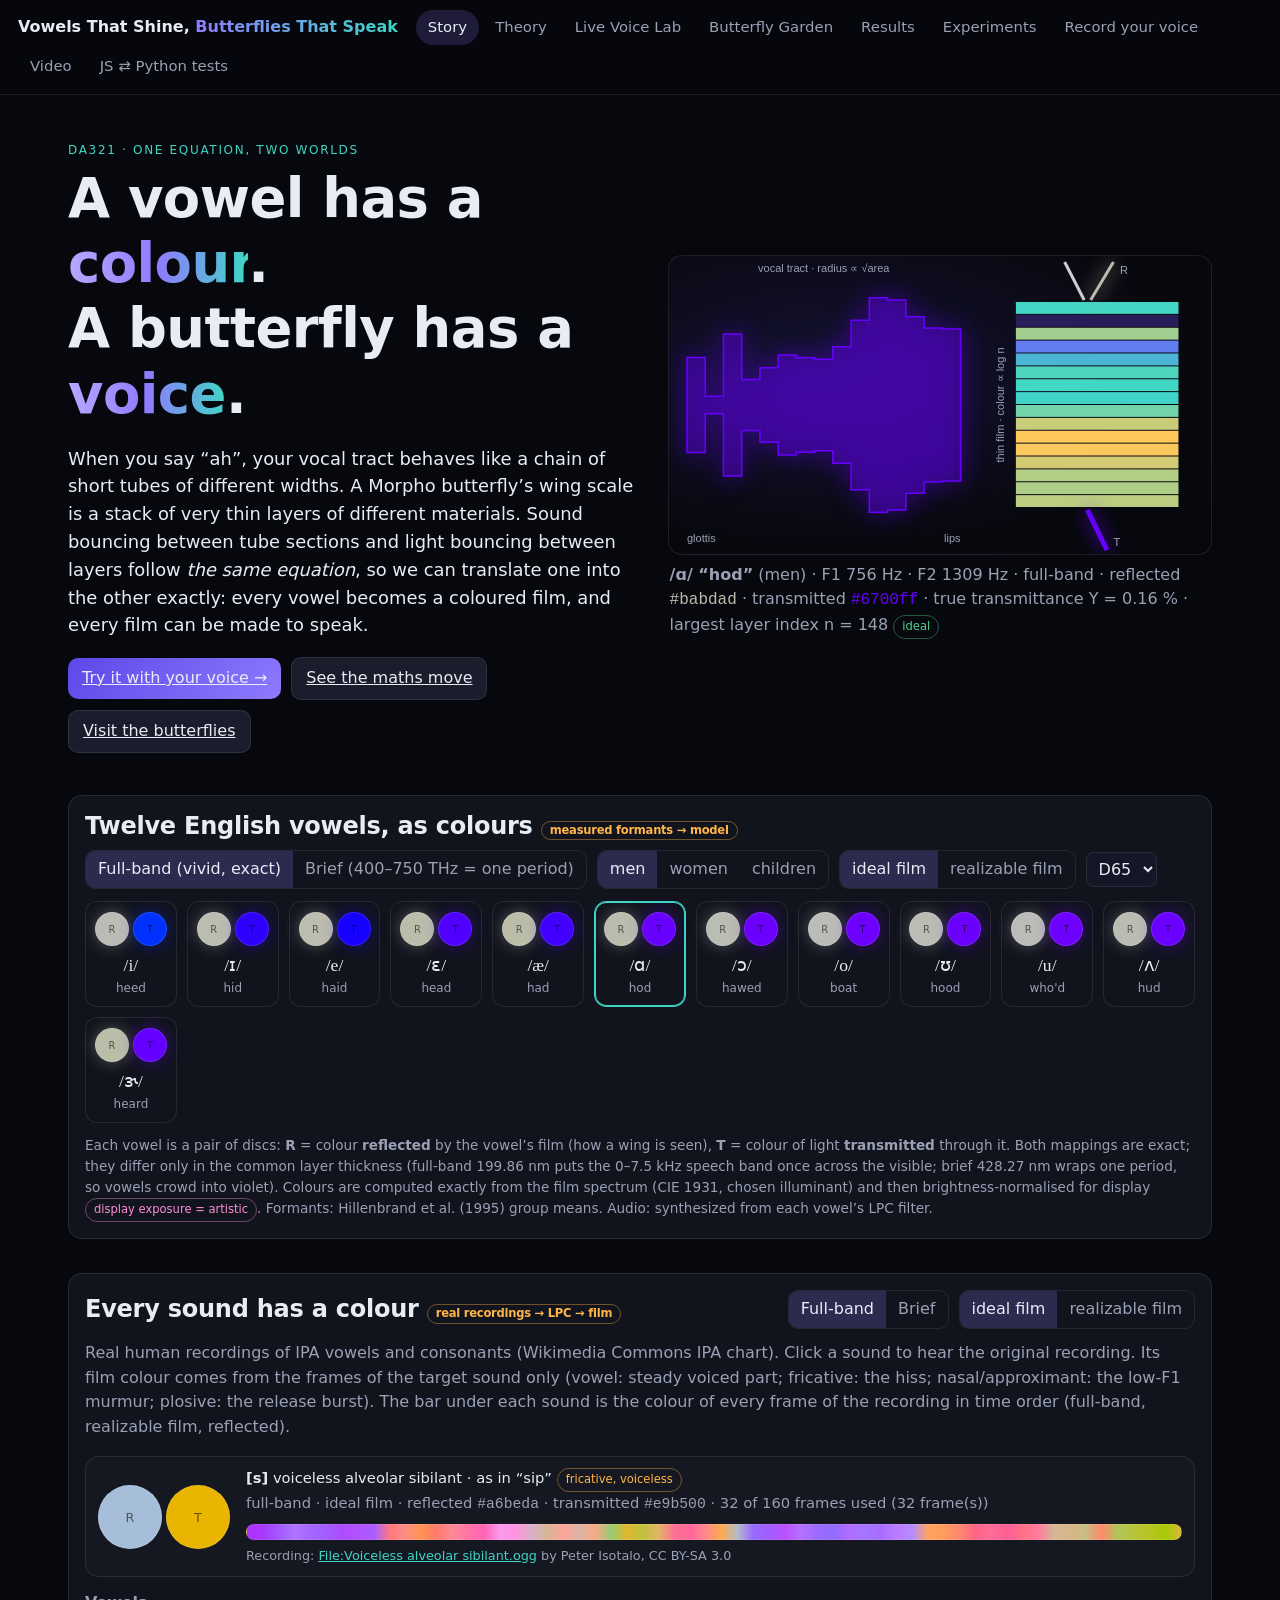
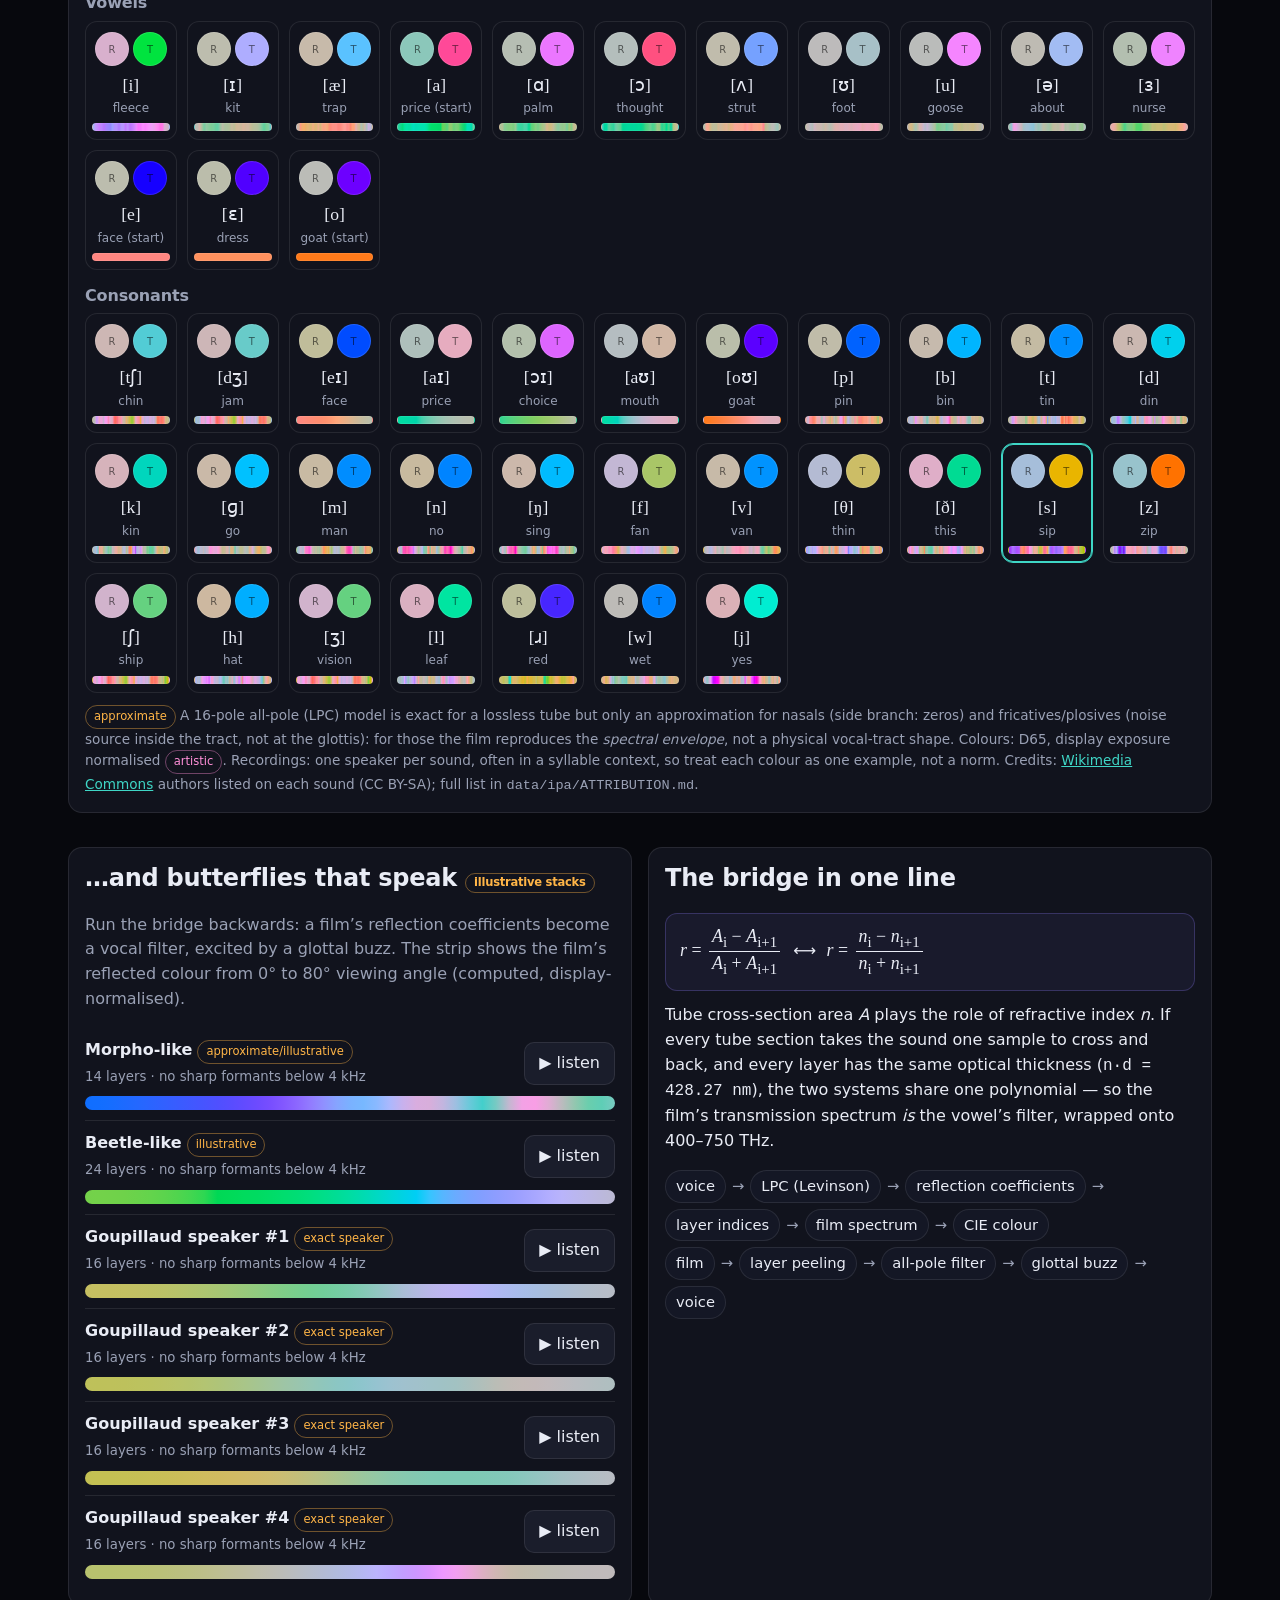
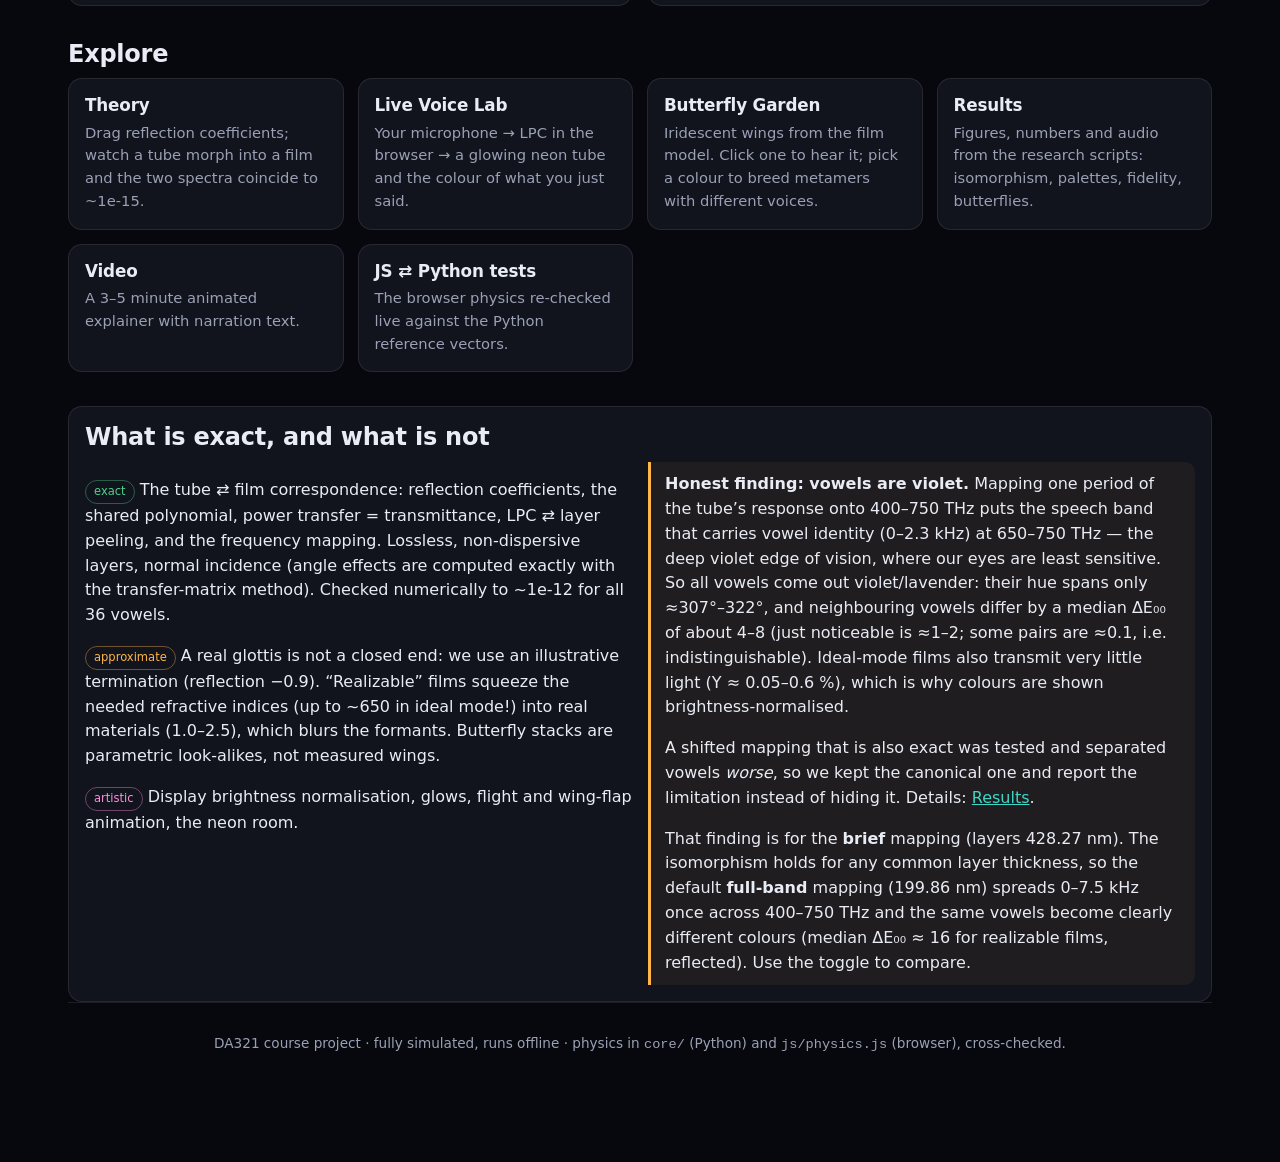
<file: web/index.html>
<!doctype html>
<html lang="en">
<head>
<meta charset="utf-8">
<meta name="viewport" content="width=device-width, initial-scale=1">
<title>Vowels That Shine</title>
<meta name="description" content="A vocal tract and a butterfly-wing thin film obey the same mathematics: every vowel has a colour, every film has a voice.">
<link rel="stylesheet" href="css/site.css">
<style>
  #hero-canvas { width: 100%; height: 300px; border-radius: var(--radius); border: 1px solid var(--line);
    background: radial-gradient(ellipse at 30% 40%, #151233 0%, #07080d 70%); display: block; }
  .swatches { display: grid; grid-template-columns: repeat(auto-fill, minmax(86px, 1fr)); gap: 10px; }
  .sw { appearance: none; border: 1px solid var(--line); background: #11131d; color: var(--text); border-radius: 12px;
    padding: 10px 6px 8px; cursor: pointer; font: inherit; text-align: center; transition: border-color .15s, transform .15s; }
  .sw:hover, .sw:focus-visible { border-color: var(--accent); transform: translateY(-2px); outline: none; }
  .sw.on { border-color: var(--accent-2); box-shadow: 0 0 0 1px var(--accent-2) inset; }
  .sw .dot { width: 46px; height: 46px; border-radius: 50%; margin: 0 auto 6px; position: relative; }
  .sw .dot b { position: absolute; right: -3px; bottom: -3px; width: 16px; height: 16px; border-radius: 50%; border: 2px solid #11131d; }
  .sw .pair { display: flex; justify-content: center; gap: 4px; margin: 0 auto 6px; }
  .sw .pair i { display: block; width: 34px; height: 34px; border-radius: 50%; font-style: normal; font-size: .62rem; line-height: 34px;
    color: rgba(0,0,0,.55); border: 1px solid rgba(255,255,255,.12); }
  .sw .ipa { font-family: "Cambria Math", "Segoe UI", serif; font-size: 1.1rem; }
  .sw .ex { font-size: 0.75rem; color: var(--muted); }
  .seg { display: inline-flex; border: 1px solid var(--line); border-radius: 10px; overflow: hidden; }
  .seg button { appearance: none; border: 0; background: transparent; color: var(--muted); padding: 6px 12px; cursor: pointer; font: inherit; }
  .seg button.on { background: rgba(143,123,255,0.22); color: var(--text); }
  .bfly { display: grid; grid-template-columns: 1fr auto; gap: 8px 12px; align-items: center; padding: 10px 0; border-bottom: 1px solid var(--line); }
  .bfly:last-child { border-bottom: 0; }
  .bfly .strip { height: 14px; border-radius: 7px; grid-column: 1 / -1; }
  .chain { display: flex; flex-wrap: wrap; gap: 6px; align-items: center; font-size: 0.92rem; }
  .chain span { background: #141725; border: 1px solid var(--line); border-radius: 999px; padding: 4px 10px; }
  .chain em { color: var(--muted); font-style: normal; }
  #now { min-height: 3.2em; }
</style>
</head>
<body>
<nav id="site-nav"></nav>
<main class="page">

  <section class="hero">
    <div>
      <p class="kicker">DA321 · one equation, two worlds</p>
      <h1>A vowel has a <span class="glow">colour</span>.<br>A butterfly has a <span class="glow">voice</span>.</h1>
      <p class="lead">When you say “ah”, your vocal tract behaves like a chain of short tubes of different widths.
        A Morpho butterfly’s wing scale is a stack of very thin layers of different materials.
        Sound bouncing between tube sections and light bouncing between layers follow <em>the same equation</em>,
        so we can translate one into the other exactly: every vowel becomes a coloured film, and every film can be made to speak.</p>
      <div class="row" style="margin-top:14px">
        <a class="btn primary" href="lab.html">Try it with your voice →</a>
        <a class="btn" href="theory.html">See the maths move</a>
        <a class="btn" href="garden.html">Visit the butterflies</a>
      </div>
    </div>
    <div>
      <canvas id="hero-canvas" aria-label="Selected vowel as a tube and as a thin-film stack"></canvas>
      <p id="now" class="muted" style="margin:8px 2px 0">Click a vowel below to hear it and see its tube and its film.</p>
    </div>
  </section>

  <section class="section panel">
    <div class="row" style="justify-content:space-between; margin-bottom:12px">
      <h2 style="margin:0">Twelve English vowels, as colours <span class="badge approx">measured formants → model</span></h2>
      <div class="row">
        <div class="seg" data-key="map" role="group" aria-label="Frequency mapping">
          <button data-v="full" class="on" title="layers 199.86 nm: 0–7.5 kHz spread once over 400–750 THz (CONTRACT §4b)">Full-band (vivid, exact)</button><button data-v="brief" title="layers 428.27 nm: one period on 400–750 THz (the brief's mapping)">Brief (400–750 THz = one period)</button>
        </div>
        <div class="seg" id="grp" role="group" aria-label="Speaker group">
          <button data-g="men" class="on">men</button><button data-g="women">women</button><button data-g="children">children</button>
        </div>
        <div class="seg" id="mode" data-key="mode" role="group" aria-label="Film mode">
          <button data-m="ideal" class="on" title="n ∝ area, any index (exact isomorphism)">ideal film</button>
          <button data-m="real" title="indices compressed into 1.0–2.5 (real materials)">realizable film</button>
        </div>
        <select id="ill" aria-label="Illuminant"><option>D65</option><option>A</option><option>F11</option><option>LED</option></select>
      </div>
    </div>
    <div class="swatches" id="swatches"></div>
    <p class="muted" style="font-size:.85rem; margin:12px 0 0">
      Each vowel is a pair of discs: <b>R</b> = colour <b>reflected</b> by the vowel’s film (how a wing is seen), <b>T</b> = colour
      of light <b>transmitted</b> through it. Both mappings are exact; they differ only in the common layer thickness
      (full-band 199.86 nm puts the 0–7.5 kHz speech band once across the visible; brief 428.27 nm wraps one period, so vowels crowd into violet).
      Colours are computed exactly from the film spectrum (CIE 1931, chosen illuminant) and then brightness-normalised for display
      <span class="badge art">display exposure = artistic</span>. Formants: Hillenbrand et al. (1995) group means. Audio: synthesized from each vowel’s LPC filter.
    </p>
  </section>


  <section class="section panel" id="sounds-sec">
    <div class="row" style="justify-content:space-between; margin-bottom:12px">
      <h2 style="margin:0">Every sound has a colour <span class="badge approx">real recordings → LPC → film</span></h2>
      <div class="row">
        <div class="seg" data-key="map" role="group" aria-label="Frequency mapping">
          <button data-v="full" class="on">Full-band</button><button data-v="brief">Brief</button>
        </div>
        <div class="seg" data-key="mode" role="group" aria-label="Film mode">
          <button data-v="ideal" class="on">ideal film</button><button data-v="real">realizable film</button>
        </div>
      </div>
    </div>
    <p class="muted" style="margin-top:0">Real human recordings of IPA vowels and consonants (Wikimedia Commons IPA chart).
      Click a sound to hear the original recording. Its film colour comes from the frames of the target sound only
      (vowel: steady voiced part; fricative: the hiss; nasal/approximant: the low-F1 murmur; plosive: the release burst).
      The bar under each sound is the colour of every frame of the recording in time order (full-band, realizable film, reflected).</p>
    <div id="snd-detail" class="snd-detail"></div>
    <h3 class="snd-h">Vowels</h3>
    <div class="swatches snd-grid" id="snd-vowels"></div>
    <h3 class="snd-h">Consonants</h3>
    <div class="swatches snd-grid" id="snd-cons"></div>
    <p class="muted" style="font-size:.85rem; margin:12px 0 0">
      <span class="badge approx">approximate</span> A 16-pole all-pole (LPC) model is exact for a lossless tube but only an
      approximation for nasals (side branch: zeros) and fricatives/plosives (noise source inside the tract, not at the glottis):
      for those the film reproduces the <em>spectral envelope</em>, not a physical vocal-tract shape. Colours: D65, display exposure
      normalised <span class="badge art">artistic</span>. Recordings: one speaker per sound, often in a syllable context, so treat each
      colour as one example, not a norm. Credits: <a href="https://commons.wikimedia.org/" rel="noopener">Wikimedia Commons</a> authors
      listed on each sound (CC BY-SA); full list in <span class="mono">data/ipa/ATTRIBUTION.md</span>.</p>
  </section>

  <section class="section split">
    <div class="panel">
      <h2 style="margin-top:0">…and butterflies that speak <span class="badge approx">illustrative stacks</span></h2>
      <p class="muted" style="margin-top:0">Run the bridge backwards: a film’s reflection coefficients become a vocal filter, excited by a glottal buzz.
        The strip shows the film’s reflected colour from 0° to 80° viewing angle (computed, display-normalised).</p>
      <div id="bflies"></div>
    </div>
    <div class="panel">
      <h2 style="margin-top:0">The bridge in one line</h2>
      <div class="eq" style="margin-bottom:12px">
        <span class="math"><i>r</i> = <span class="frac"><span><i>A</i><sub>i</sub> − <i>A</i><sub>i+1</sub></span><span><i>A</i><sub>i</sub> + <i>A</i><sub>i+1</sub></span></span></span>
        &nbsp;⟷&nbsp;
        <span class="math"><i>r</i> = <span class="frac"><span><i>n</i><sub>i</sub> − <i>n</i><sub>i+1</sub></span><span><i>n</i><sub>i</sub> + <i>n</i><sub>i+1</sub></span></span></span>
      </div>
      <p style="margin-top:0">Tube cross-section area <i>A</i> plays the role of refractive index <i>n</i>. If every tube section takes the sound
        one sample to cross and back, and every layer has the same optical thickness (<span class="mono">n·d = 428.27 nm</span>), the two
        systems share one polynomial — so the film’s transmission spectrum <em>is</em> the vowel’s filter, wrapped onto 400–750 THz.</p>
      <div class="chain"><span>voice</span><em>→</em><span>LPC (Levinson)</span><em>→</em><span>reflection coefficients</span><em>→</em><span>layer indices</span><em>→</em><span>film spectrum</span><em>→</em><span>CIE colour</span></div>
      <div class="chain" style="margin-top:6px"><span>film</span><em>→</em><span>layer peeling</span><em>→</em><span>all-pole filter</span><em>→</em><span>glottal buzz</span><em>→</em><span>voice</span></div>
    </div>
  </section>

  <section class="section">
    <h2>Explore</h2>
    <div class="cards">
      <a class="card" href="theory.html"><h3>Theory</h3><p>Drag reflection coefficients; watch a tube morph into a film and the two spectra coincide to ~1e‑15.</p></a>
      <a class="card" href="lab.html"><h3>Live Voice Lab</h3><p>Your microphone → LPC in the browser → a glowing neon tube and the colour of what you just said.</p></a>
      <a class="card" href="garden.html"><h3>Butterfly Garden</h3><p>Iridescent wings from the film model. Click one to hear it; pick a colour to breed metamers with different voices.</p></a>
      <a class="card" href="results.html"><h3>Results</h3><p>Figures, numbers and audio from the research scripts: isomorphism, palettes, fidelity, butterflies.</p></a>
      <a class="card" href="video.html"><h3>Video</h3><p>A 3–5 minute animated explainer with narration text.</p></a>
      <a class="card" href="tests.html"><h3>JS ⇄ Python tests</h3><p>The browser physics re-checked live against the Python reference vectors.</p></a>
    </div>
  </section>

  <section class="section panel">
    <h2 style="margin-top:0">What is exact, and what is not</h2>
    <div class="split">
      <div>
        <p><span class="badge exact">exact</span> The tube ⇄ film correspondence: reflection coefficients, the shared polynomial, power transfer = transmittance,
          LPC ⇄ layer peeling, and the frequency mapping. Lossless, non-dispersive layers, normal incidence (angle effects are computed exactly with
          the transfer-matrix method). Checked numerically to ~1e‑12 for all 36 vowels.</p>
        <p><span class="badge approx">approximate</span> A real glottis is not a closed end: we use an illustrative termination (reflection −0.9).
          “Realizable” films squeeze the needed refractive indices (up to ~650 in ideal mode!) into real materials (1.0–2.5), which blurs the formants.
          Butterfly stacks are parametric look-alikes, not measured wings.</p>
        <p><span class="badge art">artistic</span> Display brightness normalisation, glows, flight and wing-flap animation, the neon room.</p>
      </div>
      <div class="note">
        <p style="margin-top:0"><b>Honest finding: vowels are violet.</b> Mapping one period of the tube’s response onto 400–750 THz puts the speech band
          that carries vowel identity (0–2.3 kHz) at 650–750 THz — the deep violet edge of vision, where our eyes are least sensitive.
          So all vowels come out violet/lavender: their hue spans only ≈307°–322°, and neighbouring vowels differ by a median ΔE₀₀ of about 4–8
          (just noticeable is ≈1–2; some pairs are ≈0.1, i.e. indistinguishable). Ideal-mode films also transmit very little light (Y ≈ 0.05–0.6 %), which is
          why colours are shown brightness-normalised.</p>
        <p style="margin-bottom:0">A shifted mapping that is also exact was tested and separated vowels <em>worse</em>, so we kept the canonical one
          and report the limitation instead of hiding it. Details: <a href="results.html">Results</a>.</p>
        <p style="margin-bottom:0">That finding is for the <b>brief</b> mapping (layers 428.27 nm). The isomorphism holds for any common layer
          thickness, so the default <b>full-band</b> mapping (199.86 nm) spreads 0–7.5 kHz once across 400–750 THz and the same vowels
          become clearly different colours (median ΔE₀₀ ≈ 16 for realizable films, reflected). Use the toggle to compare.</p>
      </div>
    </div>
  </section>

  <footer class="site">DA321 course project · fully simulated, runs offline · physics in <span class="mono">core/</span> (Python) and <span class="mono">js/physics.js</span> (browser), cross-checked.</footer>
</main>
<script type="module" src="js/nav.js"></script>
<script type="module" src="js/index.js"></script>
</body>
</html>
</file>
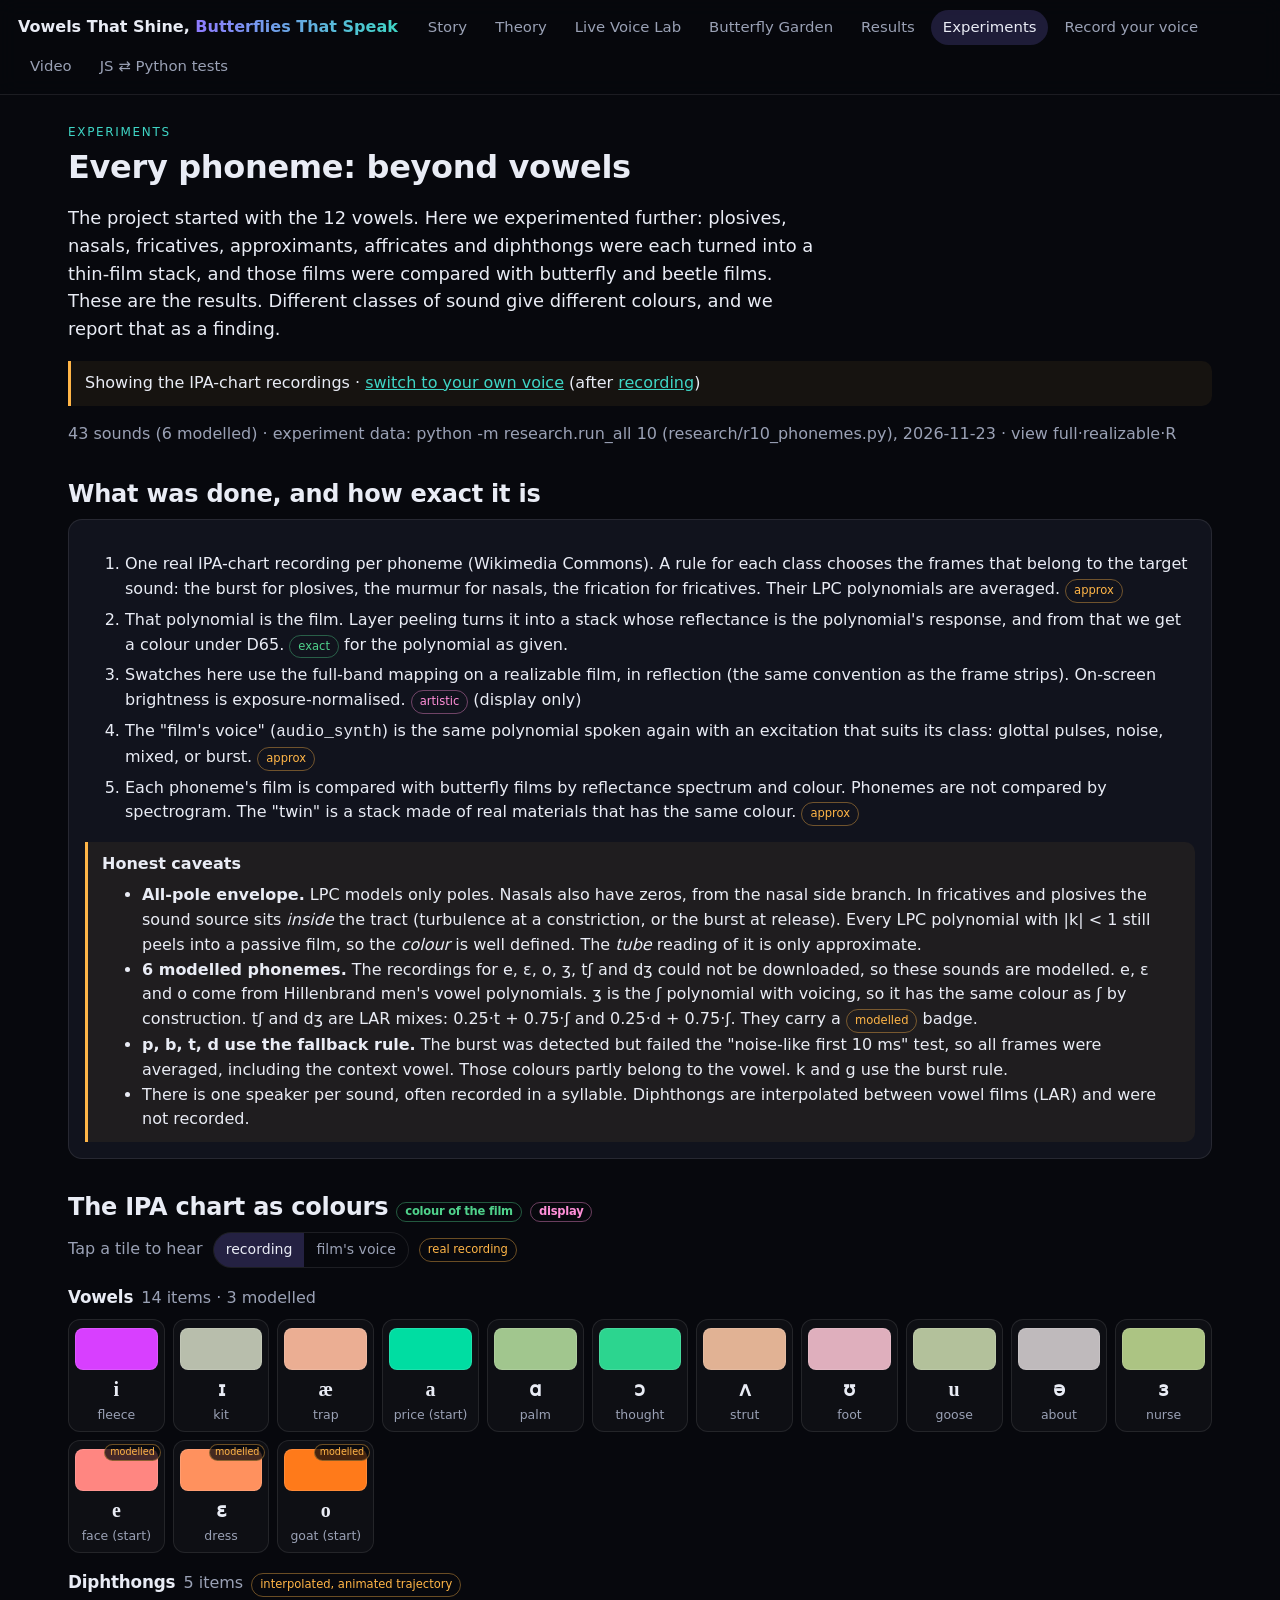
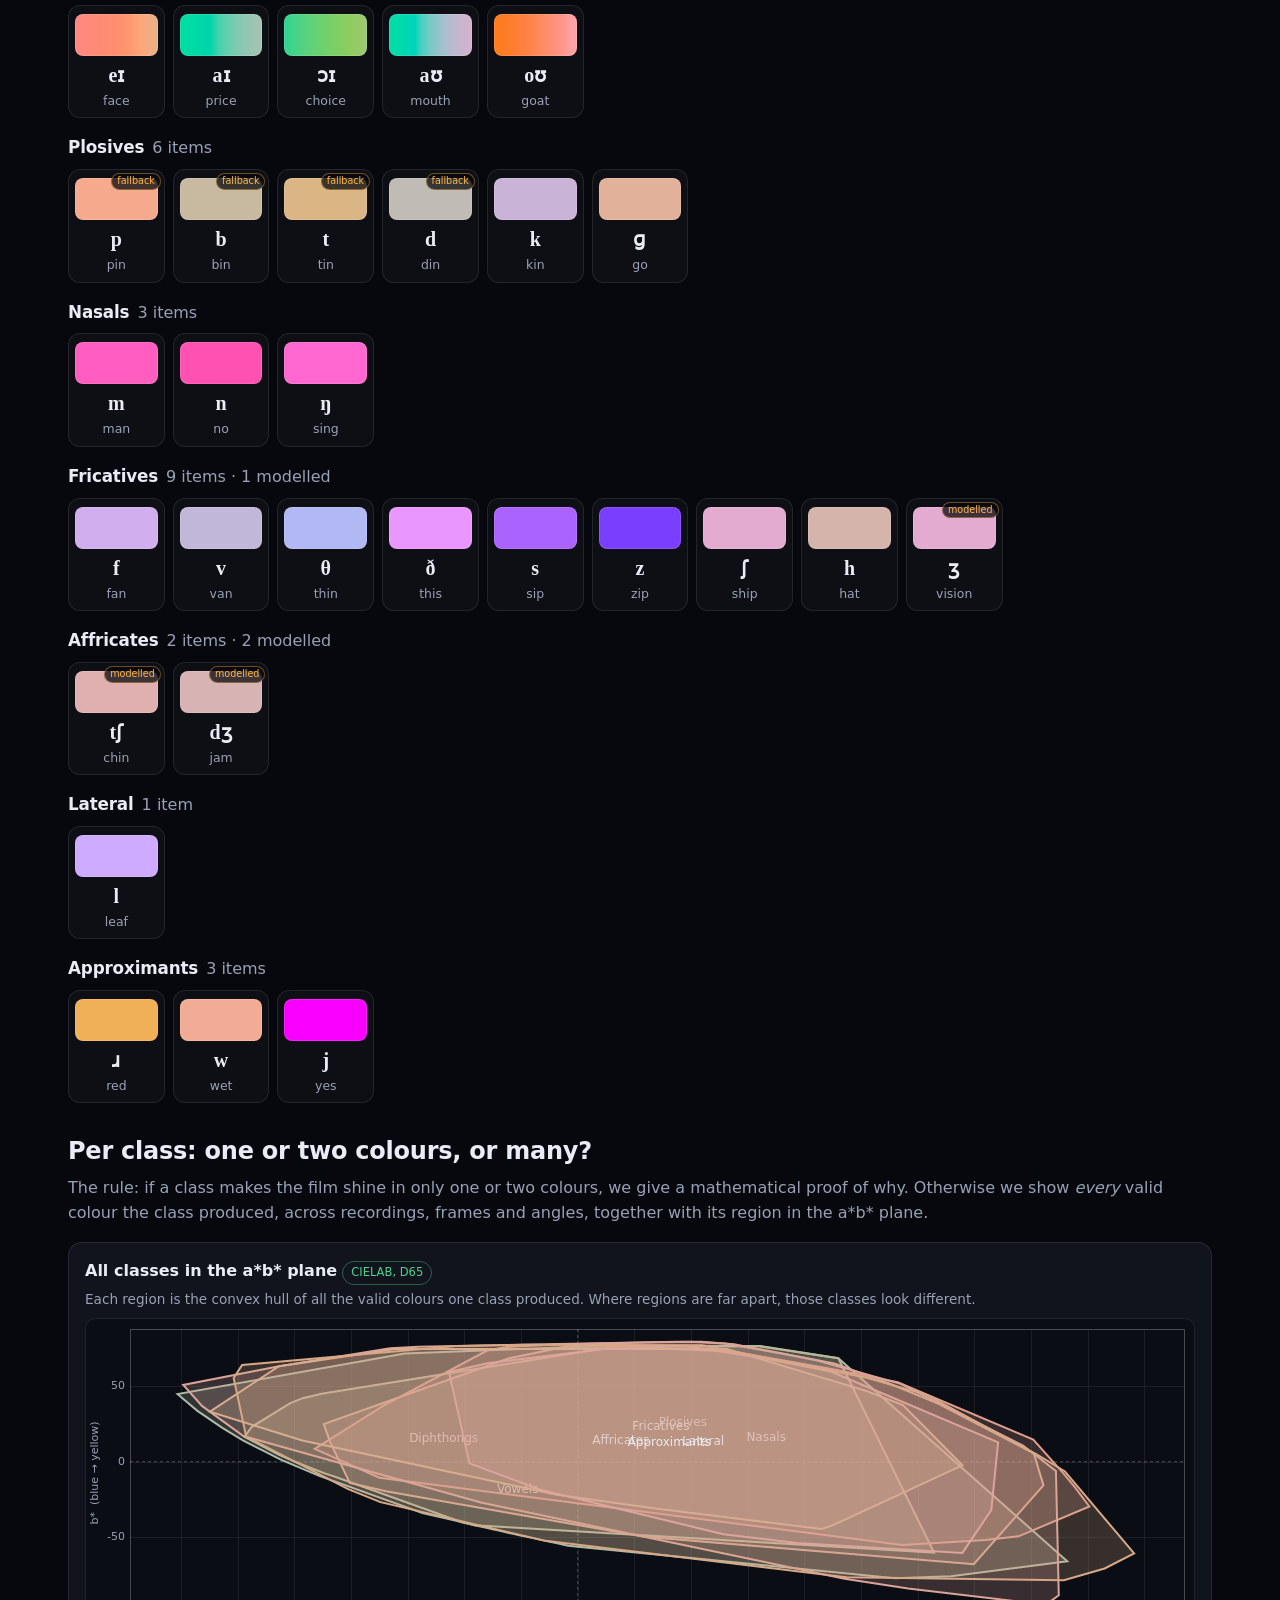
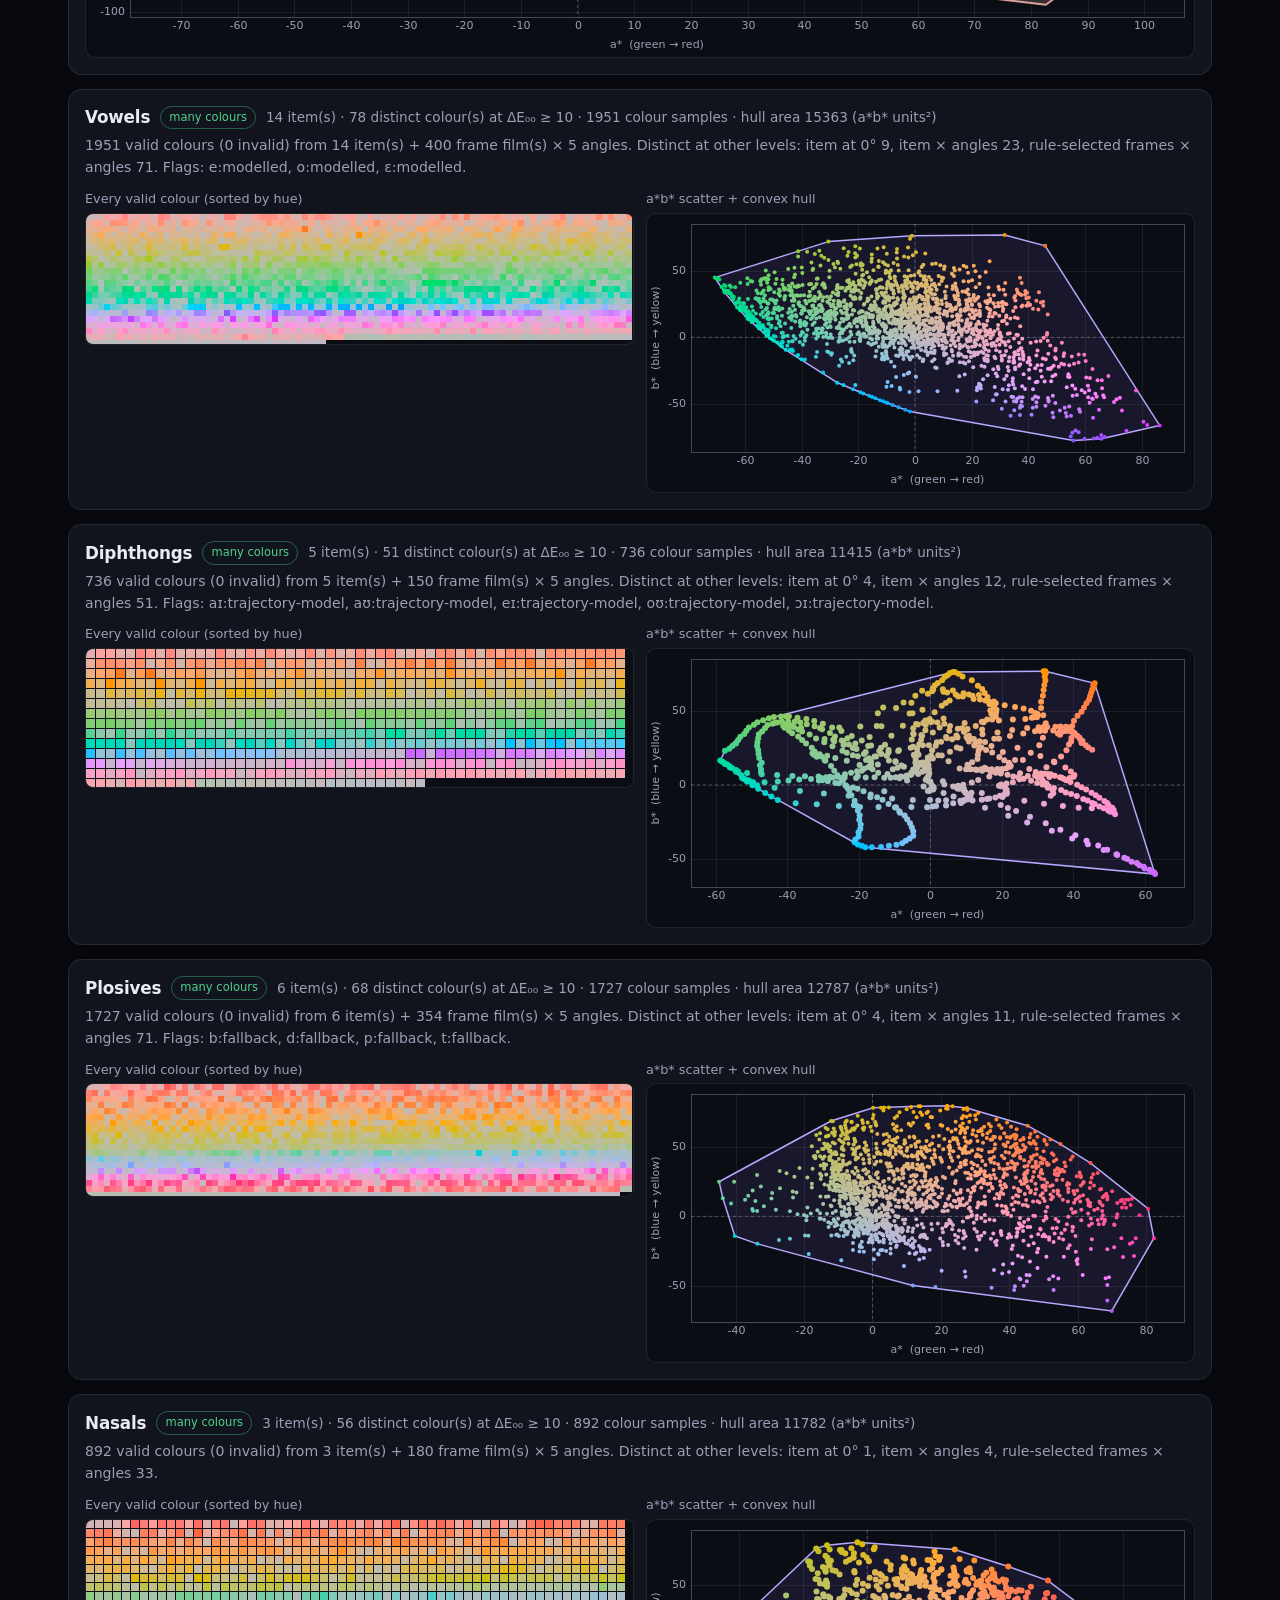
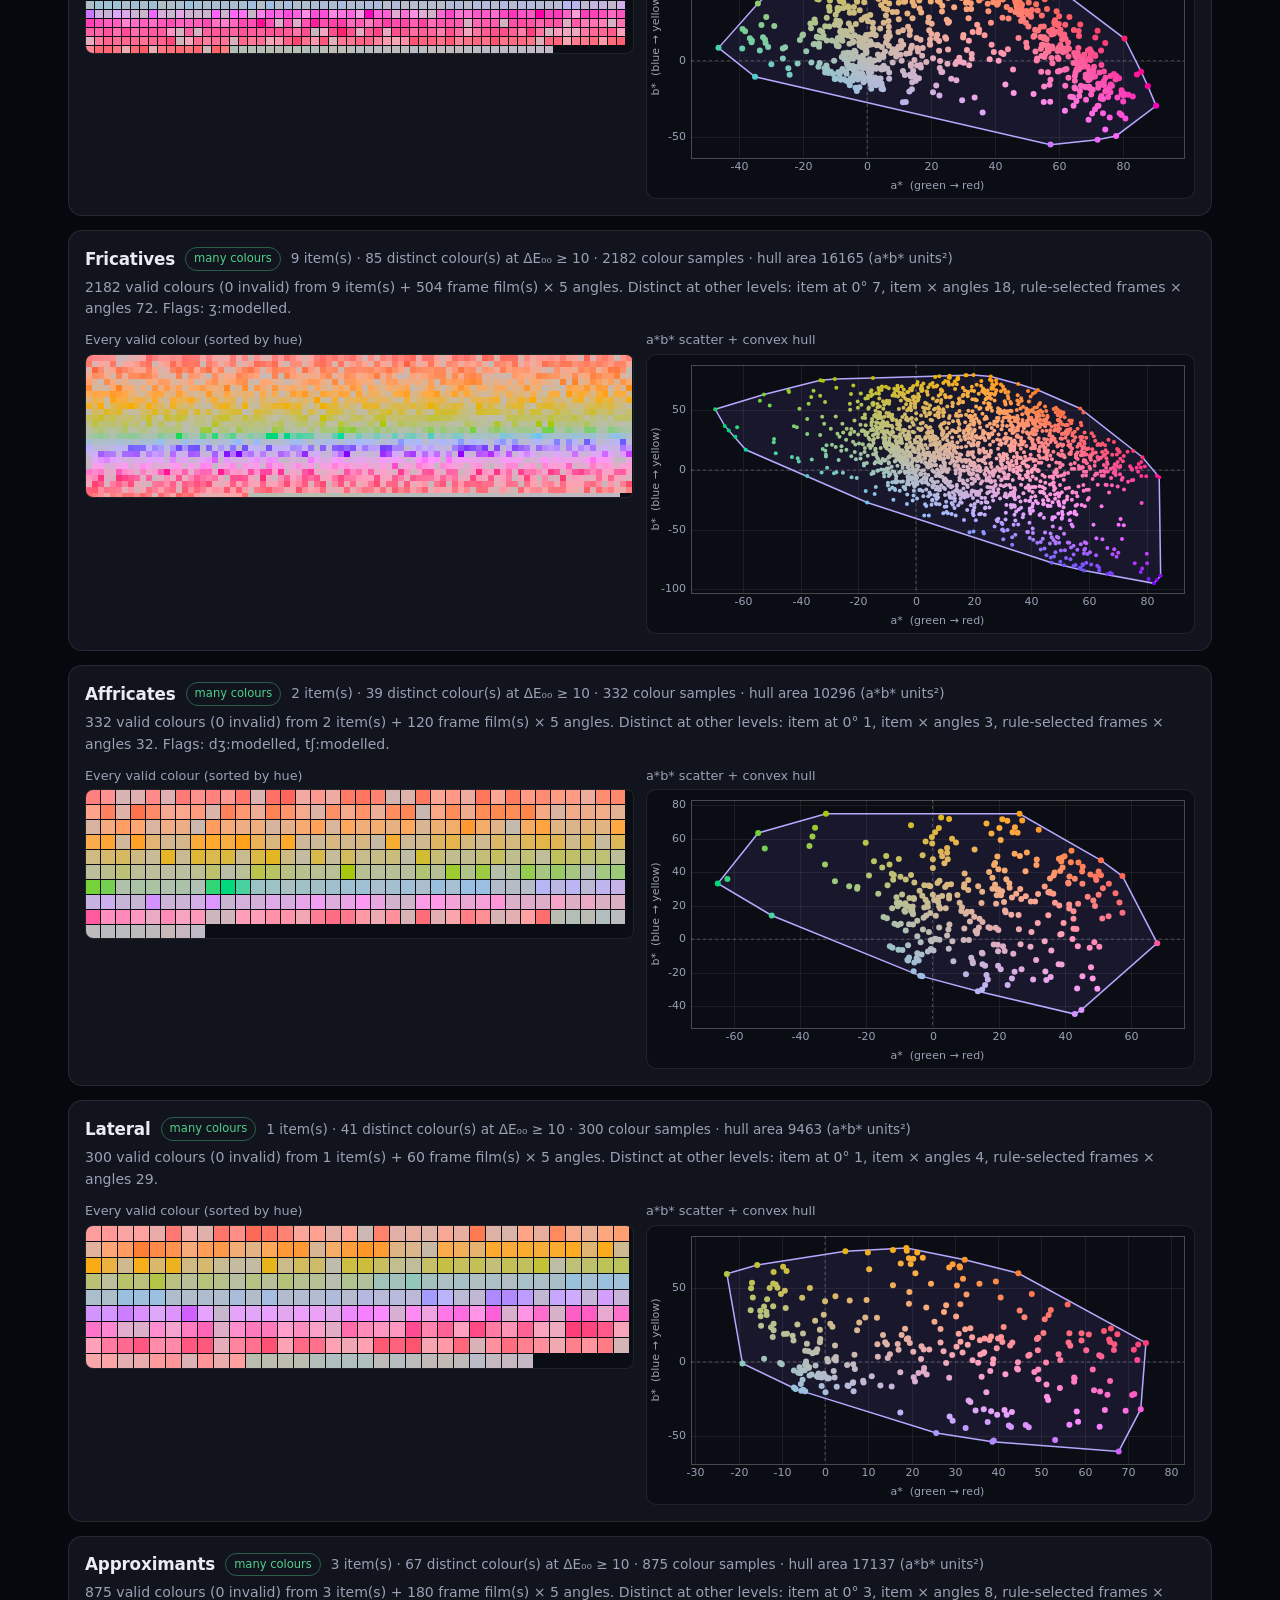
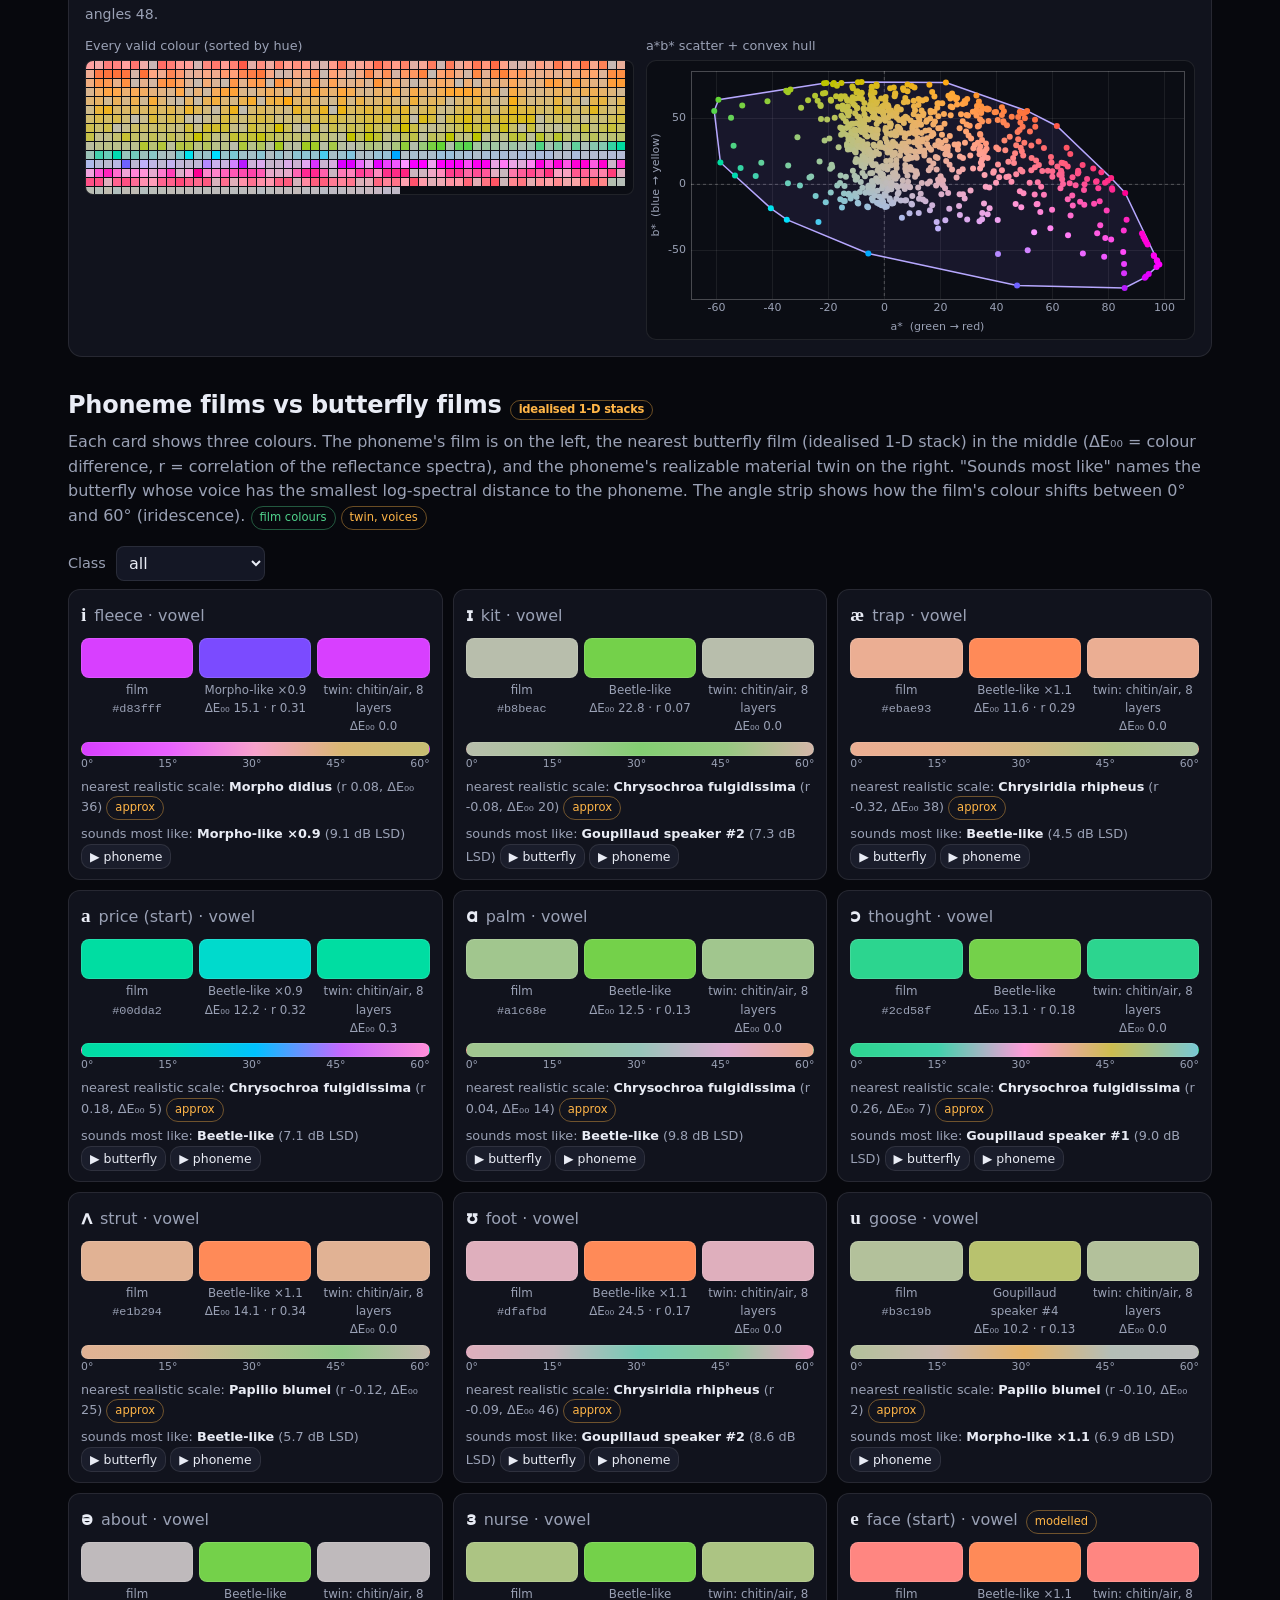
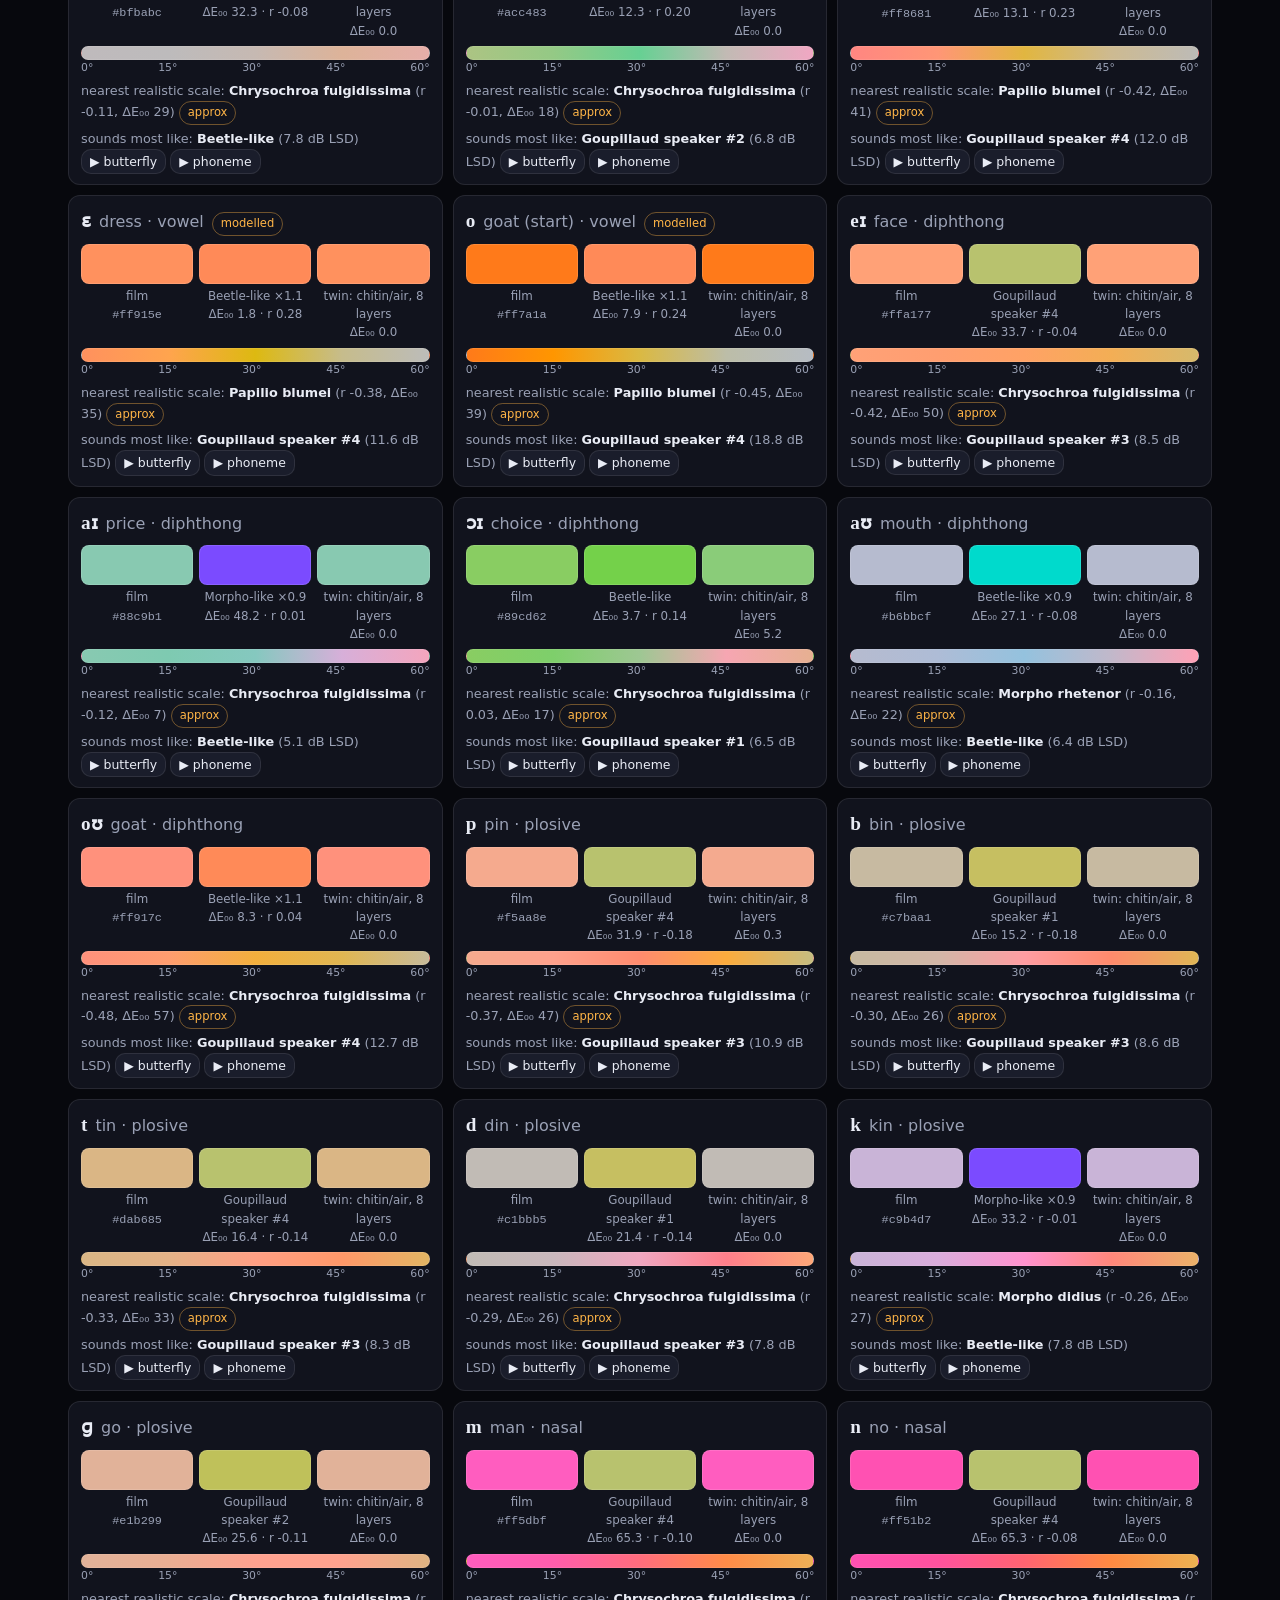
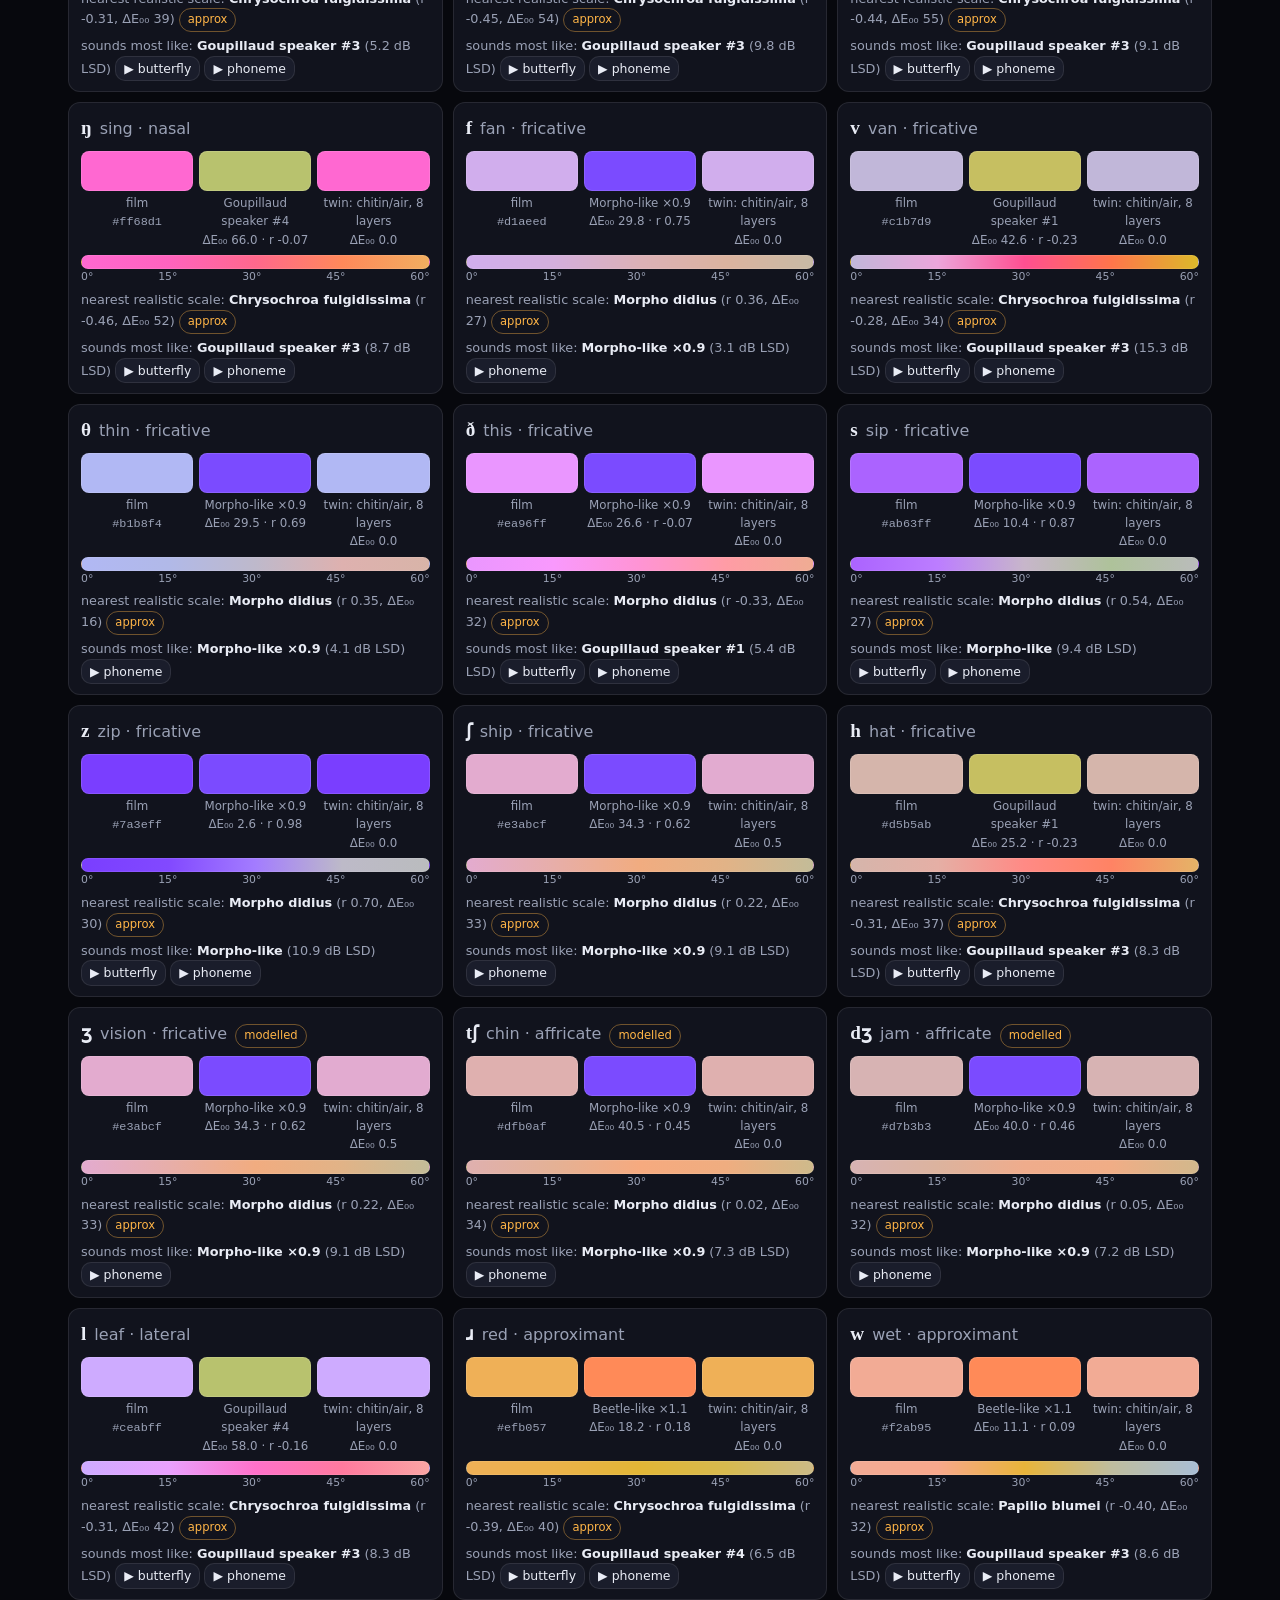
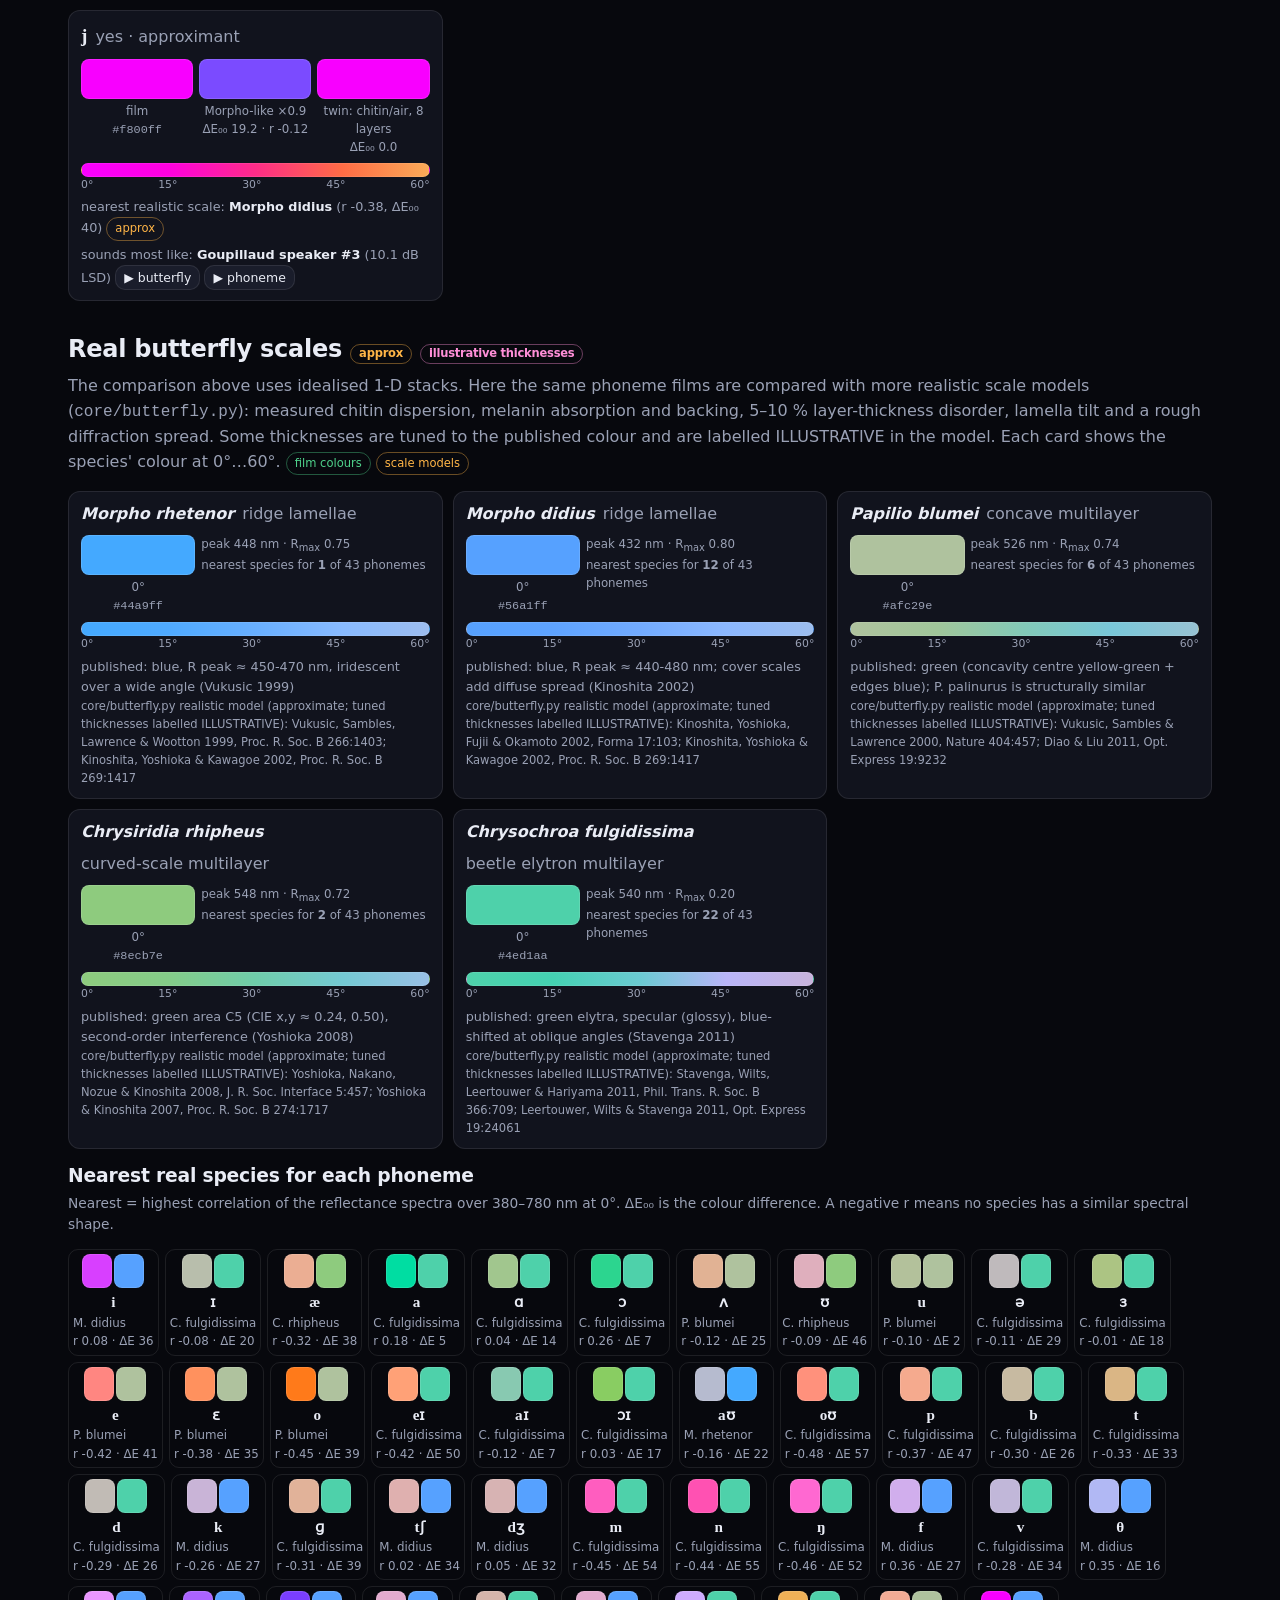
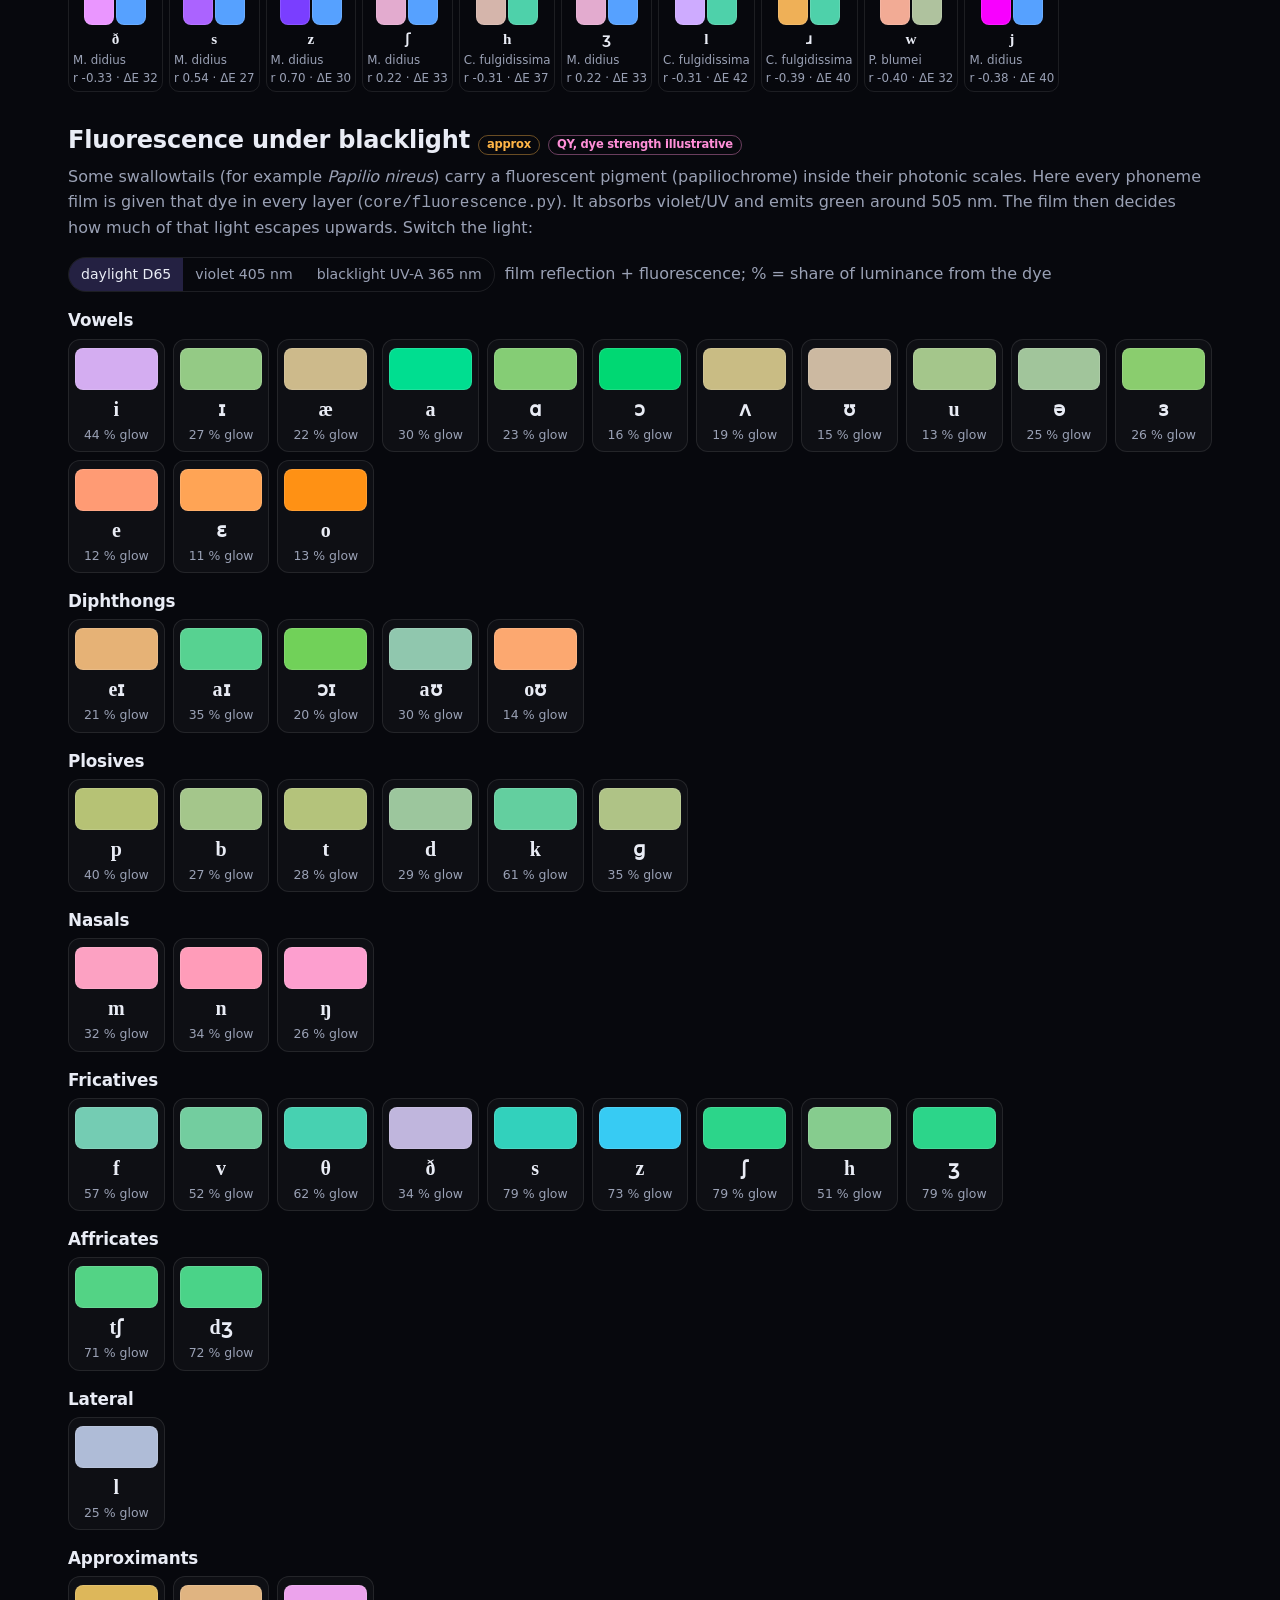
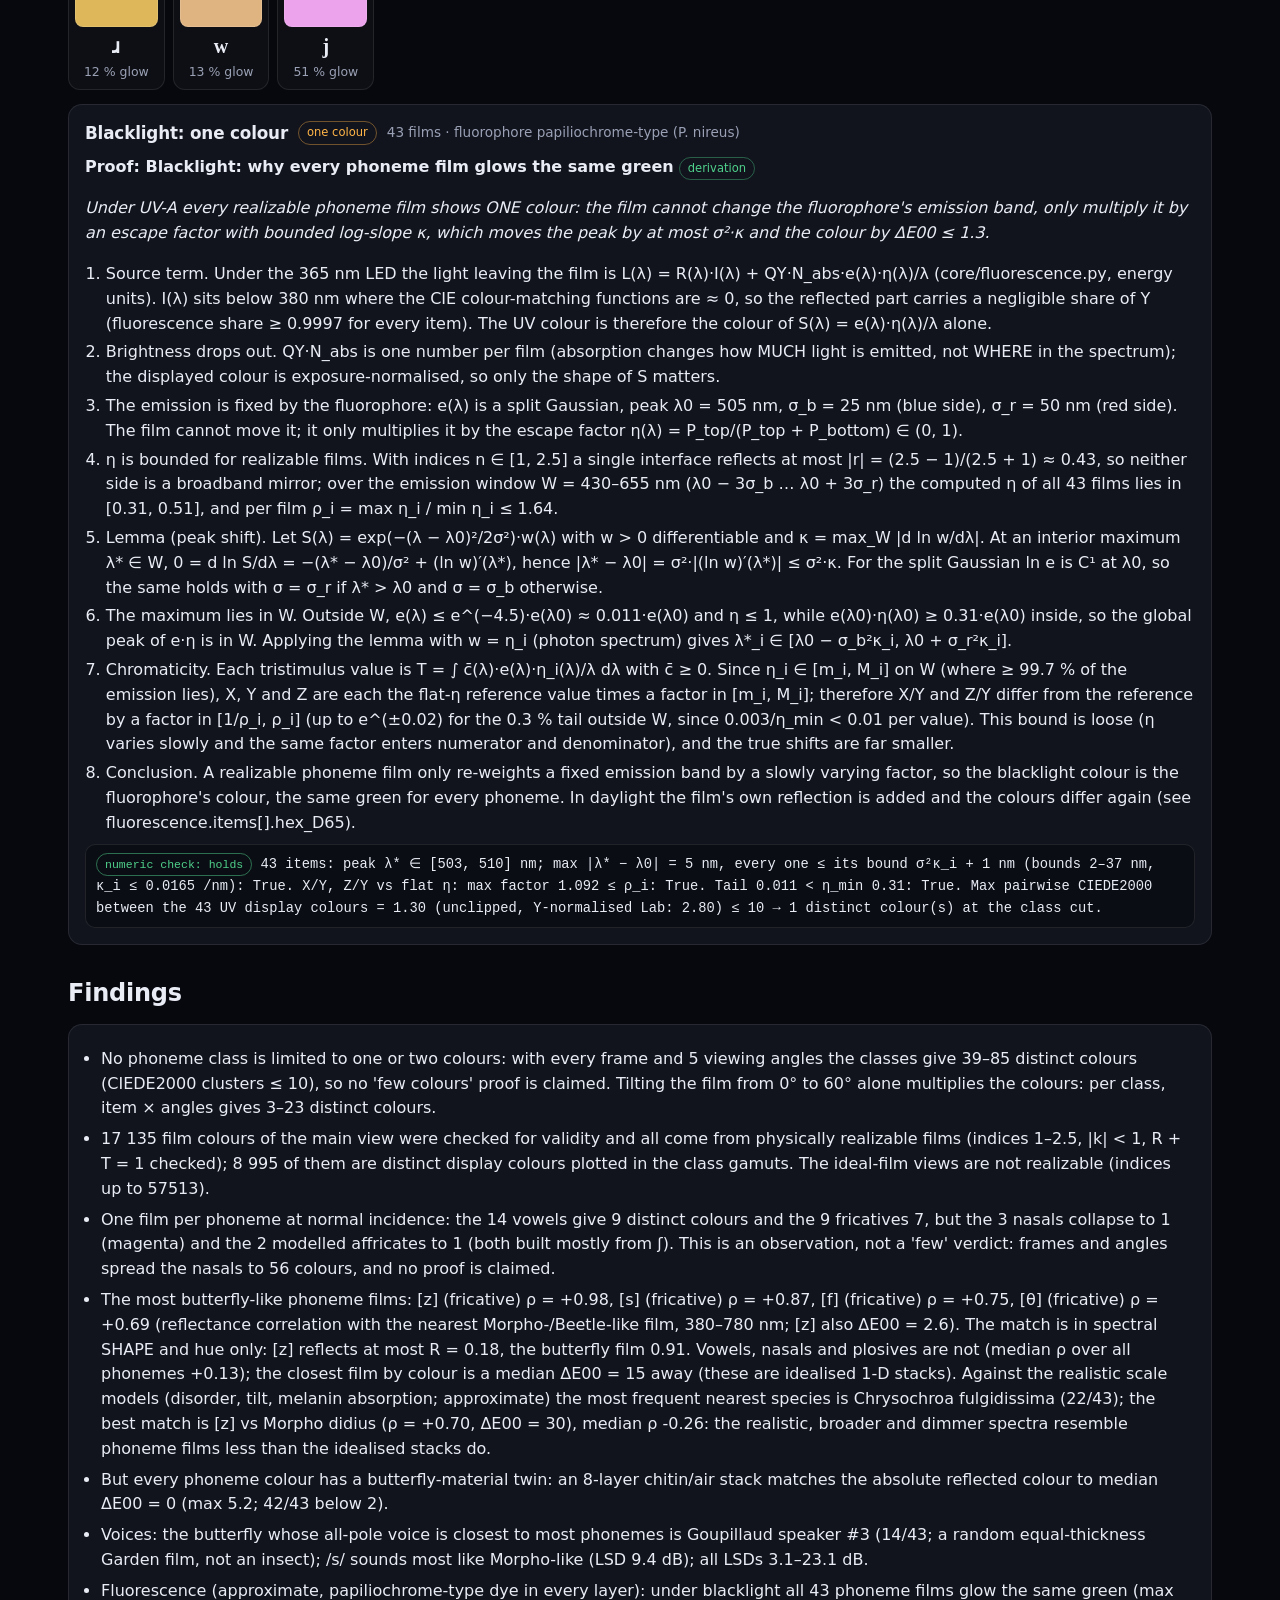
<file: web/experiments.html>
<!doctype html>
<html lang="en">
<head>
<meta charset="utf-8">
<meta name="viewport" content="width=device-width, initial-scale=1">
<title>Experiments: every phoneme</title>
<meta name="description" content="Beyond vowels: consonants, affricates and diphthongs as thin films, compared with butterfly films.">
<link rel="stylesheet" href="css/site.css">
<style>
  .seg { display: inline-flex; border: 1px solid var(--line); border-radius: 999px; overflow: hidden; }
  .seg button { appearance: none; border: 0; background: transparent; color: var(--muted); padding: 6px 12px; font: inherit; font-size: .88rem; cursor: pointer; }
  .seg button.on { background: rgba(143,123,255,.22); color: var(--text); }
  .cls-h { margin: 18px 0 8px; display: flex; gap: 8px; align-items: baseline; flex-wrap: wrap; }
  .cls-h h3 { margin: 0; font-size: 1.05rem; }
  .tiles { display: grid; grid-template-columns: repeat(auto-fill, minmax(92px, 1fr)); gap: 8px; }
  .tile { appearance: none; font: inherit; color: var(--text); text-align: center; cursor: pointer; padding: 8px 6px 7px;
    background: rgba(255,255,255,.03); border: 1px solid var(--line); border-radius: 12px; min-width: 0; position: relative; }
  .tile:hover, .tile.on { border-color: var(--accent); }
  .tile.playing { box-shadow: 0 0 0 2px var(--accent-2); }
  .tile .sw { height: 42px; border-radius: 8px; border: 1px solid rgba(255,255,255,.12); }
  .tile .sym { font-size: 1.25rem; font-weight: 650; margin-top: 4px; font-family: "Charis SIL", "Doulos SIL", "Times New Roman", serif; }
  .tile .ex { font-size: .78rem; color: var(--muted); overflow: hidden; text-overflow: ellipsis; white-space: nowrap; }
  .tile .badge { position: absolute; top: 3px; right: 3px; font-size: .6rem; padding: 0 5px; background: rgba(7,8,13,.75); }
  .sw.traj { background-size: 300% 100% !important; animation: slide 4s ease-in-out infinite alternate; }
  @keyframes slide { from { background-position: 0% 0; } to { background-position: 100% 0; } }
  @media (prefers-reduced-motion: reduce) { .sw.traj { animation: none; background-size: 100% 100% !important; } }
  #detail { margin-top: 12px; }
  .verdict { margin-top: 14px; }
  .verdict h3 { margin: 0; font-size: 1.05rem; }
  .proof ol { padding-left: 1.3em; margin: 8px 0; }
  .proof li { margin: 4px 0; }
  .proof .claim { font-style: italic; }
  .check { font-family: var(--mono); font-size: .86rem; background: #0b0d14; border: 1px solid var(--line); border-radius: 10px; padding: 8px 10px; overflow-x: auto; }
  .badge.pass { color: var(--ok); border-color: rgba(79,209,139,.5); }
  .badge.fail { color: var(--bad); border-color: rgba(255,107,107,.5); }
  .two { display: grid; grid-template-columns: repeat(2, minmax(0, 1fr)); gap: 12px; margin-top: 10px; }
  @media (max-width: 760px) { .two { grid-template-columns: 1fr; } }
  canvas.mosaic { display: block; width: 100%; border-radius: 8px; border: 1px solid var(--line); background: #0b0d14; }
  canvas.ab { height: 280px; }
  #overview { height: 340px; }
  .bcards { display: grid; grid-template-columns: repeat(auto-fill, minmax(290px, 1fr)); gap: 10px; }
  .bcard { background: var(--panel); border: 1px solid var(--line); border-radius: 12px; padding: 10px 12px; min-width: 0; }
  .bcard .top { display: flex; gap: 8px; align-items: baseline; flex-wrap: wrap; }
  .bcard .sym { font-size: 1.2rem; font-weight: 650; font-family: "Charis SIL", "Times New Roman", serif; }
  .cmp { display: grid; grid-template-columns: repeat(3, minmax(0, 1fr)); gap: 6px; margin: 8px 0 6px; }
  .cmp > div { text-align: center; font-size: .74rem; color: var(--muted); min-width: 0; overflow-wrap: anywhere; }
  .cmp i { display: block; height: 40px; border-radius: 8px; border: 1px solid rgba(255,255,255,.12); margin-bottom: 3px; }
  .angles { height: 14px; border-radius: 7px; border: 1px solid var(--line); }
  .angle-lbl { display: flex; justify-content: space-between; font-size: .68rem; color: var(--muted); }
  .kv { font-size: .8rem; color: var(--muted); }
  .kv b { color: var(--text); font-weight: 600; }
  .figs { display: grid; grid-template-columns: repeat(auto-fill, minmax(280px, 1fr)); gap: 12px; }
  figure.fig { margin: 0; background: var(--panel); border: 1px solid var(--line); border-radius: var(--radius); overflow: hidden; }
  figure.fig img { width: 100%; display: block; background: #fff; }
  figure.fig figcaption { padding: 8px 10px; font-size: .86rem; color: var(--muted); }
  ul.findings li { margin: 6px 0; }
  .chips { display: flex; flex-wrap: wrap; gap: 6px; margin-top: 10px; }
  .chip { display: inline-flex; flex-direction: column; align-items: center; min-width: 44px; padding: 4px; border: 1px solid var(--line); border-radius: 10px; font-size: .74rem; color: var(--muted); }
  .chip i { width: 34px; height: 34px; border-radius: 8px; border: 1px solid rgba(255,255,255,.12); margin-bottom: 2px; }
  .chip b { color: var(--text); font-size: .95rem; font-family: "Charis SIL", "Times New Roman", serif; }
  .chip.miss i { background: repeating-linear-gradient(45deg, #222 0 4px, #333 4px 8px); }
  .chip.gap { border: 0; min-width: 10px; }
  .chip.now { border-color: var(--accent-2); }
  #word-bar { height: 28px; border-radius: 10px; border: 1px solid var(--line); margin-top: 10px; }
  #word { width: min(100%, 360px); }
  details.warn summary { cursor: pointer; color: var(--muted); font-size: .85rem; }
  details.warn ul { font-size: .8rem; color: var(--muted); }
  .intro-list li { margin: 5px 0; }
  .sent { margin: 10px 0; } .ribbon { display: flex; height: 34px; border-radius: 6px; overflow: hidden; margin-top: 4px; }
  .ribbon i { flex: 1; }
</style>
</head>
<body>
<nav id="site-nav"></nav>
<main class="page">
  <p class="kicker">Experiments</p>
  <h1 style="margin:0 0 8px">Every phoneme: beyond vowels</h1>
  <p class="lead">The project started with the 12 vowels. Here we experimented further: plosives, nasals, fricatives,
    approximants, affricates and diphthongs were each turned into a thin-film stack, and those films were compared with
    butterfly and beetle films. These are the results. Different classes of sound give different colours, and we
    report that as a finding.</p>
  <p class="note" id="voice-toggle"></p>
  <p class="muted" id="meta">Loading…</p>

  <section class="section" id="sec-intro">
    <h2>What was done, and how exact it is</h2>
    <div class="panel">
      <ol class="intro-list">
        <li>One real IPA-chart recording per phoneme (Wikimedia Commons). A rule for each class chooses the frames that belong to the
          target sound: the burst for plosives, the murmur for nasals, the frication for fricatives. Their LPC polynomials are averaged.
          <span class="badge approx">approx</span></li>
        <li>That polynomial is the film. Layer peeling turns it into a stack whose reflectance is the polynomial's response, and from that
          we get a colour under D65. <span class="badge exact">exact</span> for the polynomial as given.</li>
        <li>Swatches here use the full-band mapping on a realizable film, in reflection (the same convention as the frame strips). On-screen
          brightness is exposure-normalised. <span class="badge art">artistic</span> (display only)</li>
        <li>The "film's voice" (<span class="mono">audio_synth</span>) is the same polynomial spoken again with an excitation that suits its class:
          glottal pulses, noise, mixed, or burst. <span class="badge approx">approx</span></li>
        <li>Each phoneme's film is compared with butterfly films by reflectance spectrum and colour. Phonemes are not compared by spectrogram.
          The "twin" is a stack made of real materials that has the same colour. <span class="badge approx">approx</span></li>
      </ol>
      <div class="note" style="margin-top:10px">
        <b>Honest caveats</b>
        <ul style="margin:6px 0 0">
          <li><b>All-pole envelope.</b> LPC models only poles. Nasals also have zeros, from the nasal side branch. In fricatives and plosives the
            sound source sits <i>inside</i> the tract (turbulence at a constriction, or the burst at release). Every LPC polynomial with |k| &lt; 1
            still peels into a passive film, so the <i>colour</i> is well defined. The <i>tube</i> reading of it is only approximate.</li>
          <li><b>6 modelled phonemes.</b> The recordings for e, ɛ, o, ʒ, tʃ and dʒ could not be downloaded, so these sounds are modelled.
            e, ɛ and o come from Hillenbrand men's vowel polynomials. ʒ is the ʃ polynomial with voicing, so it has the same colour as ʃ by construction.
            tʃ and dʒ are LAR mixes: 0.25·t + 0.75·ʃ and 0.25·d + 0.75·ʃ. They carry a <span class="badge approx">modelled</span> badge.</li>
          <li><b>p, b, t, d use the fallback rule.</b> The burst was detected but failed the "noise-like first 10 ms" test, so all frames were averaged,
            including the context vowel. Those colours partly belong to the vowel. k and g use the burst rule.</li>
          <li>There is one speaker per sound, often recorded in a syllable. Diphthongs are interpolated between vowel films (LAR) and were not recorded.</li>
        </ul>
      </div>
    </div>
  </section>

  <section class="section" id="sec-sent" hidden>
    <h2>Your sentences as colour ribbons <span class="badge exact">colour of each 32 ms film</span></h2>
    <p class="muted">Every 16 ms frame of the sentence → LPC → film → its colour, left to right in time.</p>
    <div id="sentences"></div>
  </section>

  <section class="section" id="sec-chart">
    <h2>The IPA chart as colours <span class="badge exact">colour of the film</span> <span class="badge art">display</span></h2>
    <div class="row" style="margin-bottom:6px">
      <span class="muted">Tap a tile to hear</span>
      <div class="seg" id="voice-seg" role="group" aria-label="audio source">
        <button data-v="rec" class="on">recording</button><button data-v="synth">film's voice</button>
      </div>
      <span class="badge approx" id="voice-badge">real recording</span>
    </div>
    <div id="chart"><div class="empty">Loading sounds…</div></div>
    <div id="detail"></div>
  </section>

  <section class="section" id="sec-classes">
    <h2>Per class: one or two colours, or many?</h2>
    <p class="muted" style="margin-top:0">The rule: if a class makes the film shine in only one or two colours, we give a mathematical proof of why. Otherwise we show
      <i>every</i> valid colour the class produced, across recordings, frames and angles, together with its region in the a*b* plane.</p>
    <div id="classes"><div class="empty">Loading…</div></div>
  </section>

  <section class="section" id="sec-bfly">
    <h2>Phoneme films vs butterfly films <span class="badge approx">idealised 1-D stacks</span></h2>
    <p class="muted" style="margin-top:0">Each card shows three colours. The phoneme's film is on the left, the nearest butterfly film (idealised 1-D stack) in the middle (ΔE₀₀ = colour difference, r = correlation of the reflectance spectra),
      and the phoneme's realizable material twin on the right. "Sounds most like" names the butterfly whose voice has the smallest log-spectral distance to the phoneme. The angle strip
      shows how the film's colour shifts between 0° and 60° (iridescence). <span class="badge exact">film colours</span> <span class="badge approx">twin, voices</span></p>
    <div class="row" style="margin-bottom:8px"><label for="bfly-class">Class</label> <select id="bfly-class"><option value="">all</option></select></div>
    <div id="bfly"><div class="empty">Loading…</div></div>
  </section>

  <section class="section" id="sec-real">
    <h2>Real butterfly scales <span class="badge approx">approx</span> <span class="badge art">illustrative thicknesses</span></h2>
    <p class="muted" style="margin-top:0">The comparison above uses idealised 1-D stacks. Here the same phoneme films are compared with
      more realistic scale models (<span class="mono">core/butterfly.py</span>): measured chitin dispersion, melanin absorption and backing,
      5–10 % layer-thickness disorder, lamella tilt and a rough diffraction spread. Some thicknesses are tuned to the published colour and
      are labelled ILLUSTRATIVE in the model. Each card shows the species' colour at 0°…60°.
      <span class="badge exact">film colours</span> <span class="badge approx">scale models</span></p>
    <div id="real-species"><div class="empty">Loading…</div></div>
    <h3 style="margin:16px 0 6px">Nearest real species for each phoneme</h3>
    <p class="muted" style="margin-top:0;font-size:.86rem">Nearest = highest correlation of the reflectance spectra over 380–780 nm at 0°.
      ΔE₀₀ is the colour difference. A negative r means no species has a similar spectral shape.</p>
    <div id="real-phonemes"></div>
  </section>

  <section class="section" id="sec-fluor">
    <h2>Fluorescence under blacklight <span class="badge approx">approx</span> <span class="badge art">QY, dye strength illustrative</span></h2>
    <p class="muted" style="margin-top:0">Some swallowtails (for example <i>Papilio nireus</i>) carry a fluorescent pigment (papiliochrome) inside their
      photonic scales. Here every phoneme film is given that dye in every layer (<span class="mono">core/fluorescence.py</span>). It absorbs violet/UV
      and emits green around 505 nm. The film then decides how much of that light escapes upwards. Switch the light:</p>
    <div class="row" style="margin-bottom:8px">
      <div class="seg" id="fluor-seg" role="group" aria-label="illuminant">
        <button data-m="D65" class="on">daylight D65</button><button data-m="violet">violet 405 nm</button><button data-m="UV">blacklight UV-A 365 nm</button>
      </div>
      <span class="muted" id="fluor-note"></span>
    </div>
    <div id="fluor-tiles"><div class="empty">Loading…</div></div>
    <div id="fluor-proof"></div>
  </section>

  <section class="section" id="sec-find">
    <h2>Findings</h2>
    <div id="findings"><div class="empty">Loading…</div></div>
    <h3 style="margin-top:18px">Figures (research section 10)</h3>
    <div id="figs"></div>
  </section>

  <section class="section" id="sec-paint">
    <h2>Paint a word <span class="badge approx">approximate spelling → sound</span></h2>
    <div class="panel">
      <div class="row">
        <input type="text" id="word" value="butterflies shine" maxlength="60" aria-label="word to paint" autocomplete="off" spellcheck="false">
        <button class="btn primary" id="word-play">▶ play</button><button class="btn" id="word-stop">■ stop</button>
      </div>
      <div id="word-bar"></div>
      <div class="chips" id="word-chips"></div>
      <p class="muted" style="font-size:.82rem;margin:10px 0 0">English spelling is not phonetic. This uses a small greedy table: digraphs such as
        sh, ch, tch, th, ng, ph, ck, qu, ee, oo, ou, ow, oi, ai, igh, er and ar; one letter per sound otherwise; "magic e" lengthens the vowel (make, shine);
        and a handful of whole words (the, you, hello…). th is always read as voiceless θ except in "the". You can also type IPA symbols directly (ʃ, ŋ, tʃ, eɪ…).
        A striped chip means that sound is not in the data. Playback strings together each phoneme's clip, cut to 0.45 s each, so it does not blend them into speech.</p>
    </div>
  </section>

  <footer class="site">Data: <span class="mono">web/data/sounds.json</span> (<span class="mono">python -m tools.build_sounds</span>) and
    <span class="mono">web/data/phonemes_experiment.json</span> (<span class="mono">python -m research.run_all</span>, section 10).</footer>
</main>
<script type="module" src="js/nav.js"></script>
<script type="module" src="js/experiments.js"></script>
</body>
</html>
</file>
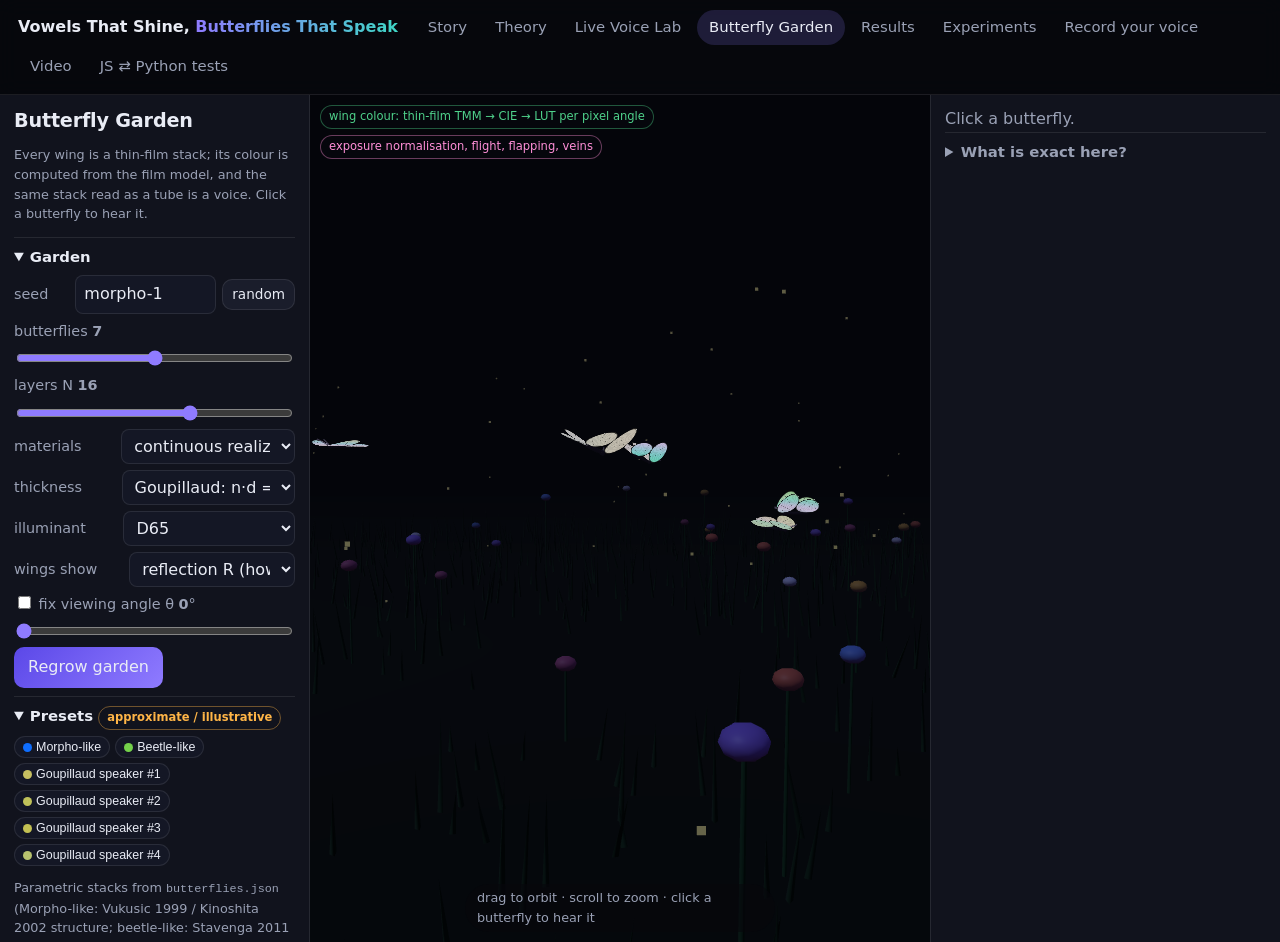
<file: web/garden.html>
<!doctype html>
<html lang="en">
<head>
<meta charset="utf-8">
<meta name="viewport" content="width=device-width, initial-scale=1">
<title>Butterfly Garden — Vowels That Shine, Butterflies That Speak</title>
<link rel="stylesheet" href="css/site.css">
<link rel="stylesheet" href="css/garden.css">
<script type="importmap">{"imports":{"three":"./vendor/three.module.js","three/addons/":"./vendor/addons/"}}</script>
</head>
<body class="garden-page">
<nav id="site-nav"></nav>
<div class="garden-wrap">
  <!-- ======================= controls ======================= -->
  <aside id="controls" class="panel gpanel">
    <h2>Butterfly Garden</h2>
    <p class="muted small">Every wing is a thin-film stack; its colour is computed from the film model, and the same
      stack read as a tube is a voice. Click a butterfly to hear it.</p>

    <details open><summary>Garden</summary>
      <div class="row"><label for="seed">seed</label><input id="seed" type="text" value="morpho-1">
        <button class="btn sm" id="seedRand" title="random seed">random</button></div>
      <div class="row"><label for="count">butterflies <b id="countV">7</b></label><input id="count" type="range" min="2" max="12" value="7"></div>
      <div class="row"><label for="layers">layers N <b id="layersV">16</b></label><input id="layers" type="range" min="2" max="24" value="16"></div>
      <div class="row"><label for="mode">materials</label>
        <select id="mode">
          <option value="realizable">continuous realizable n ∈ [1, 2.5]</option>
          <option value="materials">material palette (cie.json)</option>
          <option value="ideal">ideal (any n, 0.2–20)</option>
        </select></div>
      <div id="matBox" class="chips hidden"></div>
      <div class="row"><label for="thick">thickness</label>
        <select id="thick">
          <option value="goup">Goupillaud: n·d = 428.27 nm (exact voice)</option>
          <option value="custom">custom optical-thickness scale</option>
        </select></div>
      <div class="row hidden" id="scaleRow"><label for="scale">scale <b id="scaleV">1.00</b>× (n·d = <b id="ndV">428</b> nm)</label>
        <input id="scale" type="range" min="0.25" max="1.6" step="0.01" value="1"></div>
      <div class="row"><label for="ill">illuminant</label>
        <select id="ill"><option>D65</option><option>A</option><option>F11</option><option value="LED">LED (CIE LED-B3)</option></select></div>
      <div class="row"><label for="qty">wings show</label>
        <select id="qty"><option value="R">reflection R (how butterflies look)</option><option value="T">transmission T (vowel-colour convention)</option></select></div>
      <div class="row"><label><input type="checkbox" id="ovOn"> fix viewing angle θ <b id="ovV">0</b>°</label>
        <input id="ov" type="range" min="0" max="89" value="0"></div>
      <button class="btn primary" id="regrow">Regrow garden</button>
    </details>

    <details open><summary>Presets <span class="badge approx">approximate / illustrative</span></summary>
      <div class="chips" id="presets"></div>
      <p class="muted small">Parametric stacks from <code>butterflies.json</code> (Morpho-like: Vukusic 1999 / Kinoshita 2002 structure;
        beetle-like: Stavenga 2011 type) — values illustrative, thicknesses not Goupillaud ⇒ voices are LPC fits.</p>
    </details>

    <details open><summary>Metamers: one colour, many voices</summary>
      <div class="row"><label for="pick">target colour</label><input id="pick" type="color" value="#b0c474">
        <button class="btn primary sm" id="design">Design</button></div>
      <div class="muted small">or pick a reachable colour from the atlas:</div>
      <div class="swatches" id="atlasSw"></div>
      <div id="designMsg" class="muted small"></div>
      <div id="metaList"></div>
    </details>

    <details open><summary>Evolve</summary>
      <div class="row"><button class="btn" id="evolve">Evolve 1 generation</button>
        <label><input type="checkbox" id="autoEvo"> auto</label></div>
      <div class="row"><label><input type="checkbox" id="evoLayers"> mutate layer count</label></div>
      <div class="row"><label for="sigma">mutation σ (log n) <b id="sigmaV">0.08</b></label><input id="sigma" type="range" min="0.01" max="0.3" step="0.01" value="0.08"></div>
      <div class="muted small">lineage of the selected butterfly (click to restore):</div>
      <div class="lineage" id="lineage"></div>
    </details>

    <details open><summary>Make it sing a word</summary>
      <div class="row"><input id="word" type="text" value="heed hid had hod who'd" title="vowel codes (iy ih ei eh ae ah aw oa oo uw uh er), IPA, example words (heed hid…), a e i o u, or any word"></div>
      <div class="row"><label for="group">speaker</label><select id="group"><option>women</option><option>men</option><option>children</option></select>
        <label for="src">voice</label><select id="src"><option value="film">wing film (exact voice of the realizable film)</option><option value="lpc">Hillenbrand vowel LPC</option></select></div>
      <button class="btn primary" id="sing">Sing</button>
      <div class="chips" id="seq"></div>
      <p class="muted small">vowel LPC → finite-glottis media (R<sub>g</sub> = −0.9) → realizable film (n ∈ [1, 2.5]) → wing colour;
        audio: reflection-coefficient interpolation between vowels, Rosenberg glottal source, all-pole filter.
        <span class="badge approx">approx</span> realizable compression &amp; finite glottis; spelling→vowel guesses are <span class="badge art">artistic</span>.</p>
    </details>
  </aside>

  <!-- ======================= 3D stage ======================= -->
  <main id="stage">
    <canvas id="gl"></canvas>
    <div id="hud">
      <span class="badge exact">wing colour: thin-film TMM → CIE → LUT per pixel angle</span>
      <span class="badge art">exposure normalisation, flight, flapping, veins</span>
      <span id="hudAngle" class="badge"></span>
    </div>
    <div id="hint">drag to orbit · scroll to zoom · click a butterfly to hear it</div>
    <div id="loading">growing the garden…</div>
  </main>

  <!-- ======================= info ======================= -->
  <aside id="info" class="panel gpanel">
    <div id="infoEmpty" class="muted">Click a butterfly.</div>
    <div id="infoBody" class="hidden">
      <h3 id="bName">—</h3>
      <div id="bBadges"></div>
      <div class="row"><button class="btn primary" id="speak">Speak (θ now)</button><button class="btn" id="speak0">Speak at θ = 0°</button></div>
      <div class="kv">
        <div>colour at 0°</div><div><span class="sw" id="bSw"></span> <code id="bHex"></code> <span class="muted small" id="bLab"></span></div>
        <div>voice</div><div id="bVoice"></div>
        <div>formants</div><div id="bF"></div>
        <div>nearest vowel</div><div id="bVowel"></div>
      </div>
      <h4>Stack <span class="badge exact">n per layer</span> <span class="muted small">bar width ∝ physical thickness, colour ∝ n</span></h4>
      <canvas id="cStack" width="320" height="90"></canvas>
      <h4>Spectrum <span class="badge exact">TMM, unpolarised</span> <span class="muted small" id="specTh"></span></h4>
      <canvas id="cSpec" width="320" height="140"></canvas>
      <h4>Voice envelope <span id="envBadge"></span></h4>
      <canvas id="cEnv" width="320" height="120"></canvas>
    </div>
    <details class="legend"><summary>What is exact here?</summary>
      <ul class="small">
        <li><span class="badge exact">exact</span> wing colour vs angle (Abelès TMM, lossless, non-dispersive, CIE 1931 2°, chosen illuminant); T/R spectra; metamer ΔE00 (re-checked with TMM); voice of a Goupillaud stack at θ = 0 (its characteristic polynomial D(z)).</li>
        <li><span class="badge approx">approx</span> voices of non-Goupillaud stacks or at θ ≠ 0 (all-pole LPC fit of T(ν)); presets; material snapping; vowel films (finite glottis, realizable compression); nearest vowel (log F1/F2 distance); broad resonances (B &gt; 600 Hz) shown as envelope peaks.</li>
        <li><span class="badge art">artistic</span> display exposure normalisation (Y→50), wing outline/veins/margins, bending, flapping, flight, the garden.</li>
      </ul>
    </details>
  </aside>
</div>
<script type="module" src="js/nav.js"></script>
<script type="module" src="js/garden.js"></script>
</body>
</html>
</file>
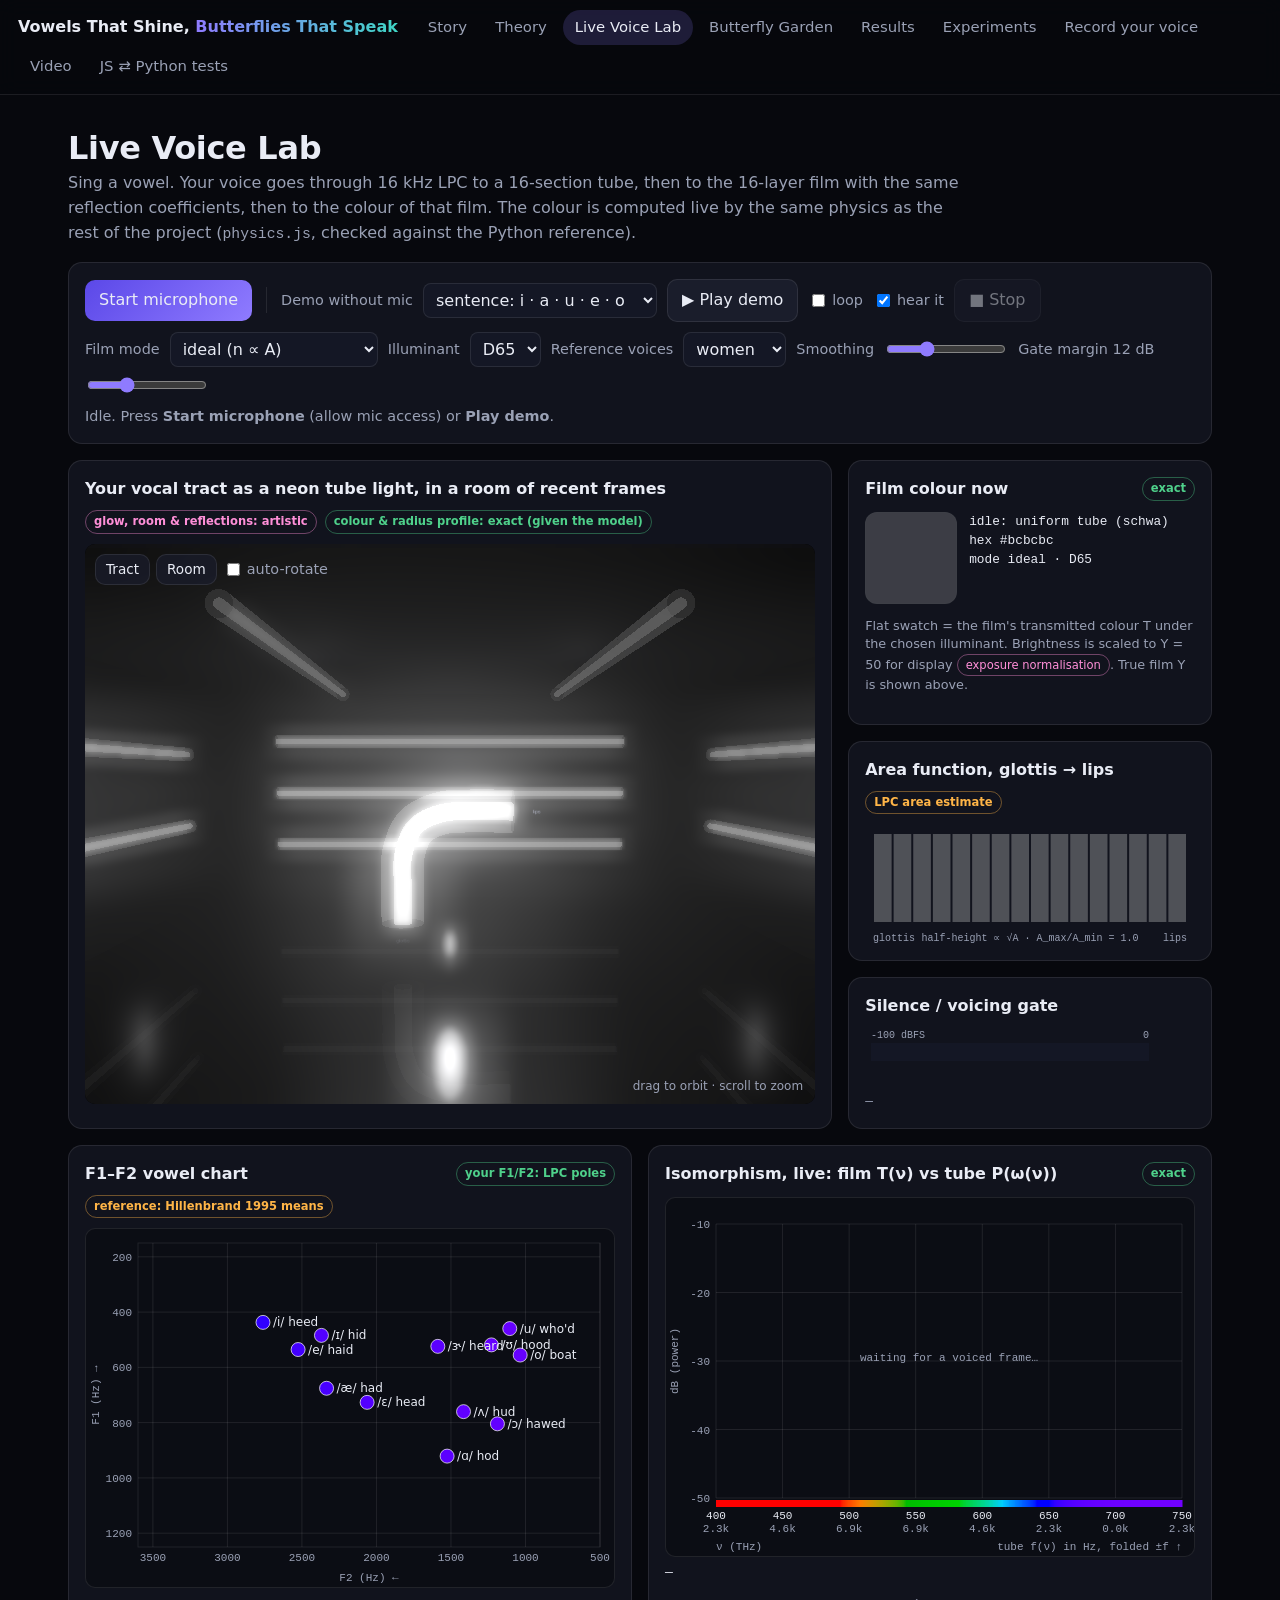
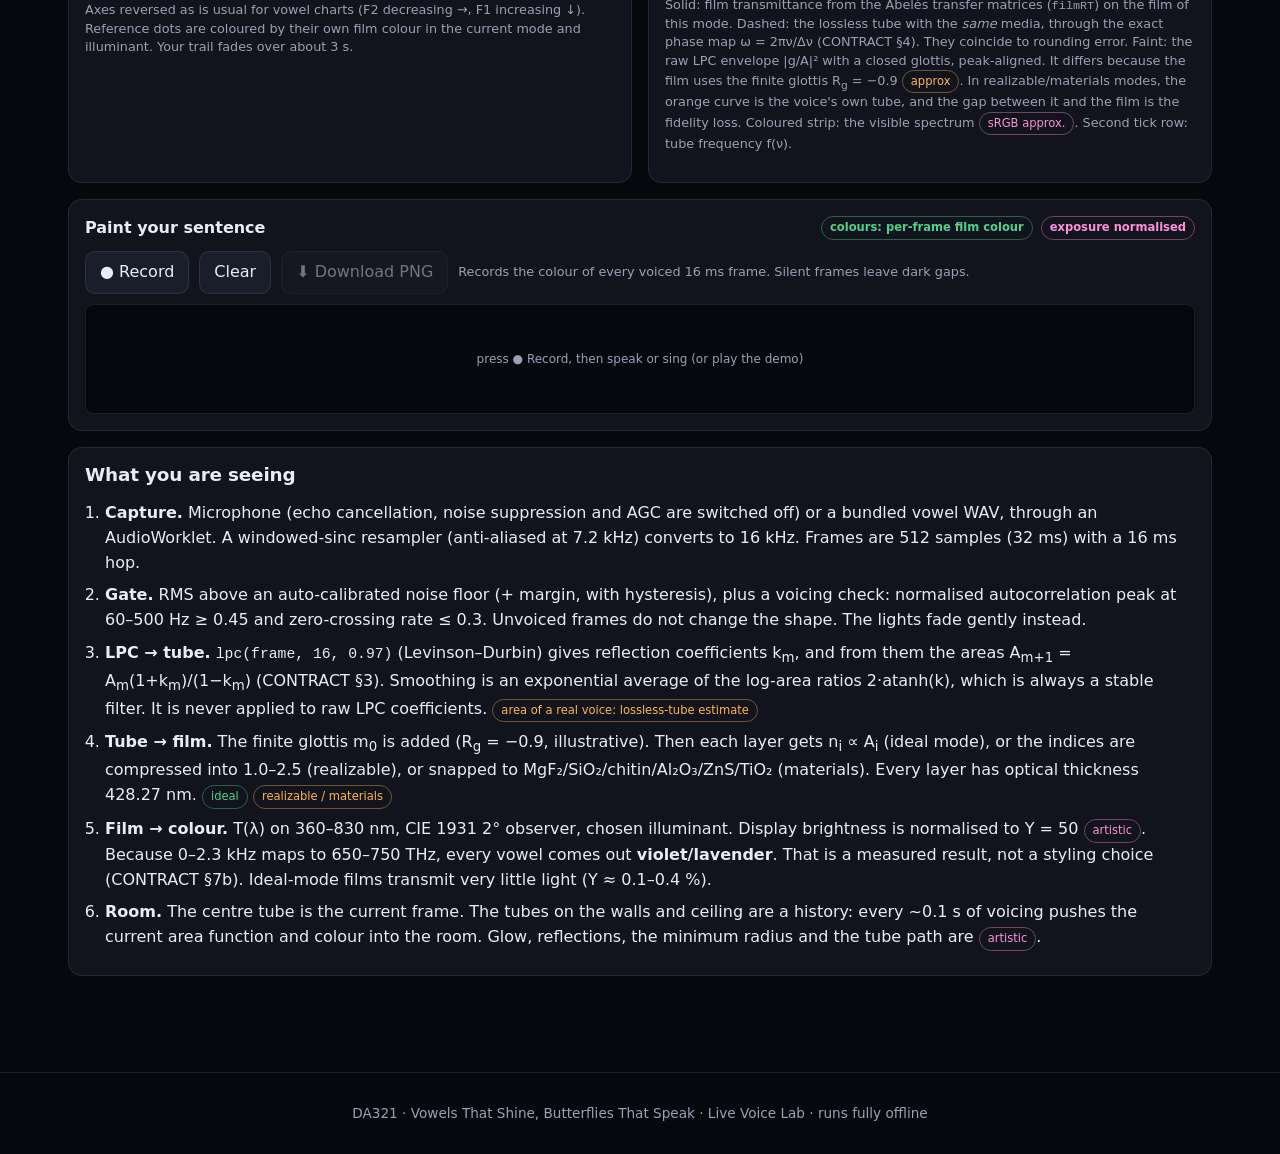
<file: web/lab.html>
<!doctype html>
<html lang="en">
<head>
<meta charset="utf-8">
<meta name="viewport" content="width=device-width, initial-scale=1">
<title>Live Voice Lab</title>
<script type="importmap">{"imports":{"three":"./vendor/three.module.js","three/addons/":"./vendor/addons/"}}</script>
<link rel="stylesheet" href="css/site.css">
<link rel="stylesheet" href="css/lab.css">
</head>
<body>
<nav id="site-nav"></nav>
<script type="module" src="js/nav.js"></script>

<main class="page lab">
  <header class="lab-head">
    <h1>Live Voice Lab</h1>
    <p class="muted">Sing a vowel. Your voice goes through 16 kHz LPC to a 16-section tube, then to the 16-layer film with the same reflection coefficients, then to the colour of that film. The colour is computed live by the same physics as the rest of the project (<code>physics.js</code>, checked against the Python reference).</p>
  </header>

  <section class="panel controls" aria-label="controls">
    <div class="ctl-group">
      <button class="btn primary" id="btn-mic">Start microphone</button>
      <span class="sep"></span>
      <label for="sel-demo">Demo without mic</label>
      <select id="sel-demo"></select>
      <button class="btn" id="btn-demo">▶ Play demo</button>
      <label class="chk"><input type="checkbox" id="chk-loop"> loop</label>
      <label class="chk"><input type="checkbox" id="chk-hear" checked> hear it</label>
      <button class="btn" id="btn-stop" disabled>■ Stop</button>
    </div>
    <div class="ctl-group">
      <label for="sel-mode">Film mode</label>
      <select id="sel-mode">
        <option value="ideal">ideal (n ∝ A)</option>
        <option value="realizable">realizable (n 1.0–2.5)</option>
        <option value="materials">materials (snapped)</option>
      </select>
      <label for="sel-ill">Illuminant</label>
      <select id="sel-ill">
        <option>D65</option><option>A</option><option>F11</option><option>LED</option>
      </select>
      <label for="sel-group">Reference voices</label>
      <select id="sel-group">
        <option value="men">men</option><option value="women" selected>women</option><option value="children">children</option>
      </select>
      <label for="rng-alpha" title="exponential smoothing factor per 16 ms hop, in the log-area domain">Smoothing</label>
      <input type="range" id="rng-alpha" min="0.05" max="1" step="0.05" value="0.35">
      <label for="rng-gate" title="how far above the auto-calibrated noise floor the voice must be">Gate margin <span id="gate-val">12</span> dB</label>
      <input type="range" id="rng-gate" min="4" max="30" step="1" value="12">
    </div>
    <div id="status" class="status muted">Idle. Press <b>Start microphone</b> (allow mic access) or <b>Play demo</b>.</div>
  </section>

  <section class="lab-main">
    <div class="panel stage-wrap">
      <div class="panel-title">
        <span>Your vocal tract as a neon tube light, in a room of recent frames</span>
        <span class="badge art">glow, room &amp; reflections: artistic</span>
        <span class="badge exact">colour &amp; radius profile: exact (given the model)</span>
      </div>
      <div class="stage" id="stage">
        <canvas id="three"></canvas>
        <div class="stage-ui">
          <button class="btn small" id="btn-view-tract">Tract</button>
          <button class="btn small" id="btn-view-room">Room</button>
          <label class="chk small"><input type="checkbox" id="chk-rotate"> auto-rotate</label>
        </div>
        <div class="stage-note" id="stage-note">drag to orbit · scroll to zoom</div>
      </div>
    </div>

    <aside class="side">
      <div class="panel">
        <div class="panel-title"><span>Film colour now</span><span class="badge exact">exact</span></div>
        <div class="swatch-row">
          <div class="swatch" id="swatch"></div>
          <div class="readout mono" id="readout">—</div>
        </div>
        <p class="tiny muted">Flat swatch = the film's transmitted colour T under the chosen illuminant. Brightness is scaled to Y = 50 for display <span class="badge art">exposure normalisation</span>. True film Y is shown above.</p>
      </div>
      <div class="panel">
        <div class="panel-title"><span>Area function, glottis → lips</span><span class="badge approx">LPC area estimate</span></div>
        <canvas id="areas" class="small-canvas"></canvas>
      </div>
      <div class="panel">
        <div class="panel-title"><span>Silence / voicing gate</span></div>
        <canvas id="gate" class="small-canvas gate-canvas"></canvas>
        <div class="tiny muted mono" id="gate-read">—</div>
      </div>
    </aside>
  </section>

  <section class="lab-row">
    <div class="panel">
      <div class="panel-title">
        <span>F1–F2 vowel chart</span>
        <span class="badge exact">your F1/F2: LPC poles</span>
        <span class="badge approx">reference: Hillenbrand 1995 means</span>
      </div>
      <canvas id="chart" class="plot"></canvas>
      <p class="tiny muted">Axes reversed as is usual for vowel charts (F2 decreasing →, F1 increasing ↓). Reference dots are coloured by their own film colour in the current mode and illuminant. Your trail fades over about 3 s.</p>
    </div>
    <div class="panel">
      <div class="panel-title">
        <span>Isomorphism, live: film T(ν) vs tube P(ω(ν))</span>
        <span class="badge exact">exact</span>
      </div>
      <canvas id="iso" class="plot"></canvas>
      <div class="iso-read mono" id="iso-read">—</div>
      <p class="tiny muted">Solid: film transmittance from the Abelès transfer matrices (<code>filmRT</code>) on the film of this mode. Dashed: the lossless tube with the <em>same</em> media, through the exact phase map ω = 2πν/Δν (CONTRACT §4). They coincide to rounding error. Faint: the raw LPC envelope |g/A|² with a closed glottis, peak-aligned. It differs because the film uses the finite glottis R<sub>g</sub> = −0.9 <span class="badge approx">approx</span>. In realizable/materials modes, the orange curve is the voice's own tube, and the gap between it and the film is the fidelity loss. Coloured strip: the visible spectrum <span class="badge art">sRGB approx.</span>. Second tick row: tube frequency f(ν).</p>
    </div>
  </section>

  <section class="panel paint">
    <div class="panel-title">
      <span>Paint your sentence</span>
      <span class="badge exact">colours: per-frame film colour</span>
      <span class="badge art">exposure normalised</span>
    </div>
    <div class="ctl-group">
      <button class="btn" id="btn-rec">● Record</button>
      <button class="btn" id="btn-clear">Clear</button>
      <button class="btn" id="btn-png" disabled>⬇ Download PNG</button>
      <span class="muted tiny" id="rec-info">Records the colour of every voiced 16 ms frame. Silent frames leave dark gaps.</span>
    </div>
    <canvas id="strip" class="strip"></canvas>
  </section>

  <section class="panel explain">
    <h2>What you are seeing</h2>
    <ol>
      <li><b>Capture.</b> Microphone (echo cancellation, noise suppression and AGC are switched off) or a bundled vowel WAV, through an AudioWorklet. A windowed-sinc resampler (anti-aliased at 7.2 kHz) converts to 16 kHz. Frames are 512 samples (32 ms) with a 16 ms hop.</li>
      <li><b>Gate.</b> RMS above an auto-calibrated noise floor (+ margin, with hysteresis), plus a voicing check: normalised autocorrelation peak at 60–500 Hz ≥ 0.45 and zero-crossing rate ≤ 0.3. Unvoiced frames do not change the shape. The lights fade gently instead.</li>
      <li><b>LPC → tube.</b> <code>lpc(frame, 16, 0.97)</code> (Levinson–Durbin) gives reflection coefficients k<sub>m</sub>, and from them the areas A<sub>m+1</sub> = A<sub>m</sub>(1+k<sub>m</sub>)/(1−k<sub>m</sub>) (CONTRACT §3). Smoothing is an exponential average of the log-area ratios 2·atanh(k), which is always a stable filter. It is never applied to raw LPC coefficients. <span class="badge approx">area of a real voice: lossless-tube estimate</span></li>
      <li><b>Tube → film.</b> The finite glottis m<sub>0</sub> is added (R<sub>g</sub> = −0.9, illustrative). Then each layer gets n<sub>i</sub> ∝ A<sub>i</sub> (ideal mode), or the indices are compressed into 1.0–2.5 (realizable), or snapped to MgF₂/SiO₂/chitin/Al₂O₃/ZnS/TiO₂ (materials). Every layer has optical thickness 428.27 nm. <span class="badge exact">ideal</span> <span class="badge approx">realizable / materials</span></li>
      <li><b>Film → colour.</b> T(λ) on 360–830 nm, CIE 1931 2° observer, chosen illuminant. Display brightness is normalised to Y = 50 <span class="badge art">artistic</span>. Because 0–2.3 kHz maps to 650–750 THz, every vowel comes out <b>violet/lavender</b>. That is a measured result, not a styling choice (CONTRACT §7b). Ideal-mode films transmit very little light (Y ≈ 0.1–0.4 %).</li>
      <li><b>Room.</b> The centre tube is the current frame. The tubes on the walls and ceiling are a history: every ~0.1 s of voicing pushes the current area function and colour into the room. Glow, reflections, the minimum radius and the tube path are <span class="badge art">artistic</span>.</li>
    </ol>
  </section>
</main>
<footer class="site">DA321 · Vowels That Shine, Butterflies That Speak · Live Voice Lab · runs fully offline</footer>
<script type="module" src="js/lab.js"></script>
</body>
</html>
</file>
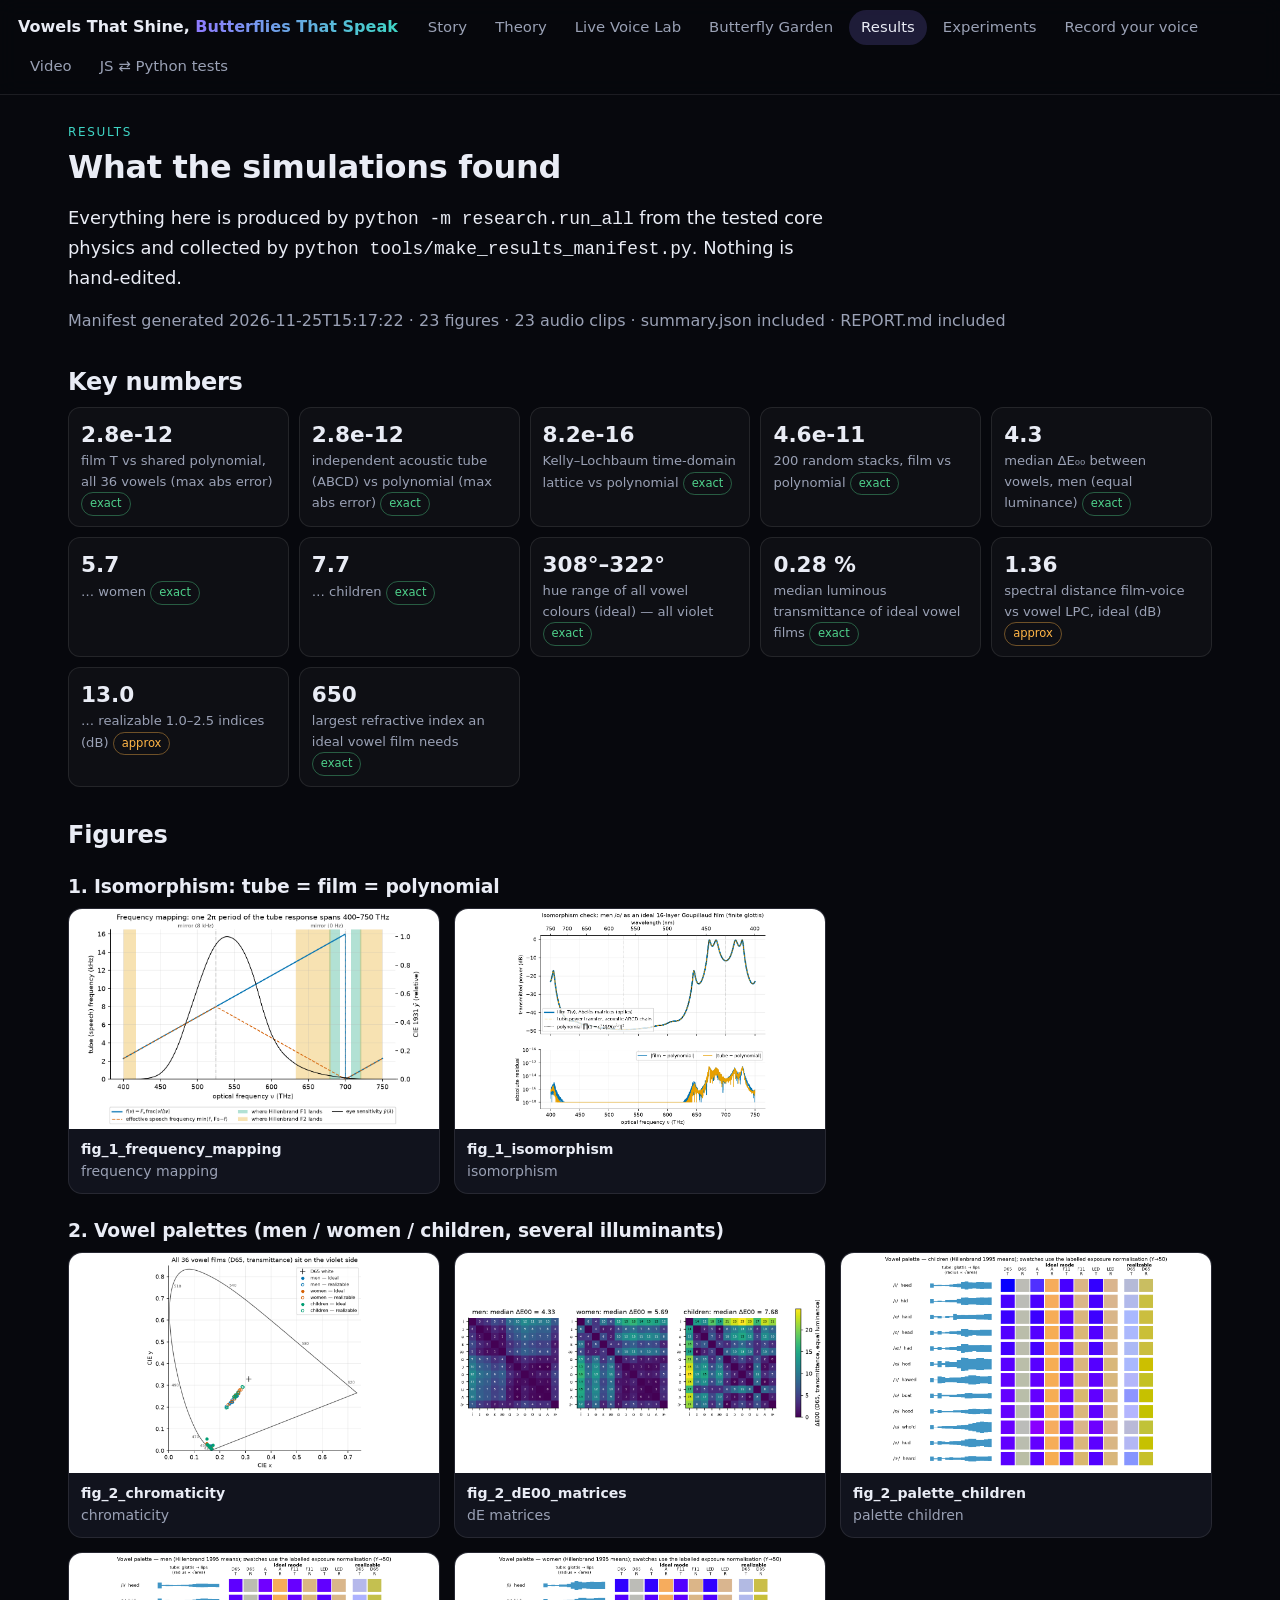
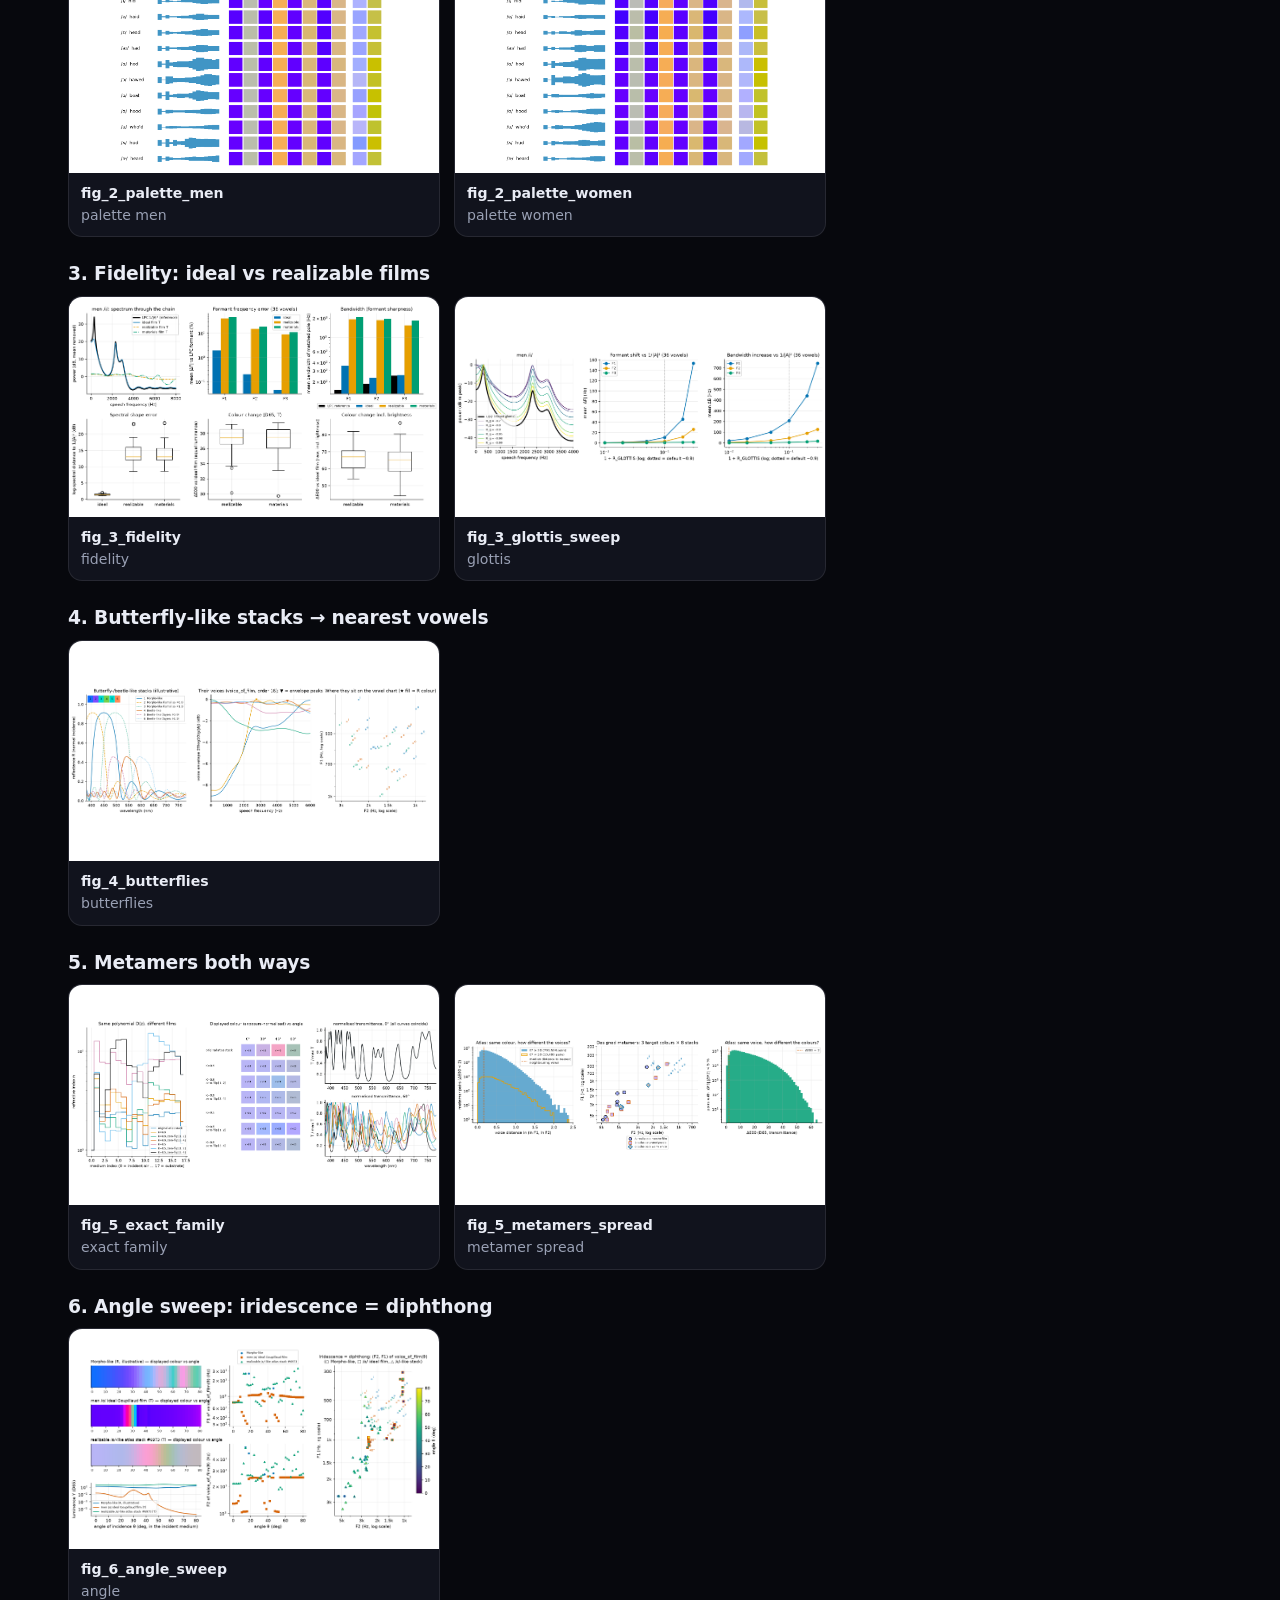
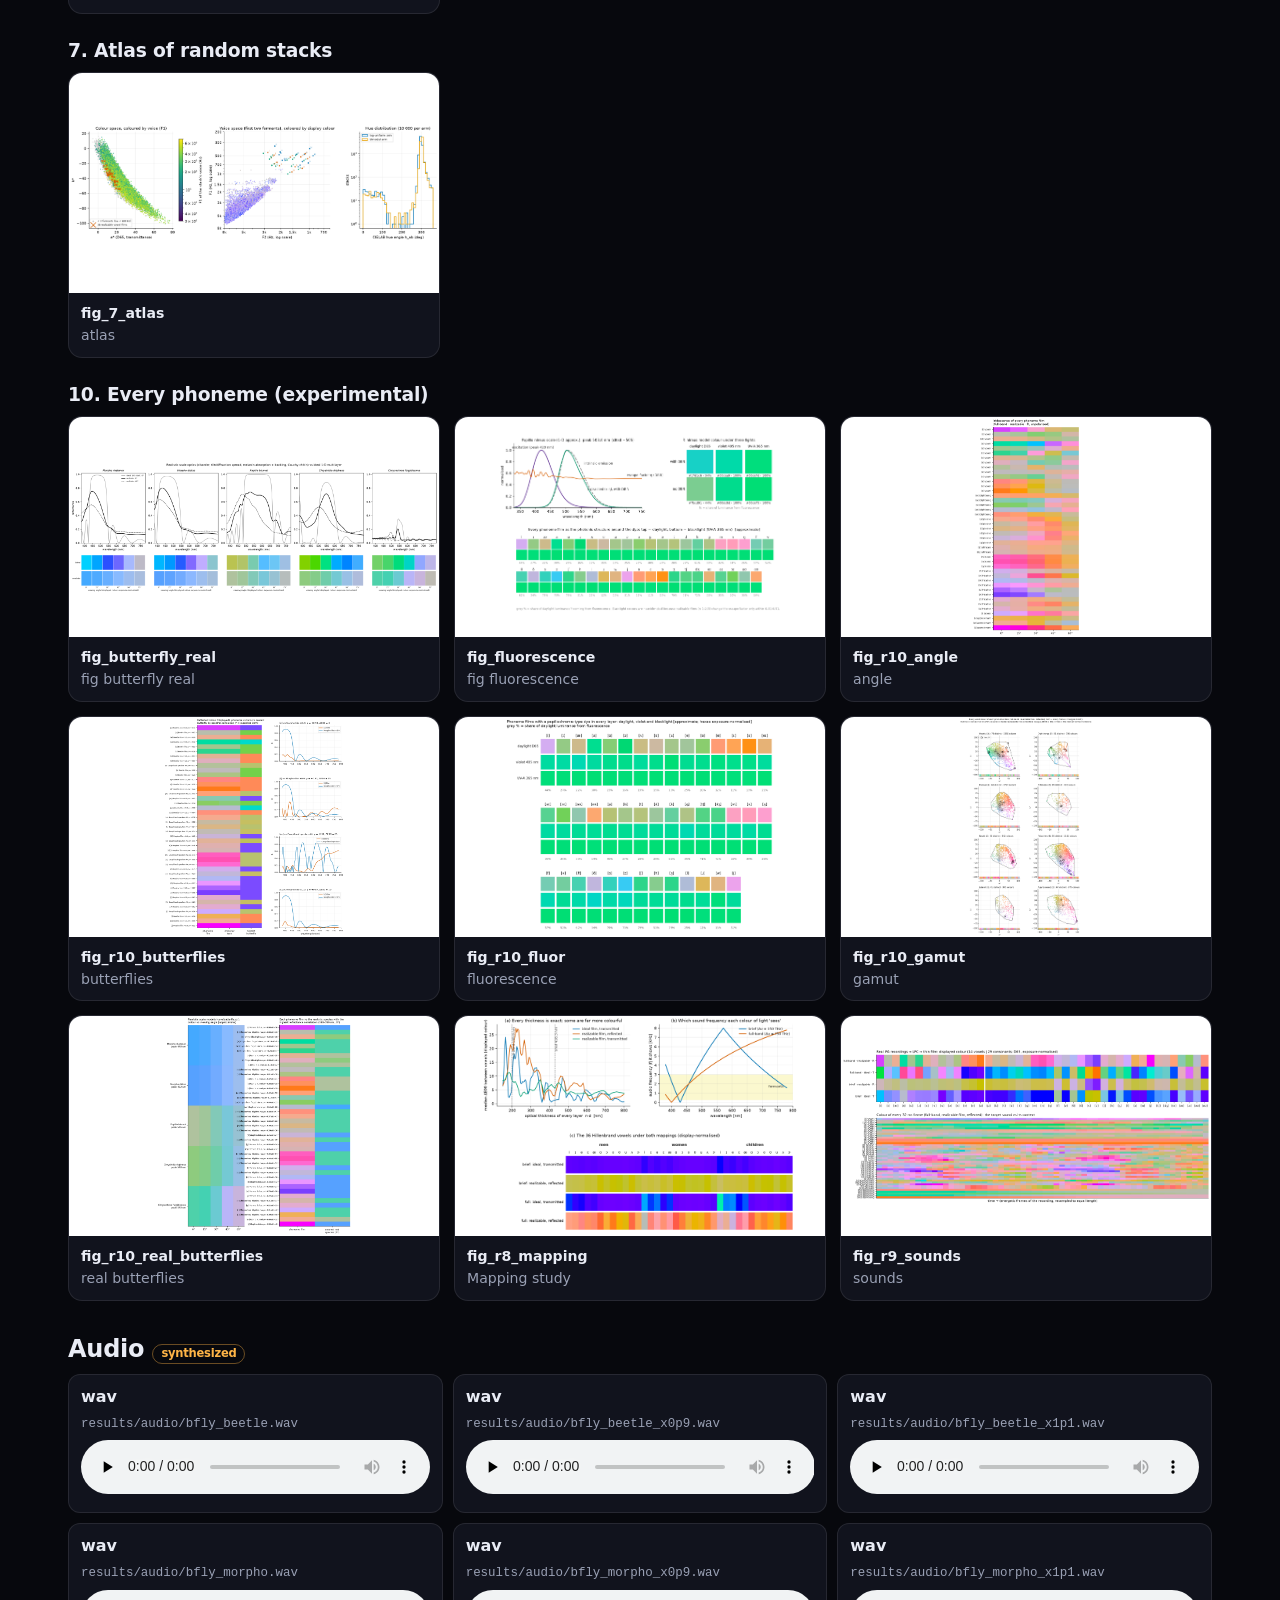
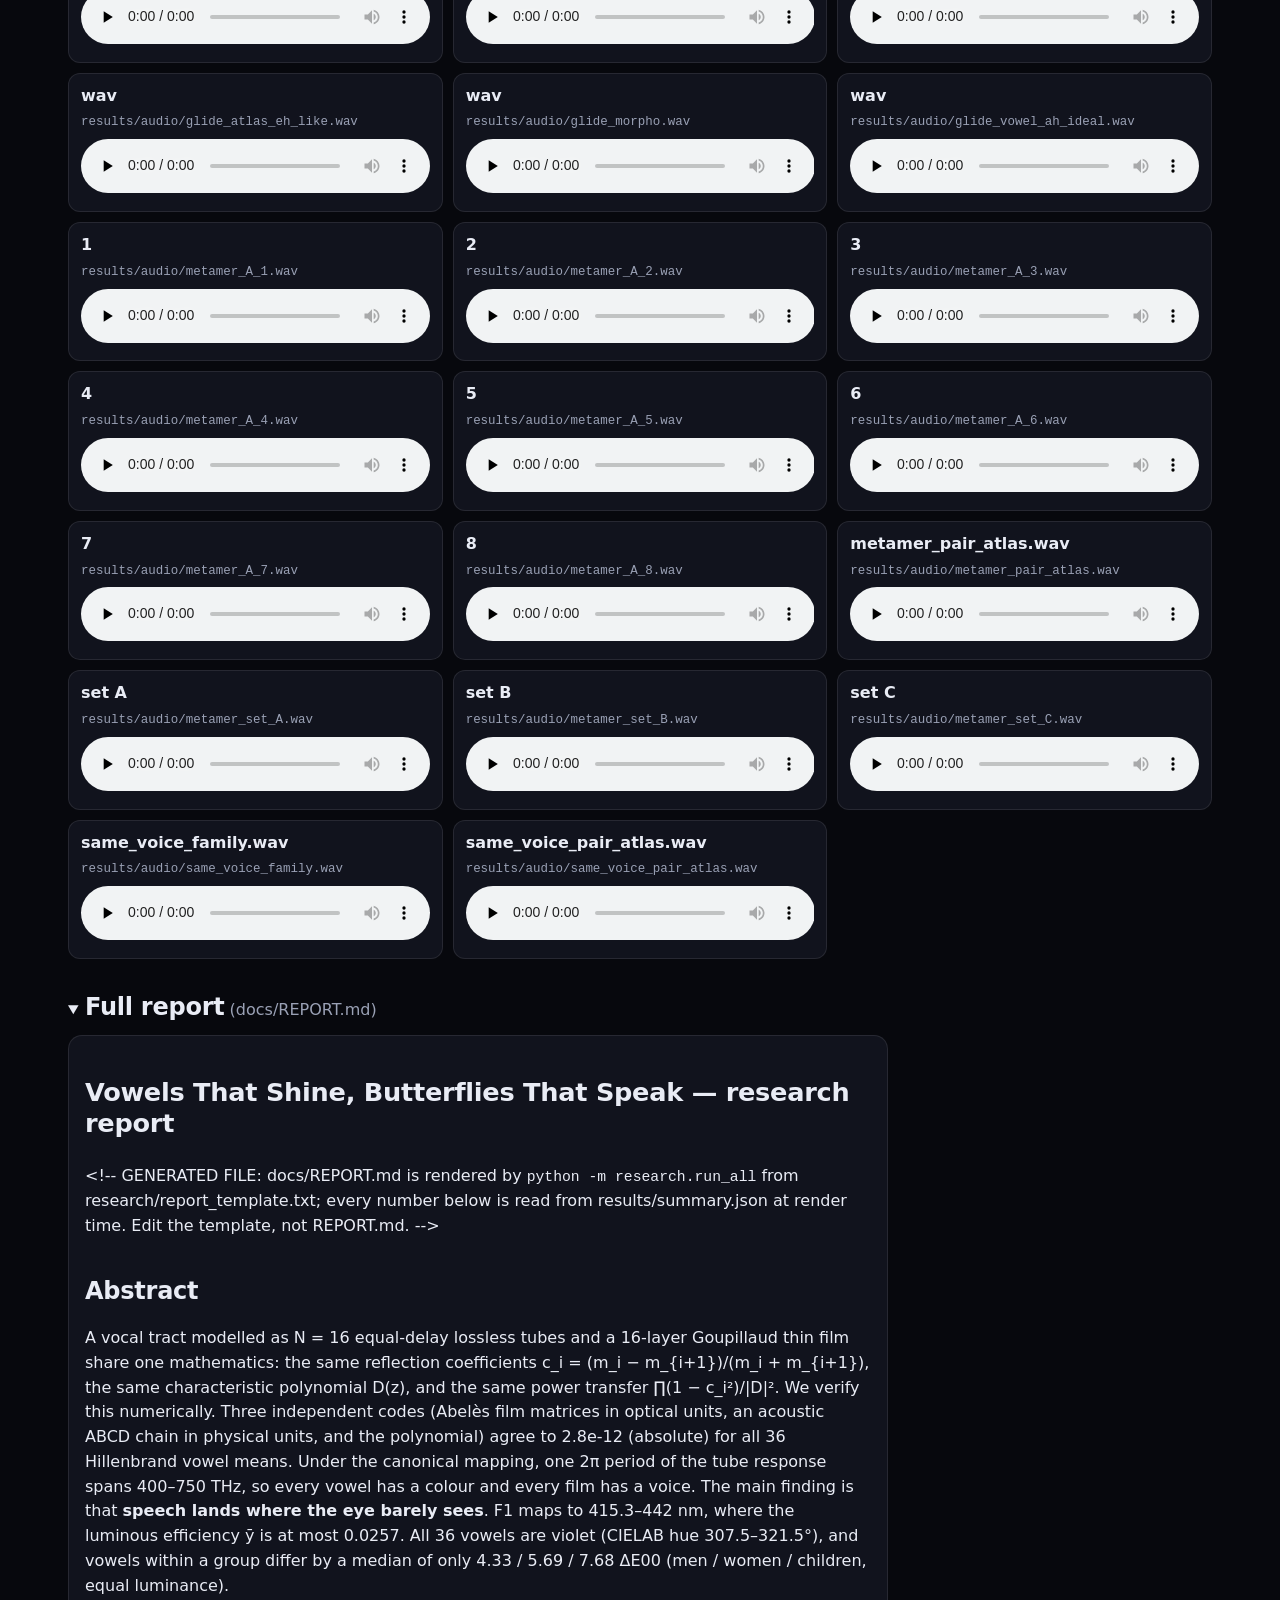
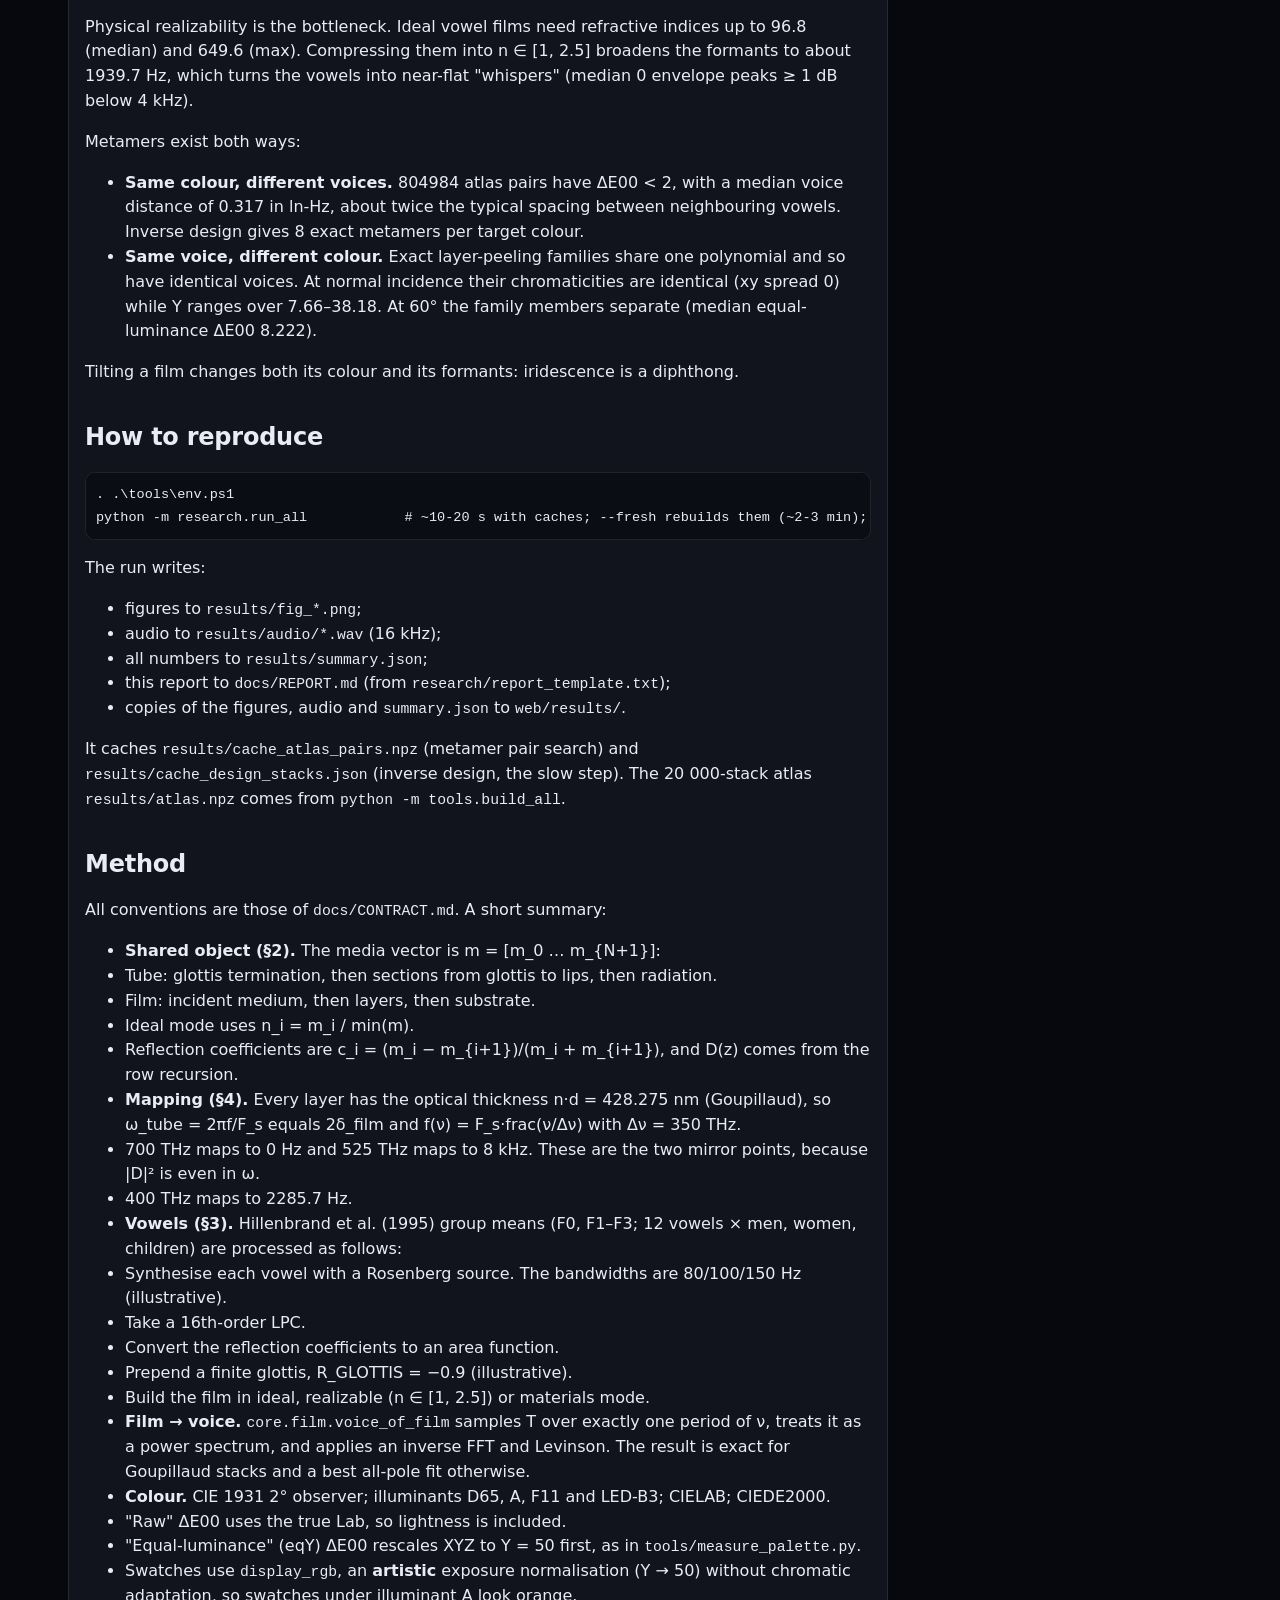
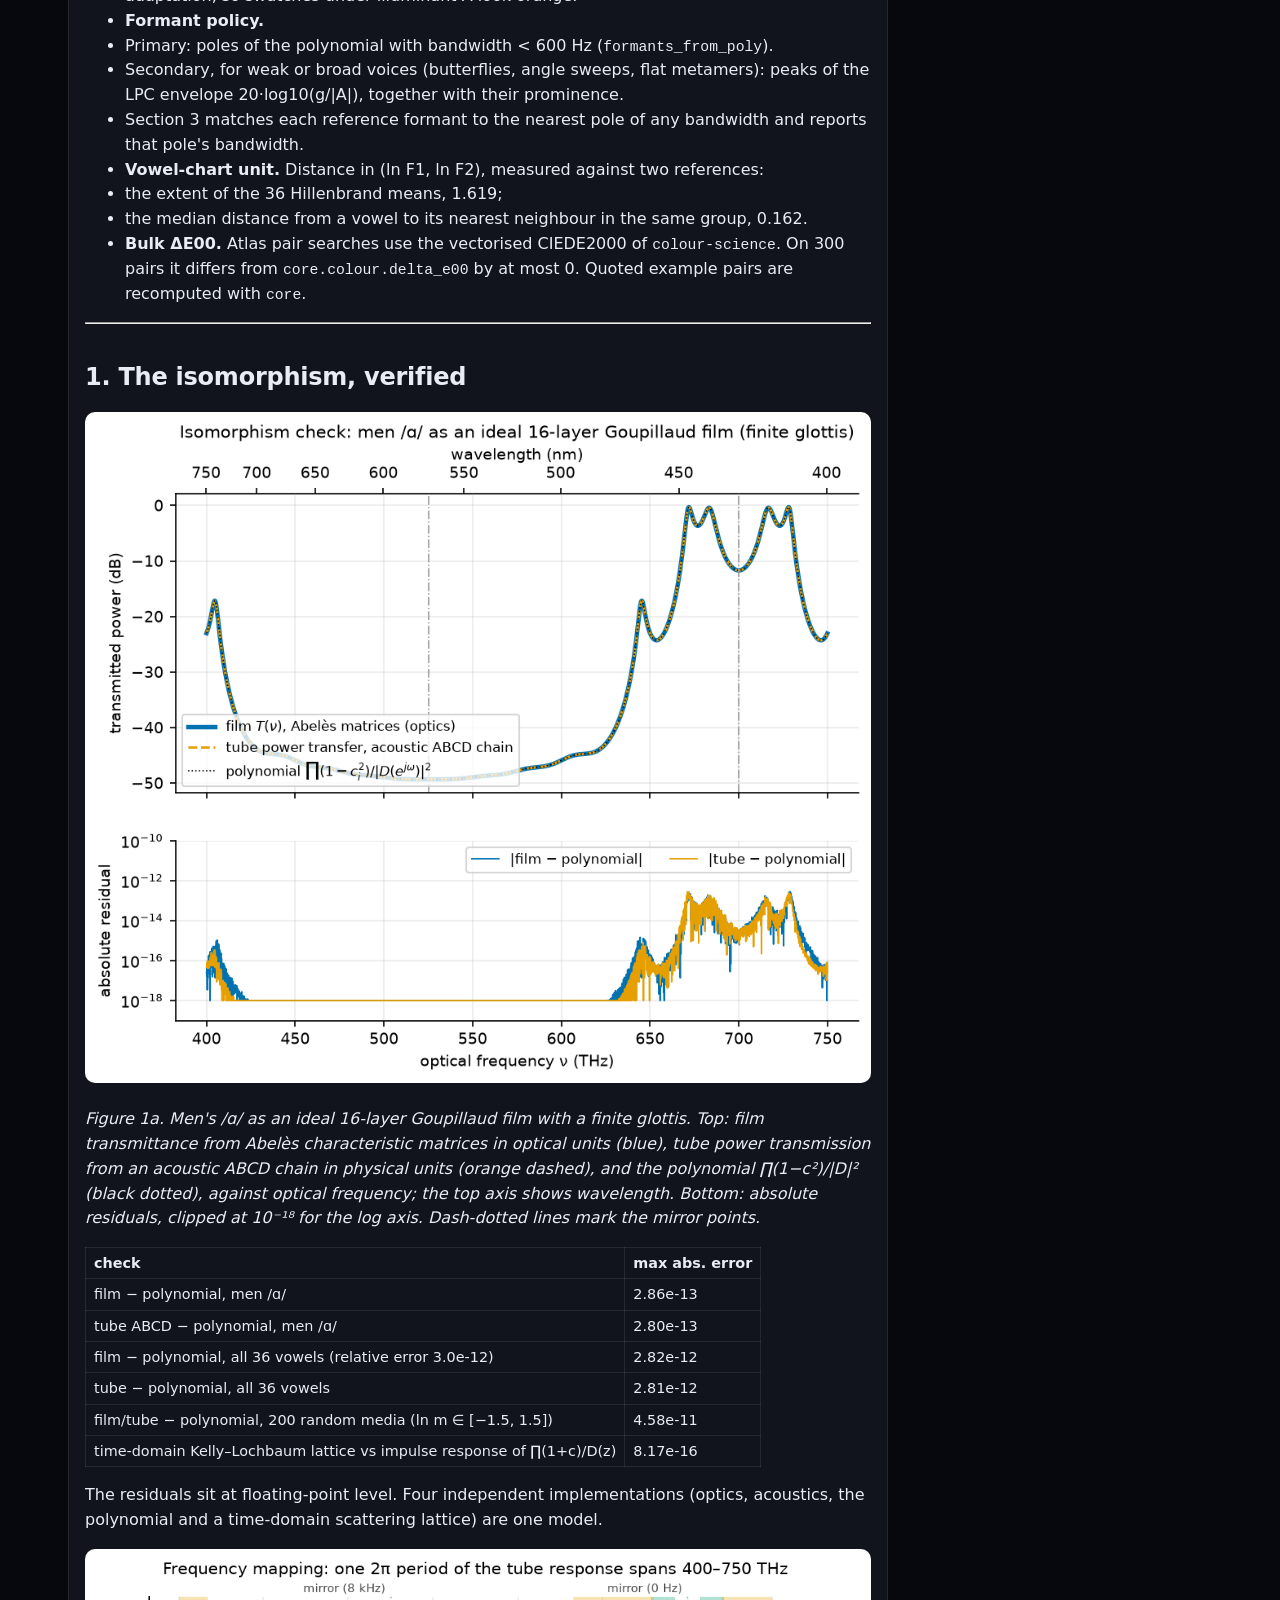
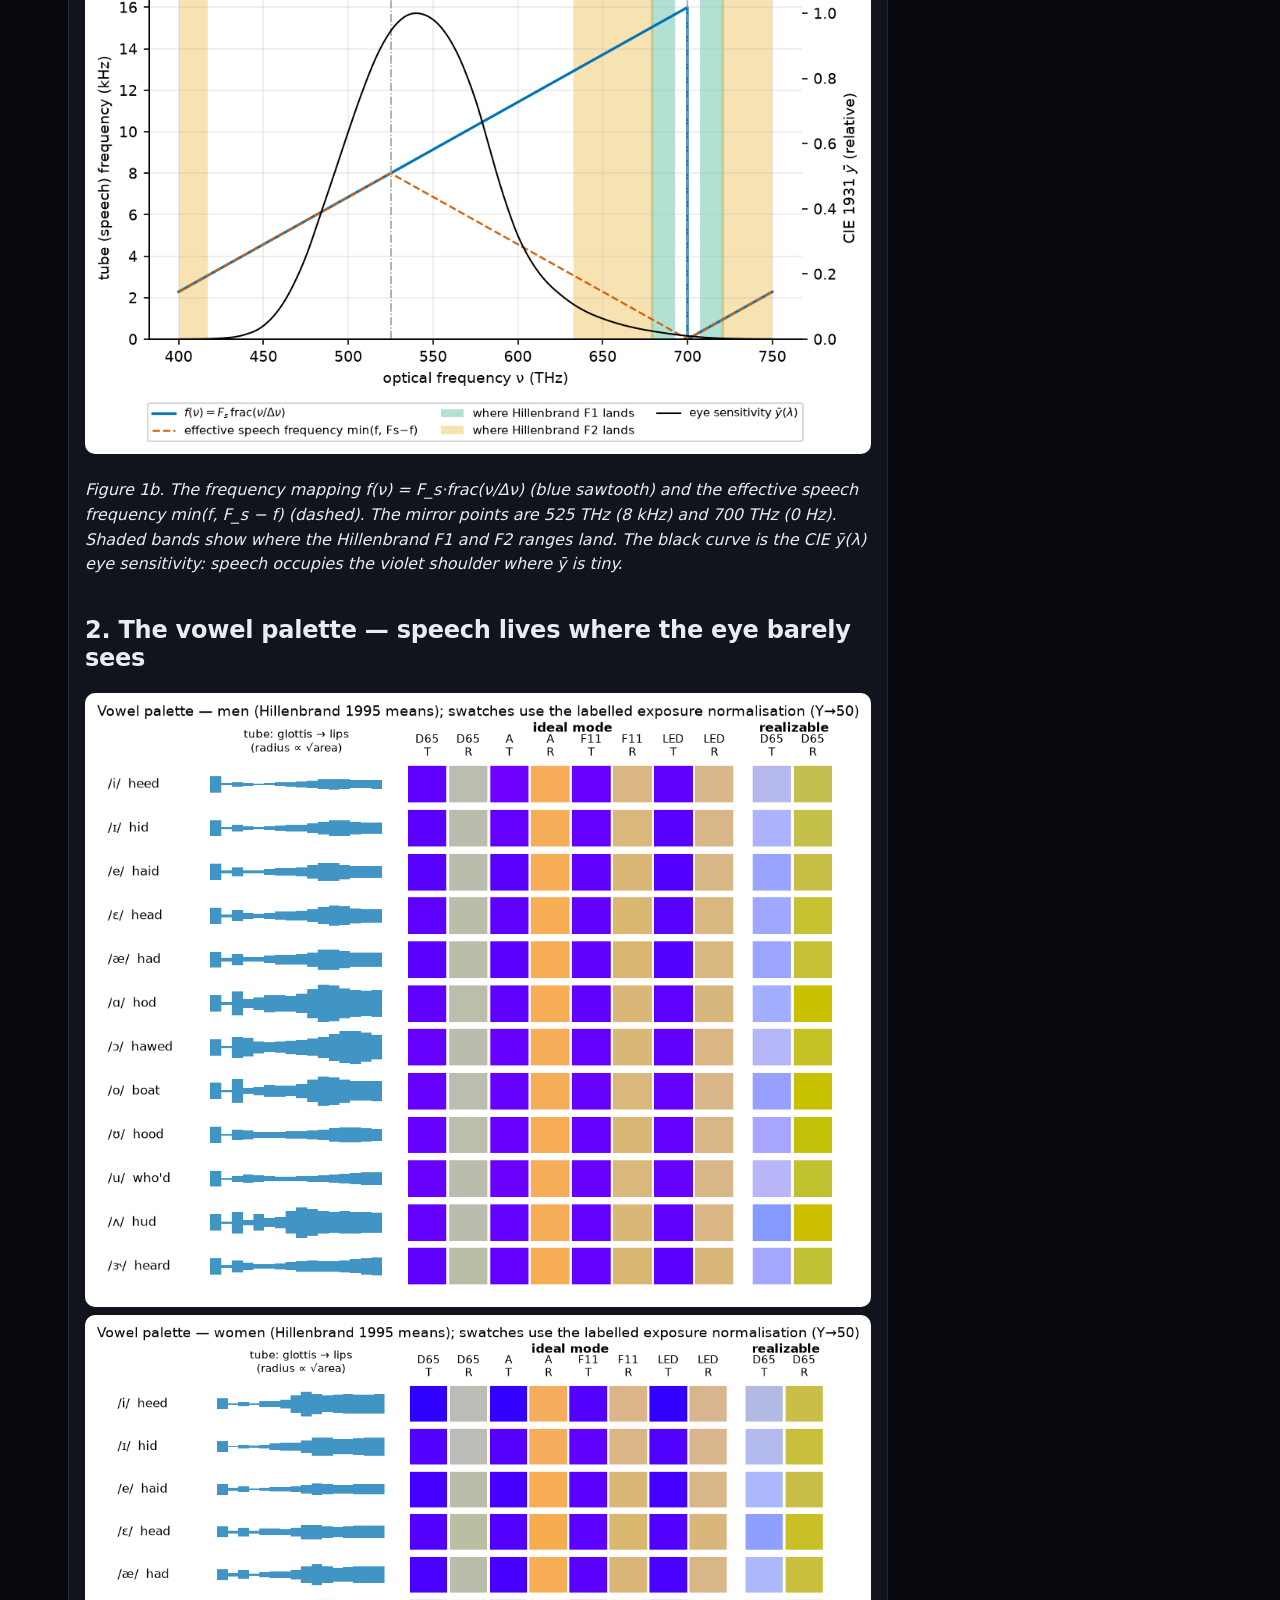
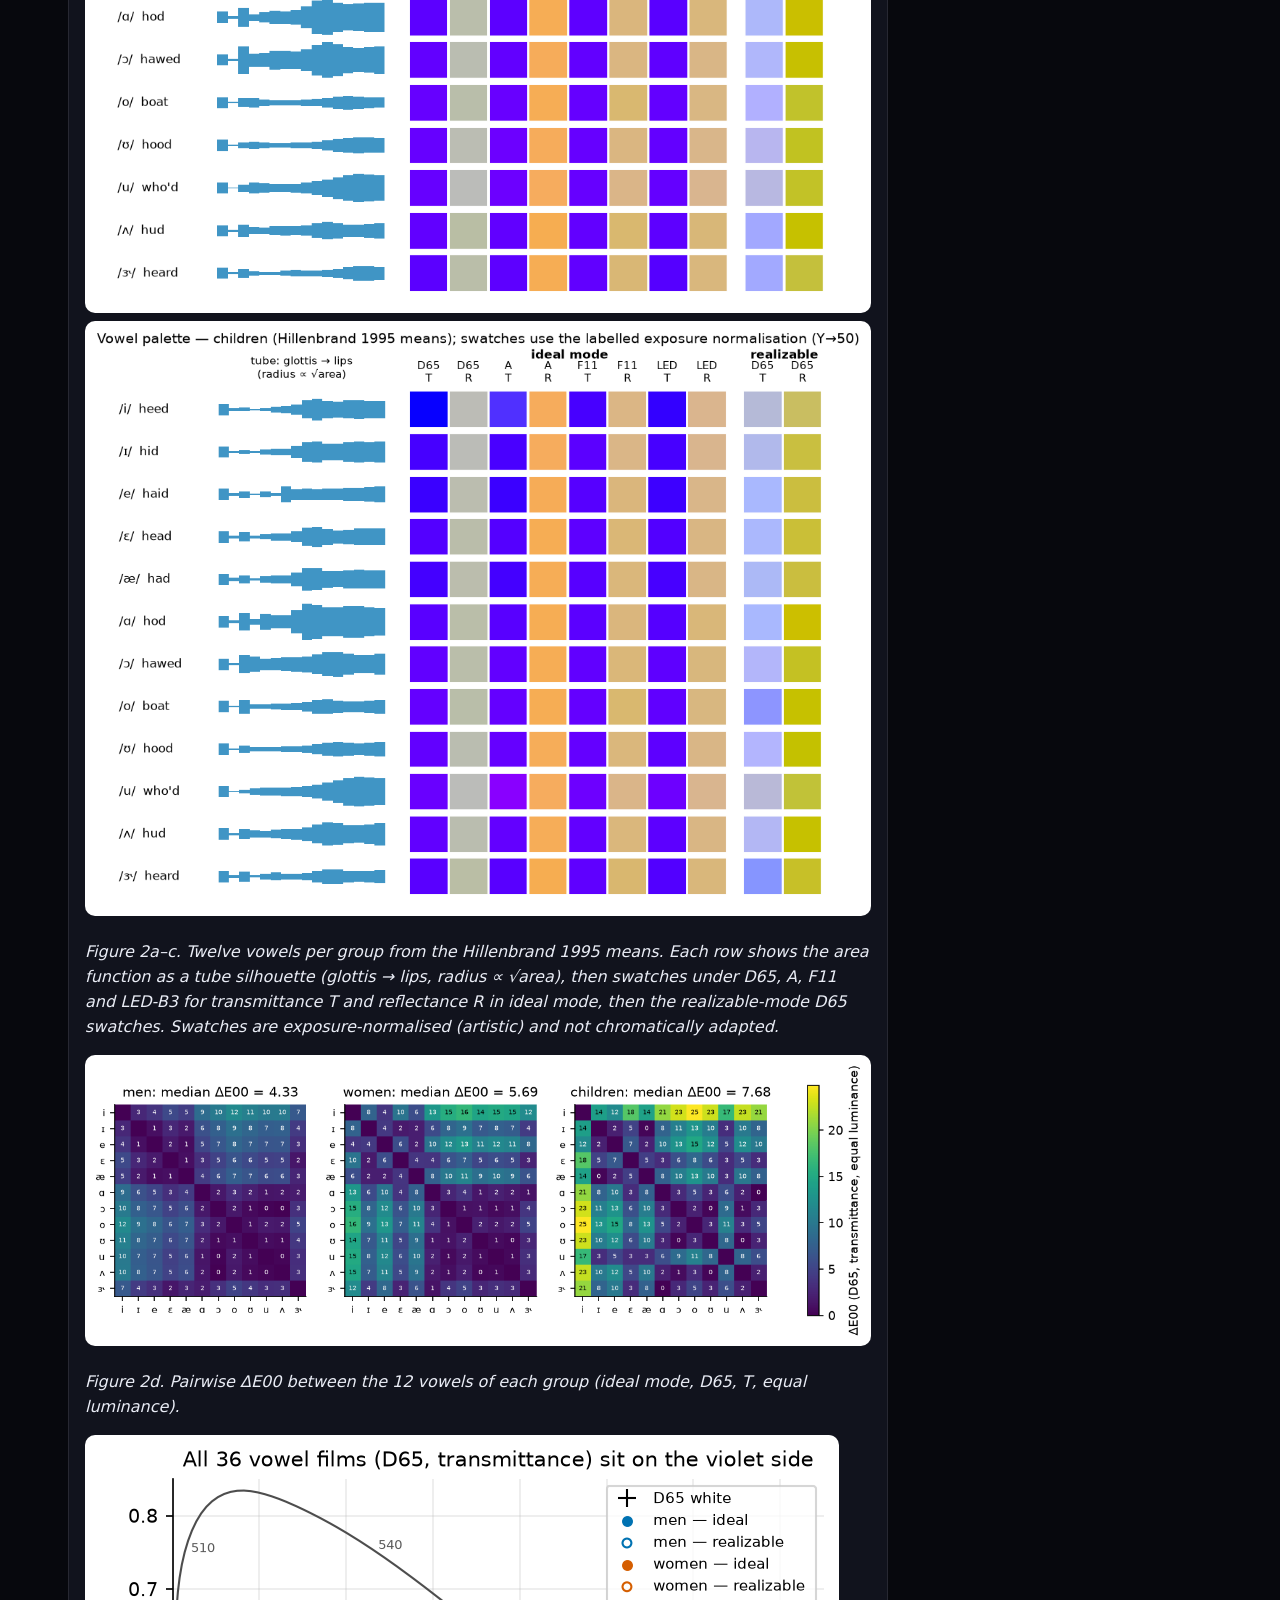
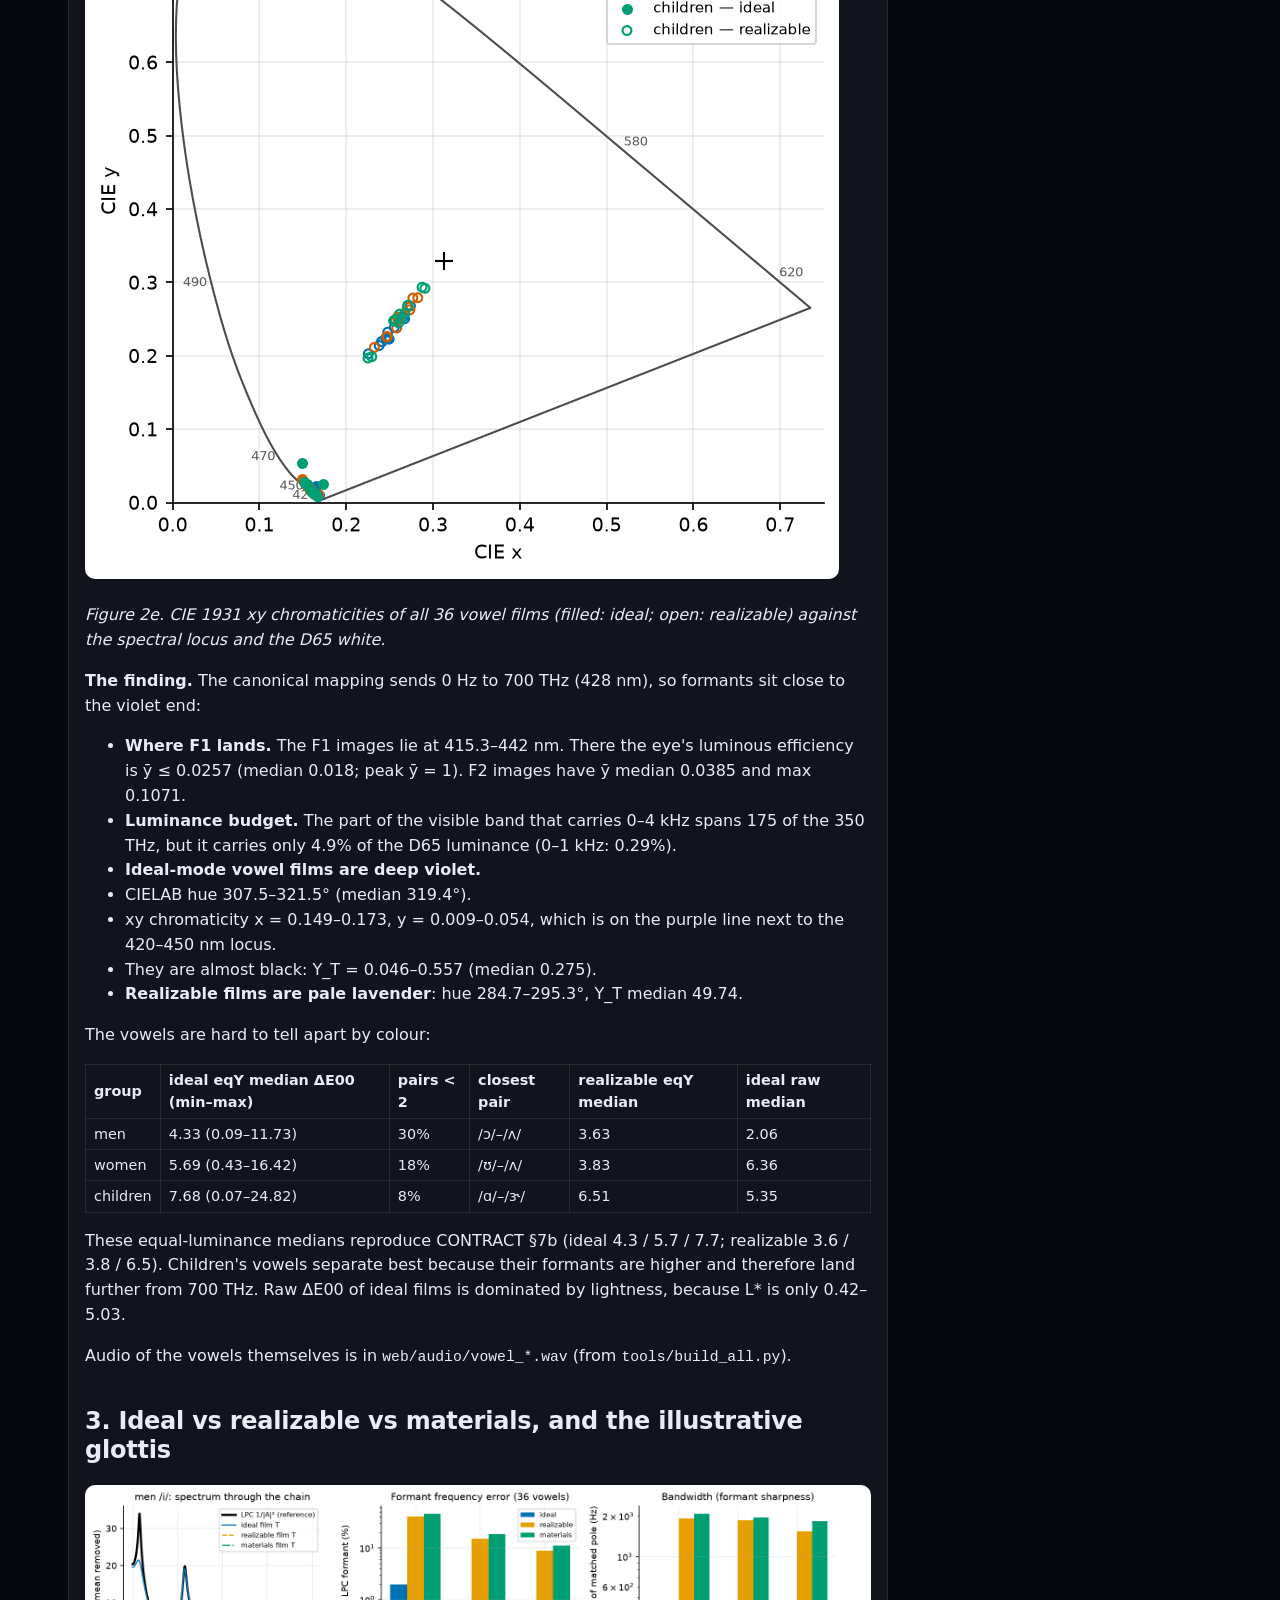
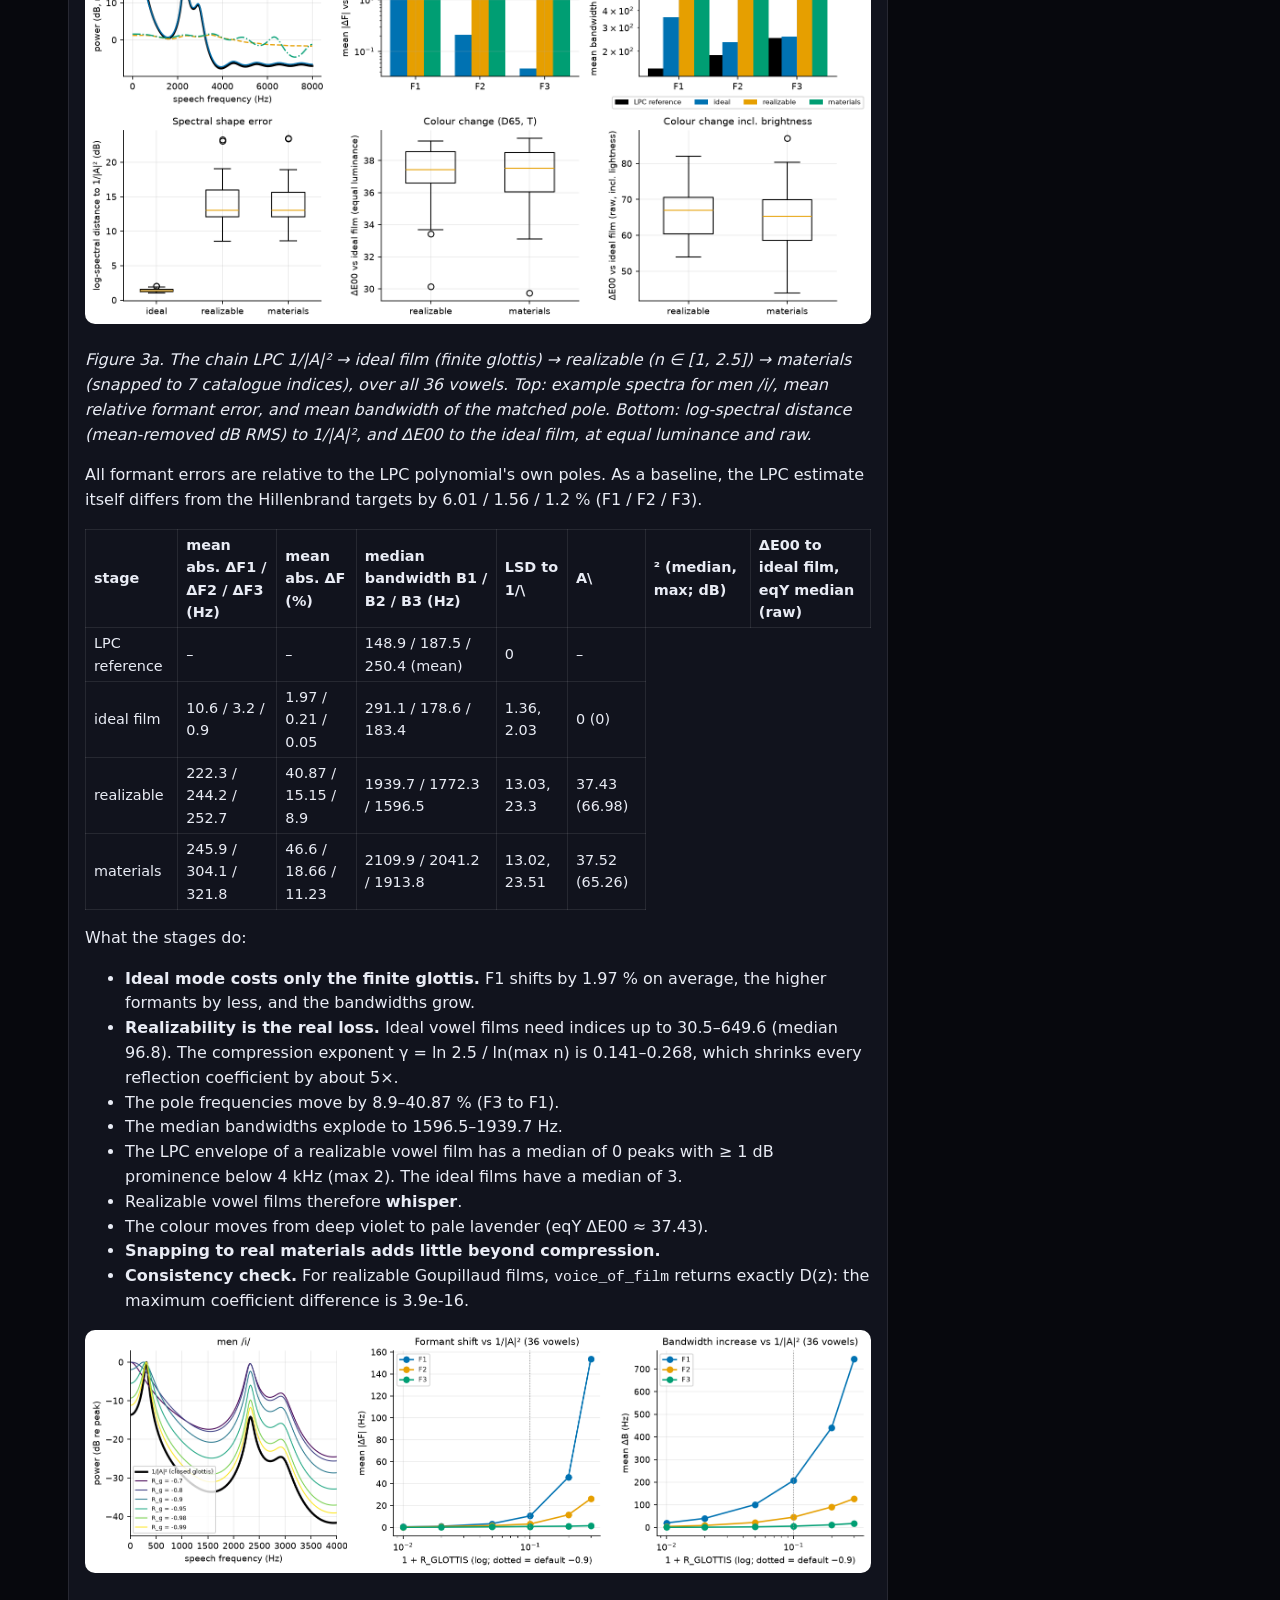
<file: web/results.html>
<!doctype html>
<html lang="en">
<head>
<meta charset="utf-8">
<meta name="viewport" content="width=device-width, initial-scale=1">
<title>Research Results</title>
<meta name="description" content="Figures, key numbers and audio from the research scripts (python -m research.run_all).">
<link rel="stylesheet" href="css/site.css">
<style>
  .figs { display: grid; grid-template-columns: repeat(auto-fill, minmax(320px, 1fr)); gap: 14px; }
  figure.fig { margin: 0; background: var(--panel); border: 1px solid var(--line); border-radius: var(--radius); overflow: hidden; display: flex; flex-direction: column; }
  figure.fig button { appearance: none; border: 0; padding: 0; background: #fff; cursor: zoom-in; display: block; }
  figure.fig img { width: 100%; height: 220px; object-fit: contain; display: block; }
  figure.fig figcaption { padding: 10px 12px; font-size: .88rem; color: var(--muted); }
  figure.fig figcaption b { color: var(--text); font-weight: 600; }
  .grp-h { margin: 26px 0 10px; display: flex; gap: 10px; align-items: baseline; }
  .grp-h h3 { margin: 0; }
  .audios { display: grid; grid-template-columns: repeat(auto-fill, minmax(280px, 1fr)); gap: 10px; }
  .aud { background: var(--panel); border: 1px solid var(--line); border-radius: 12px; padding: 10px 12px; }
  .aud audio { width: 100%; margin-top: 6px; }
  dialog#lb { border: 1px solid var(--line); border-radius: var(--radius); background: #0b0d14; color: var(--text); padding: 10px; max-width: 96vw; max-height: 94vh; }
  dialog#lb::backdrop { background: rgba(0,0,0,.75); }
  dialog#lb img { max-width: 92vw; max-height: 80vh; display: block; background: #fff; border-radius: 8px; }
  details.raw pre { max-height: 420px; overflow: auto; background: #0b0d14; border: 1px solid var(--line); border-radius: 10px; padding: 10px; font-size: .78rem; }
  #report.prose h1 { font-size: 1.6rem; } #report.prose h2 { margin-top: 1.6em; }
</style>
</head>
<body>
<nav id="site-nav"></nav>
<main class="page">
  <p class="kicker">Results</p>
  <h1 style="margin:0 0 8px">What the simulations found</h1>
  <p class="lead">Everything here is produced by <span class="mono">python -m research.run_all</span> from the tested core physics
    and collected by <span class="mono">python tools/make_results_manifest.py</span>. Nothing is hand-edited.</p>
  <p class="muted" id="meta"></p>

  <section class="section" id="sec-stats" hidden>
    <h2>Key numbers</h2>
    <div class="stats" id="stats"></div>
  </section>

  <section class="section" id="sec-figs">
    <h2>Figures</h2>
    <div id="figs"><div class="empty">Loading…</div></div>
  </section>

  <section class="section" id="sec-audio" hidden>
    <h2>Audio <span class="badge approx">synthesized</span></h2>
    <div class="audios" id="audios"></div>
  </section>

  <section class="section" id="sec-report" hidden>
    <details open>
      <summary style="cursor:pointer"><h2 style="display:inline">Full report</h2> <span class="muted">(docs/REPORT.md)</span></summary>
      <article class="prose panel" id="report" style="margin-top:12px"></article>
    </details>
  </section>

  <section class="section" id="sec-raw" hidden>
    <details class="raw"><summary style="cursor:pointer">Raw summary.json</summary><pre id="raw"></pre></details>
  </section>

  <dialog id="lb"><form method="dialog" style="text-align:right;margin:0 0 6px"><button class="btn">close ✕</button></form><img id="lb-img" alt=""><p id="lb-cap" class="muted" style="margin:8px 4px 0"></p></dialog>
  <footer class="site">Regenerate: <span class="mono">python -m research.run_all</span> then <span class="mono">python tools/make_results_manifest.py</span> (start_demo.bat refreshes the manifest automatically).</footer>
</main>
<script type="module" src="js/nav.js"></script>
<script type="module" src="js/results.js"></script>
</body>
</html>
</file>
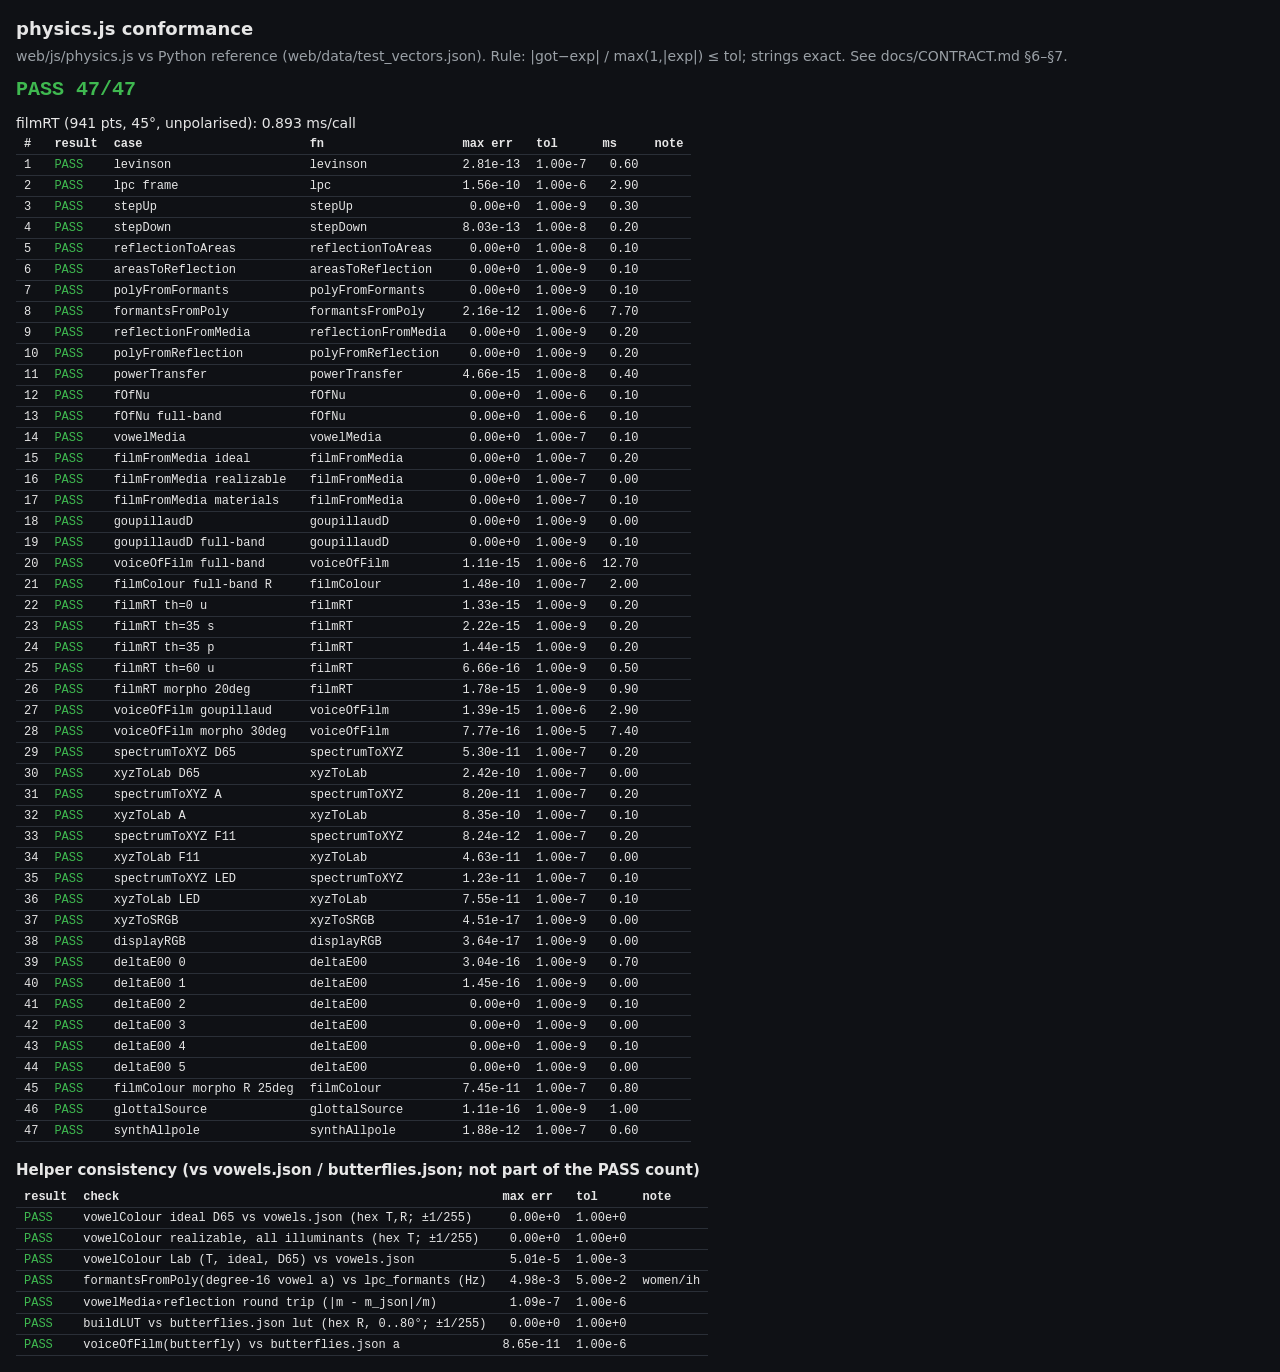
<file: web/tests.html>
<!doctype html>
<html lang="en">
<head>
<meta charset="utf-8">
<meta name="viewport" content="width=device-width, initial-scale=1">
<title>RUNNING</title>
<style>
  :root { --bg:#0f1115; --fg:#e6e6e6; --muted:#9aa0a6; --ok:#3fb950; --bad:#f85149; --line:#2a2f37; }
  body { background:var(--bg); color:var(--fg); font:14px/1.45 system-ui, sans-serif; margin:0; padding:16px; }
  h1 { font-size:18px; margin:0 0 4px; }
  p { color:var(--muted); margin:0 0 12px; }
  #summary { font:600 20px ui-monospace, monospace; margin:8px 0 12px; }
  #summary.ok { color:var(--ok); } #summary.bad { color:var(--bad); }
  .wrap { overflow-x:auto; }
  table { border-collapse:collapse; font:12px ui-monospace, monospace; min-width:640px; }
  th, td { border-bottom:1px solid var(--line); padding:3px 8px; text-align:left; white-space:nowrap; }
  td.num { text-align:right; }
  .pass { color:var(--ok); } .fail { color:var(--bad); font-weight:700; }
  h2 { font-size:15px; margin:18px 0 6px; }
</style>
</head>
<body>
<h1>physics.js conformance</h1>
<p>web/js/physics.js vs Python reference (web/data/test_vectors.json). Rule: |got−exp| / max(1,|exp|) ≤ tol; strings exact. See docs/CONTRACT.md §6–§7.</p>
<div id="summary">running…</div>
<div id="timing"></div>
<div class="wrap"><table id="cases"><thead><tr><th>#</th><th>result</th><th>case</th><th>fn</th><th>max err</th><th>tol</th><th>ms</th><th>note</th></tr></thead><tbody></tbody></table></div>
<h2>Helper consistency (vs vowels.json / butterflies.json; not part of the PASS count)</h2>
<div class="wrap"><table id="extra"><thead><tr><th>result</th><th>check</th><th>max err</th><th>tol</th><th>note</th></tr></thead><tbody></tbody></table></div>
<script type="module">
import * as P from "./js/physics.js";
import { runVectorCases, runExtraChecks, timeFilmRT } from "./js/physics_tests.js";

const fmt = (x) => (Number.isFinite(x) ? x.toExponential(2) : String(x));
const esc = (s) => String(s).replace(/[&<>]/g, (c) => ({ "&": "&amp;", "<": "&lt;", ">": "&gt;" }[c]));
const summary = document.getElementById("summary");
const getJSON = (u) => fetch(u).then((r) => { if (!r.ok) throw new Error(`${u}: HTTP ${r.status}`); return r.json(); });

try {
  await P.loadPhysicsData("data/");
  const vectors = await getJSON("data/test_vectors.json");
  const res = runVectorCases(P, vectors);
  const body = document.querySelector("#cases tbody");
  body.innerHTML = res.map((r, i) => `<tr><td>${i + 1}</td><td class="${r.pass ? "pass" : "fail"}">${r.pass ? "PASS" : "FAIL"}</td>
    <td>${esc(r.name)}</td><td>${esc(r.fn)}</td><td class="num">${fmt(r.err)}</td><td class="num">${fmt(r.tol)}</td>
    <td class="num">${r.ms.toFixed(2)}</td><td>${r.pass ? "" : esc(r.msg)}</td></tr>`).join("");
  const n = res.filter((r) => r.pass).length;
  const ok = n === res.length;
  summary.textContent = `${ok ? "PASS" : "FAIL"} ${n}/${res.length}`;
  summary.className = ok ? "ok" : "bad";
  document.title = ok ? "PASS" : "FAIL";

  let extra = [];
  try { extra = runExtraChecks(P, await getJSON("data/vowels.json"), await getJSON("data/butterflies.json")); }
  catch (e) { extra = [{ name: "extra checks", err: Infinity, tol: 0, pass: false, msg: e.message }]; }
  document.querySelector("#extra tbody").innerHTML = extra.map((r) => `<tr><td class="${r.pass ? "pass" : "fail"}">${r.pass ? "PASS" : "FAIL"}</td>
    <td>${esc(r.name)}</td><td class="num">${fmt(r.err)}</td><td class="num">${fmt(r.tol)}</td><td>${esc(r.msg || "")}</td></tr>`).join("");

  const b = (await getJSON("data/butterflies.json")).items[0];
  document.getElementById("timing").textContent = `filmRT (941 pts, 45°, unpolarised): ${timeFilmRT(P, b.n, b.d_nm, 300).toFixed(3)} ms/call`;
} catch (e) {
  summary.textContent = "FAIL (error: " + e.message + ")";
  summary.className = "bad";
  document.title = "FAIL";
  console.error(e);
}
</script>
</body>
</html>
</file>
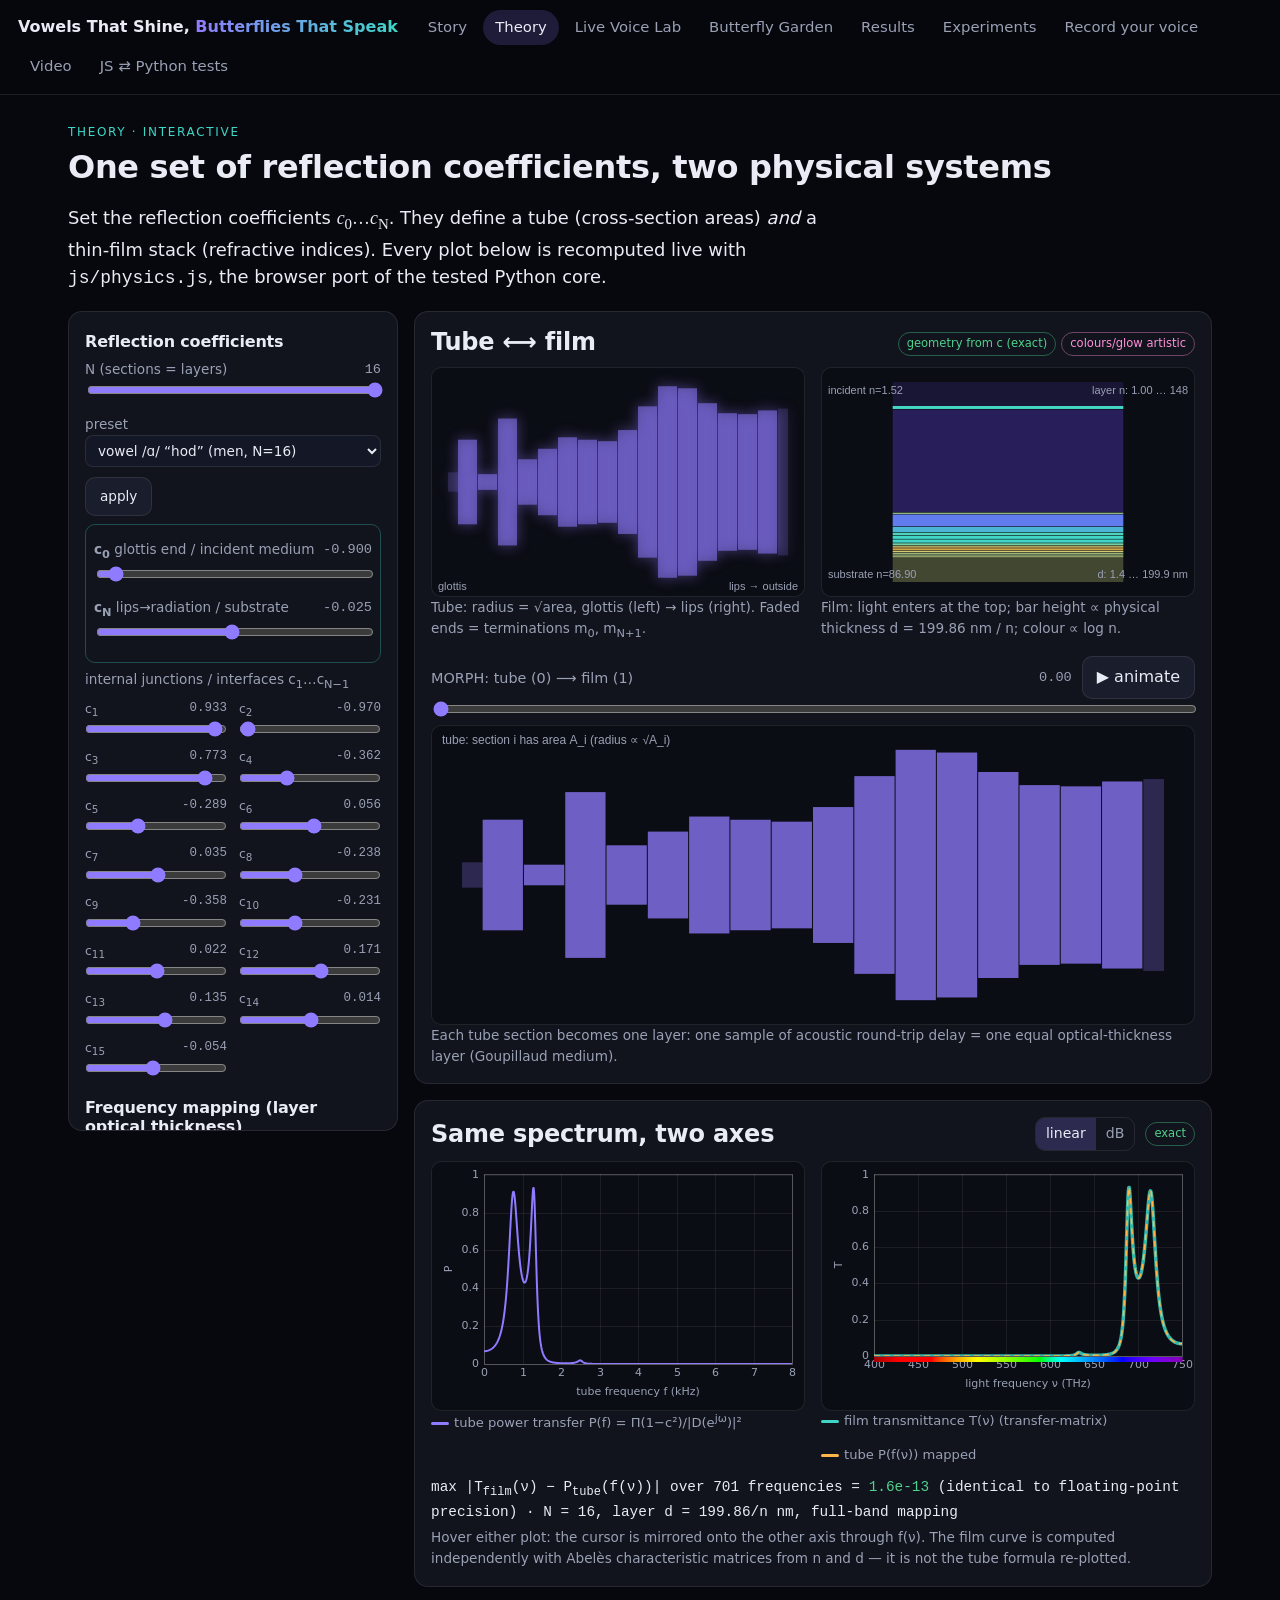
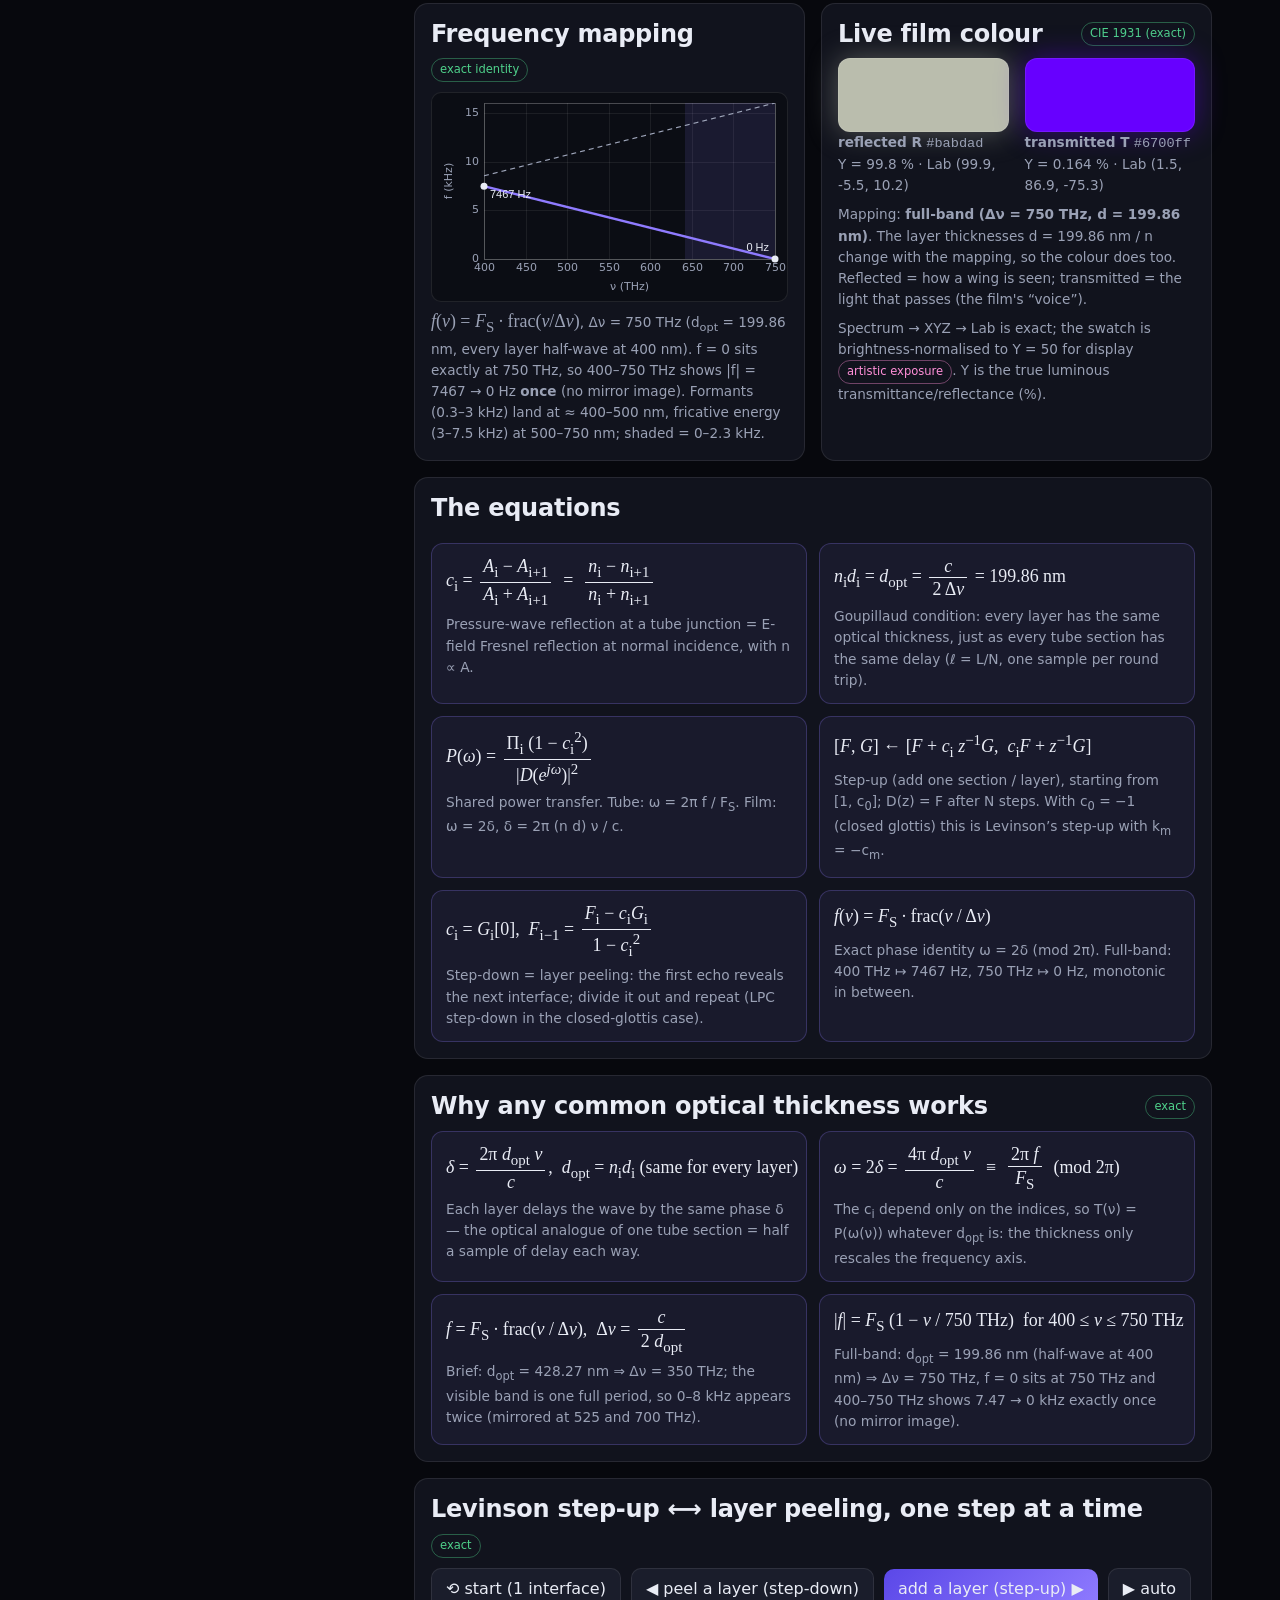
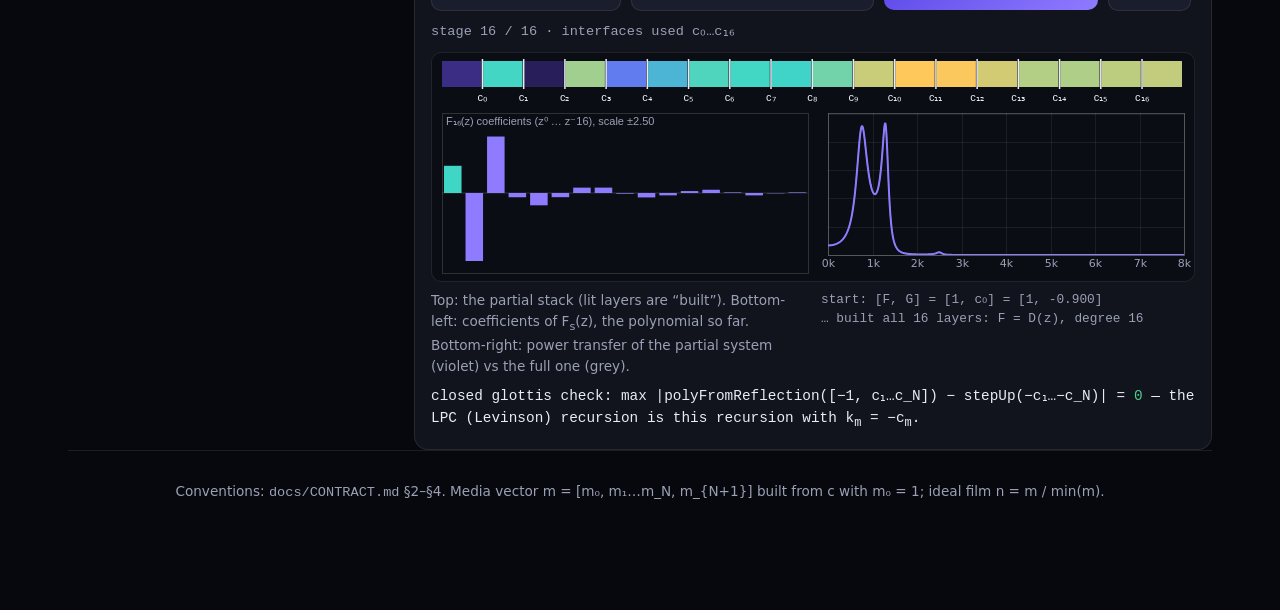
<file: web/theory.html>
<!doctype html>
<html lang="en">
<head>
<meta charset="utf-8">
<meta name="viewport" content="width=device-width, initial-scale=1">
<title>Tube–Film Theory</title>
<meta name="description" content="Interactive proof that a lossless tube and a Goupillaud thin-film stack share one transfer function.">
<link rel="stylesheet" href="css/site.css">
<style>
  .layout { display: grid; grid-template-columns: 330px minmax(0, 1fr); gap: 16px; align-items: start; }
  .ctl { position: sticky; top: 64px; max-height: calc(100vh - 80px); overflow-y: auto; }
  .ctl h3 { margin: 4px 0 8px; font-size: 1rem; }
  .ctl .field { margin: 8px 0; }
  .ctl .field > div { display: flex; justify-content: space-between; font-size: .85rem; color: var(--muted); }
  .coefs { display: grid; grid-template-columns: 1fr 1fr; gap: 2px 12px; }
  .coefs label { display: flex; justify-content: space-between; font-size: .78rem; }
  .coefs input { margin: 0 0 4px; }
  .end { border: 1px solid rgba(63,214,198,.3); border-radius: 10px; padding: 6px 8px; margin: 6px 0; }
  #cv-tube, #cv-film { height: 230px; }
  #cv-morph { height: 300px; }
  #cv-P, #cv-T { height: 250px; }
  #cv-map { height: 210px; }
  #cv-step { height: 230px; }
  .sw { width: 100%; height: 74px; border-radius: 12px; border: 1px solid var(--line); }
  .kv { font-size: .85rem; color: var(--muted); }
  .eqgrid { display: grid; grid-template-columns: repeat(auto-fill, minmax(320px, 1fr)); gap: 12px; }
  .eqgrid .eq p { margin: 6px 0 0; font-size: .86rem; color: var(--muted); }
  .check { font-family: var(--mono); font-size: .9rem; }
  .check .good { color: var(--ok); } .check .meh { color: var(--warn); }
  .seg { display: inline-flex; border: 1px solid var(--line); border-radius: 10px; overflow: hidden; }
  .seg button { appearance: none; border: 0; background: transparent; color: var(--muted); padding: 5px 10px; cursor: pointer; font: inherit; font-size: .88rem; }
  .seg button.on { background: rgba(143,123,255,0.22); color: var(--text); }
  .seg.vert { display: flex; flex-direction: column; width: 100%; }
  .seg.vert button { text-align: left; padding: 6px 10px; }
  .seg.vert button + button { border-top: 1px solid var(--line); }
  #step-log { font-family: var(--mono); font-size: .8rem; max-height: 140px; overflow-y: auto; white-space: pre-wrap; color: var(--muted); }
  @media (max-width: 980px) { .layout { grid-template-columns: 1fr; } .ctl { position: static; max-height: none; } }
</style>
</head>
<body>
<nav id="site-nav"></nav>
<main class="page">
  <p class="kicker">Theory · interactive</p>
  <h1 style="margin:0 0 8px">One set of reflection coefficients, two physical systems</h1>
  <p class="lead">Set the reflection coefficients <span class="math"><i>c</i><sub>0</sub>…<i>c</i><sub>N</sub></span>. They define a tube
    (cross-section areas) <em>and</em> a thin-film stack (refractive indices). Every plot below is recomputed live with
    <span class="mono">js/physics.js</span>, the browser port of the tested Python core.</p>

  <div class="layout section" style="margin-top:18px">
    <aside class="panel ctl" aria-label="Controls">
      <h3>Reflection coefficients</h3>
      <div class="field"><div><span>N (sections = layers)</span><span id="N-val" class="mono">16</span></div>
        <input type="range" id="N" min="4" max="16" step="1" value="16"></div>
      <div class="field"><div><span>preset</span></div>
        <div class="row">
          <select id="preset" style="flex:1">
            <option value="ah">vowel /ɑ/ “hod” (men, N=16)</option>
            <option value="iy">vowel /i/ “heed” (men, N=16)</option>
            <option value="uw">vowel /u/ “who’d” (men, N=16)</option>
            <option value="bragg">Bragg mirror (alternating ±0.4)</option>
            <option value="flat">no reflections (all 0)</option>
            <option value="random">random</option>
          </select>
          <button class="btn" id="apply">apply</button>
        </div></div>
      <div class="end">
        <div class="field"><div><span><b>c<sub>0</sub></b> glottis end / incident medium</span><span id="c0-val" class="mono"></span></div>
          <input type="range" id="c0" min="-0.99" max="0.99" step="0.001"></div>
        <div class="field"><div><span><b>c<sub>N</sub></b> lips→radiation / substrate</span><span id="cN-val" class="mono"></span></div>
          <input type="range" id="cN" min="-0.99" max="0.99" step="0.001"></div>
      </div>
      <div class="kv" style="margin:6px 0">internal junctions / interfaces c<sub>1</sub>…c<sub>N−1</sub></div>
      <div class="coefs" id="coefs"></div>
      <h3 style="margin-top:14px">Frequency mapping (layer optical thickness)</h3>
      <div class="field">
        <div class="seg vert" id="mapsel" role="group" aria-label="frequency mapping">
          <button data-v="brief">Brief (Δν = 350 THz, d = 428.27 nm)</button>
          <button data-v="full" class="on">Full-band (Δν = 750 THz, d = 199.86 nm)</button>
        </div>
        <div class="kv" style="margin-top:4px">Both are exact: only the common optical thickness n·d of the layers changes. URL: <span class="mono">?mapping=brief|full</span></div></div>
      <h3 style="margin-top:14px">Film</h3>
      <div class="field"><div><span>index mapping</span></div>
        <div class="seg" id="fmode"><button data-v="ideal" class="on">ideal n ∝ A (exact)</button><button data-v="realizable">realizable 1–2.5</button></div></div>
      <div class="field"><div><span>illuminant</span></div>
        <select id="ill"><option>D65</option><option>A</option><option>F11</option><option>LED</option></select></div>
    </aside>

    <div class="grid">
      <section class="panel">
        <div class="row" style="justify-content:space-between"><h2 style="margin:0">Tube ⟷ film</h2>
          <span><span class="badge exact">geometry from c (exact)</span> <span class="badge art">colours/glow artistic</span></span></div>
        <div class="split" style="margin-top:10px">
          <div><canvas class="plot" id="cv-tube"></canvas><div class="kv">Tube: radius = √area, glottis (left) → lips (right). Faded ends = terminations m<sub>0</sub>, m<sub>N+1</sub>.</div></div>
          <div><canvas class="plot" id="cv-film"></canvas><div class="kv">Film: light enters at the top; bar height ∝ physical thickness d = <span class="dopt">199.86</span> nm / n; colour ∝ log n.</div></div>
        </div>
        <div style="margin-top:14px">
          <div class="row" style="justify-content:space-between">
            <label for="morph">MORPH: tube (0) ⟶ film (1)</label>
            <div class="row"><span id="morph-val" class="mono kv">0.00</span><button class="btn" id="morph-play">▶ animate</button></div>
          </div>
          <input type="range" id="morph" min="0" max="1" step="0.001" value="0">
          <canvas class="plot" id="cv-morph"></canvas>
          <div class="kv">Each tube section becomes one layer: one sample of acoustic round-trip delay = one equal optical-thickness layer (Goupillaud medium).</div>
        </div>
      </section>

      <section class="panel">
        <div class="row" style="justify-content:space-between"><h2 style="margin:0">Same spectrum, two axes</h2>
          <span class="row"><span class="seg" id="scale"><button data-v="lin" class="on">linear</button><button data-v="db">dB</button></span><span class="badge exact">exact</span></span></div>
        <div class="split" style="margin-top:10px">
          <div><canvas class="plot" id="cv-P"></canvas>
            <div class="legend"><span><i style="background:#8f7bff"></i>tube power transfer P(f) = Π(1−c²)/|D(e<sup>jω</sup>)|²</span></div></div>
          <div><canvas class="plot" id="cv-T"></canvas>
            <div class="legend"><span><i style="background:#3fd6c6"></i>film transmittance T(ν) (transfer-matrix)</span><span><i style="background:#ffb547"></i>tube P(f(ν)) mapped</span></div></div>
        </div>
        <p class="check" id="iso-check" style="margin:10px 0 0"></p>
        <p class="kv" style="margin:4px 0 0">Hover either plot: the cursor is mirrored onto the other axis through f(ν). The film curve is computed independently
          with Abelès characteristic matrices from n and d — it is not the tube formula re-plotted.</p>
      </section>

      <section class="split">
        <div class="panel">
          <div class="row" style="justify-content:space-between"><h2 style="margin:0">Frequency mapping</h2><span class="badge exact">exact identity</span></div>
          <canvas class="plot" id="cv-map" style="margin-top:10px"></canvas>
          <p class="kv" style="margin:6px 0 0"><span class="math"><i>f</i>(<i>ν</i>) = <i>F</i><sub>S</sub> · frac(<i>ν</i>/Δ<i>ν</i>)</span>, <span id="map-cap"></span></p>
        </div>
        <div class="panel">
          <div class="row" style="justify-content:space-between"><h2 style="margin:0">Live film colour</h2><span class="badge exact">CIE 1931 (exact)</span></div>
          <div class="split" style="margin-top:10px">
            <div><div class="sw" id="sw-R"></div><div class="kv" id="kv-R"></div></div>
            <div><div class="sw" id="sw-T"></div><div class="kv" id="kv-T"></div></div>
          </div>
          <p class="kv" style="margin:8px 0 0" id="col-map"></p>
          <p class="kv" style="margin:8px 0 0">Spectrum → XYZ → Lab is exact; the swatch is brightness-normalised to Y = 50 for display <span class="badge art">artistic exposure</span>.
            Y is the true luminous transmittance/reflectance (%).</p>
        </div>
      </section>

      <section class="panel">
        <h2 style="margin-top:0">The equations</h2>
        <div class="eqgrid">
          <div class="eq"><span class="math"><i>c</i><sub>i</sub> = <span class="frac"><span><i>A</i><sub>i</sub> − <i>A</i><sub>i+1</sub></span><span><i>A</i><sub>i</sub> + <i>A</i><sub>i+1</sub></span></span>
            &nbsp;=&nbsp; <span class="frac"><span><i>n</i><sub>i</sub> − <i>n</i><sub>i+1</sub></span><span><i>n</i><sub>i</sub> + <i>n</i><sub>i+1</sub></span></span></span>
            <p>Pressure-wave reflection at a tube junction = E-field Fresnel reflection at normal incidence, with n ∝ A.</p></div>
          <div class="eq"><span class="math"><i>n</i><sub>i</sub><i>d</i><sub>i</sub> = <i>d</i><sub>opt</sub> = <span class="frac"><span><i>c</i></span><span>2 Δ<i>ν</i></span></span> = <span class="dopt">199.86</span> nm</span>
            <p>Goupillaud condition: every layer has the same optical thickness, just as every tube section has the same delay (ℓ = L/N, one sample per round trip).</p></div>
          <div class="eq"><span class="math"><i>P</i>(<i>ω</i>) = <span class="frac"><span>Π<sub>i</sub> (1 − <i>c</i><sub>i</sub><sup>2</sup>)</span><span>|<i>D</i>(<i>e</i><sup><i>jω</i></sup>)|<sup>2</sup></span></span></span>
            <p>Shared power transfer. Tube: ω = 2π f / F<sub>S</sub>. Film: ω = 2δ, δ = 2π (n d) ν / c.</p></div>
          <div class="eq"><span class="math">[<i>F</i>, <i>G</i>] ← [<i>F</i> + <i>c</i><sub>i</sub> <i>z</i><sup>−1</sup><i>G</i>,&nbsp; <i>c</i><sub>i</sub><i>F</i> + <i>z</i><sup>−1</sup><i>G</i>]</span>
            <p>Step-up (add one section / layer), starting from [1, c<sub>0</sub>]; D(z) = F after N steps. With c<sub>0</sub> = −1 (closed glottis) this is Levinson’s step-up with k<sub>m</sub> = −c<sub>m</sub>.</p></div>
          <div class="eq"><span class="math"><i>c</i><sub>i</sub> = <i>G</i><sub>i</sub>[0],&nbsp; <i>F</i><sub>i−1</sub> = <span class="frac"><span><i>F</i><sub>i</sub> − <i>c</i><sub>i</sub><i>G</i><sub>i</sub></span><span>1 − <i>c</i><sub>i</sub><sup>2</sup></span></span></span>
            <p>Step-down = layer peeling: the first echo reveals the next interface; divide it out and repeat (LPC step-down in the closed-glottis case).</p></div>
          <div class="eq"><span class="math"><i>f</i>(<i>ν</i>) = <i>F</i><sub>S</sub> · frac(<i>ν</i> / Δ<i>ν</i>)</span>
            <p id="eq-map">Exact phase identity ω = 2δ (mod 2π).</p></div>
        </div>
      </section>

      <section class="panel">
        <div class="row" style="justify-content:space-between"><h2 style="margin:0">Why any common optical thickness works</h2><span class="badge exact">exact</span></div>
        <div class="eqgrid" style="margin-top:10px">
          <div class="eq"><span class="math"><i>δ</i> = <span class="frac"><span>2π <i>d</i><sub>opt</sub> <i>ν</i></span><span><i>c</i></span></span>,&nbsp; <i>d</i><sub>opt</sub> = <i>n</i><sub>i</sub><i>d</i><sub>i</sub> (same for every layer)</span>
            <p>Each layer delays the wave by the same phase δ — the optical analogue of one tube section = half a sample of delay each way.</p></div>
          <div class="eq"><span class="math"><i>ω</i> = 2<i>δ</i> = <span class="frac"><span>4π <i>d</i><sub>opt</sub> <i>ν</i></span><span><i>c</i></span></span> &nbsp;≡&nbsp; <span class="frac"><span>2π <i>f</i></span><span><i>F</i><sub>S</sub></span></span> &nbsp;(mod 2π)</span>
            <p>The c<sub>i</sub> depend only on the indices, so T(ν) = P(ω(ν)) whatever d<sub>opt</sub> is: the thickness only rescales the frequency axis.</p></div>
          <div class="eq"><span class="math"><i>f</i> = <i>F</i><sub>S</sub> · frac(<i>ν</i> / Δ<i>ν</i>),&nbsp; Δ<i>ν</i> = <span class="frac"><span><i>c</i></span><span>2 <i>d</i><sub>opt</sub></span></span></span>
            <p>Brief: d<sub>opt</sub> = 428.27 nm ⇒ Δν = 350 THz; the visible band is one full period, so 0–8 kHz appears twice (mirrored at 525 and 700 THz).</p></div>
          <div class="eq"><span class="math">|<i>f</i>| = <i>F</i><sub>S</sub> (1 − <i>ν</i> / 750 THz) &nbsp;for 400 ≤ <i>ν</i> ≤ 750 THz</span>
            <p>Full-band: d<sub>opt</sub> = 199.86 nm (half-wave at 400 nm) ⇒ Δν = 750 THz, f = 0 sits at 750 THz and 400–750 THz shows 7.47 → 0 kHz exactly once (no mirror image).</p></div>
        </div>
      </section>

      <section class="panel">
        <div class="row" style="justify-content:space-between"><h2 style="margin:0">Levinson step-up ⟷ layer peeling, one step at a time</h2><span class="badge exact">exact</span></div>
        <div class="row" style="margin:10px 0">
          <button class="btn" id="st-reset">⟲ start (1 interface)</button>
          <button class="btn" id="st-down">◀ peel a layer (step-down)</button>
          <button class="btn primary" id="st-up">add a layer (step-up) ▶</button>
          <button class="btn" id="st-auto">▶ auto</button>
          <span class="mono kv" id="st-label"></span>
        </div>
        <canvas class="plot" id="cv-step"></canvas>
        <div class="split" style="margin-top:8px">
          <div class="kv">Top: the partial stack (lit layers are “built”). Bottom-left: coefficients of F<sub>s</sub>(z), the polynomial so far.
            Bottom-right: power transfer of the partial system (violet) vs the full one (grey).</div>
          <div id="step-log"></div>
        </div>
        <p class="check" id="lpc-check" style="margin:8px 0 0"></p>
      </section>
    </div>
  </div>
  <footer class="site">Conventions: <span class="mono">docs/CONTRACT.md</span> §2–§4. Media vector m = [m₀, m₁…m_N, m_{N+1}] built from c with m₀ = 1; ideal film n = m / min(m).</footer>
</main>
<script type="module" src="js/nav.js"></script>
<script type="module" src="js/theory.js"></script>
</body>
</html>
</file>
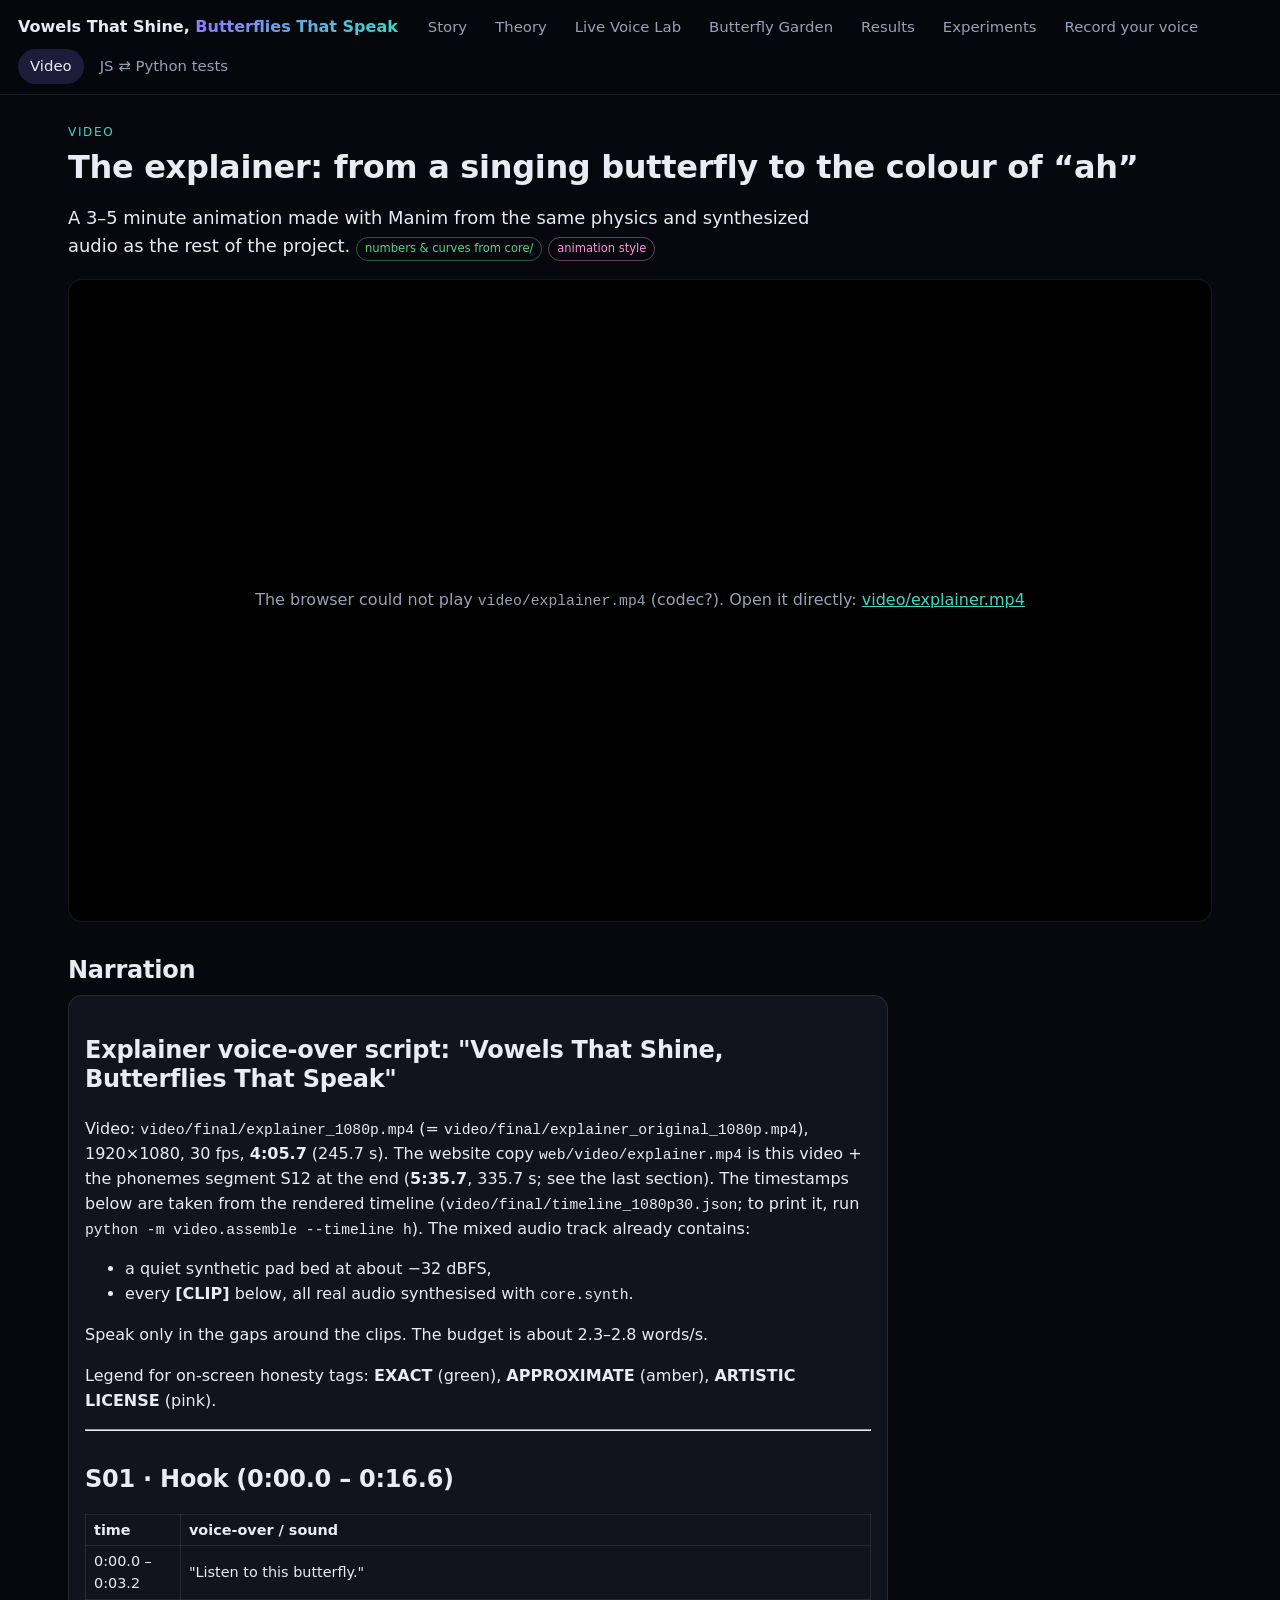
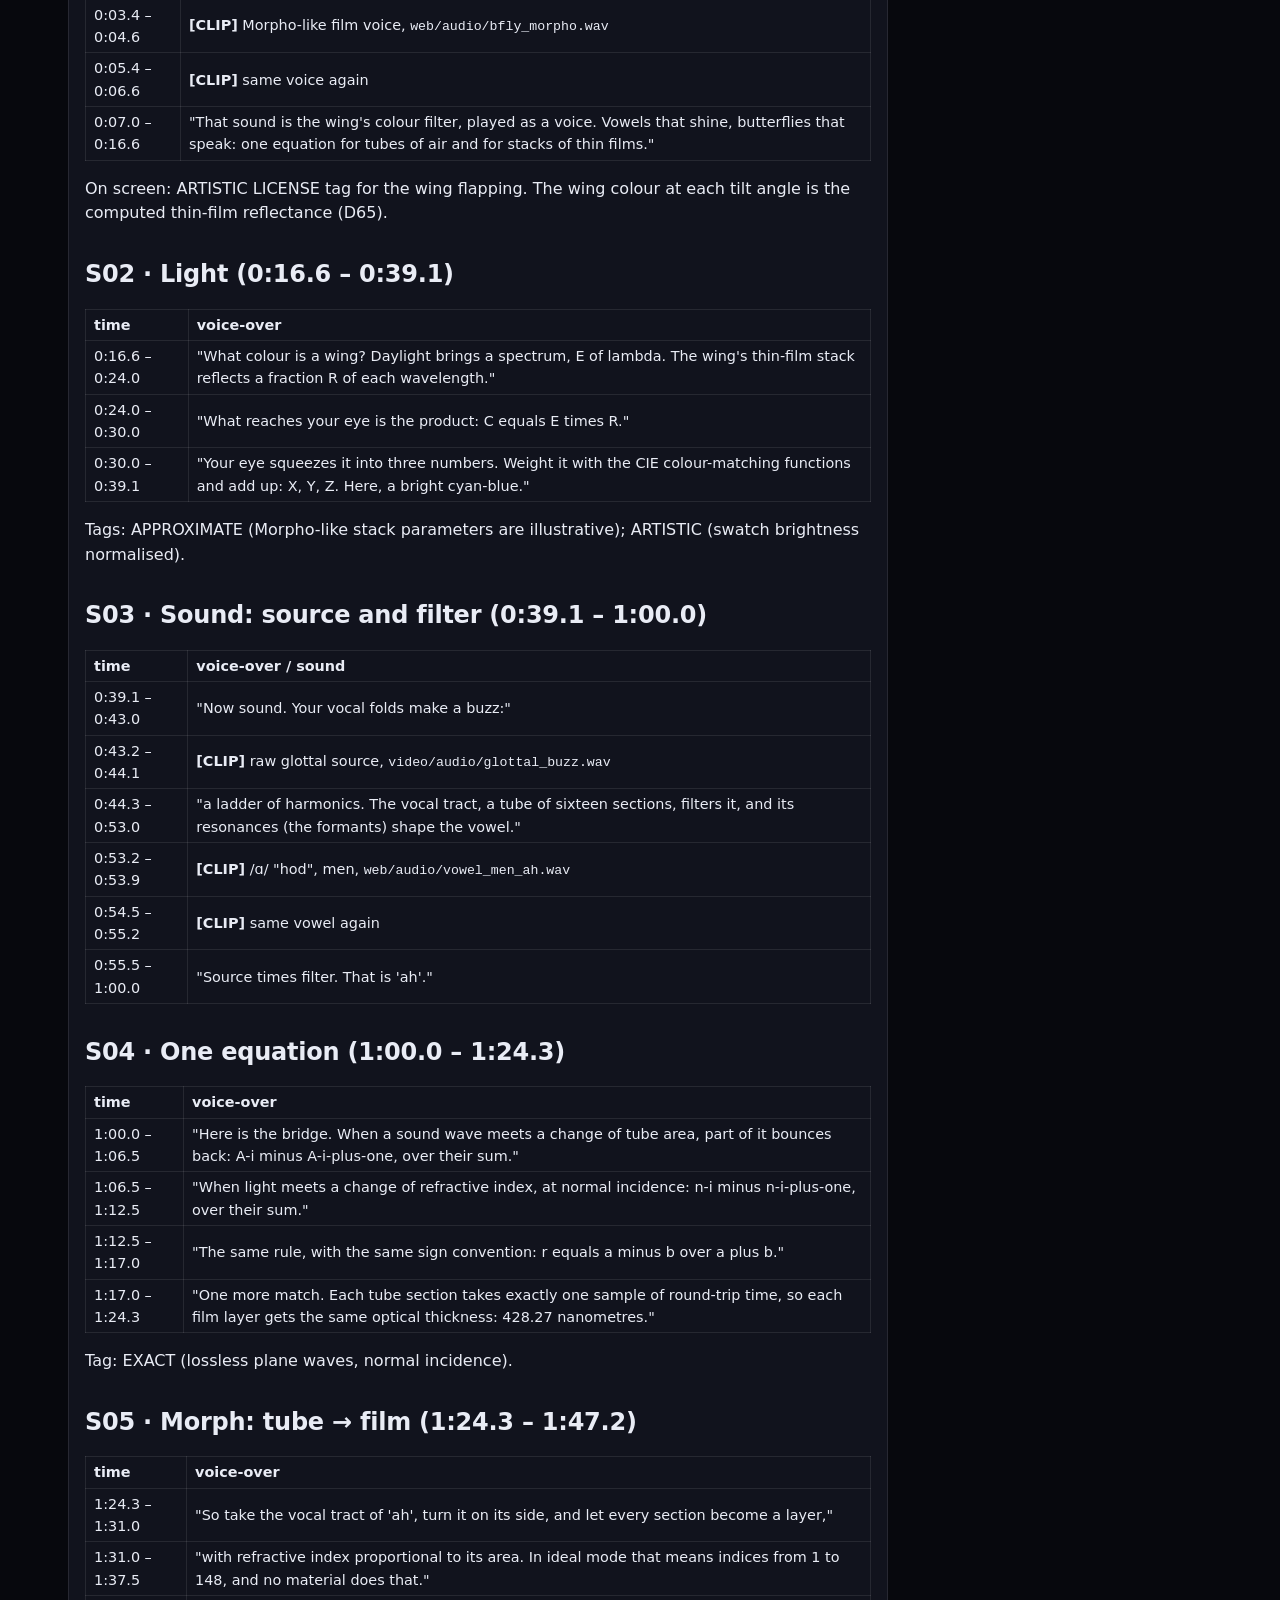
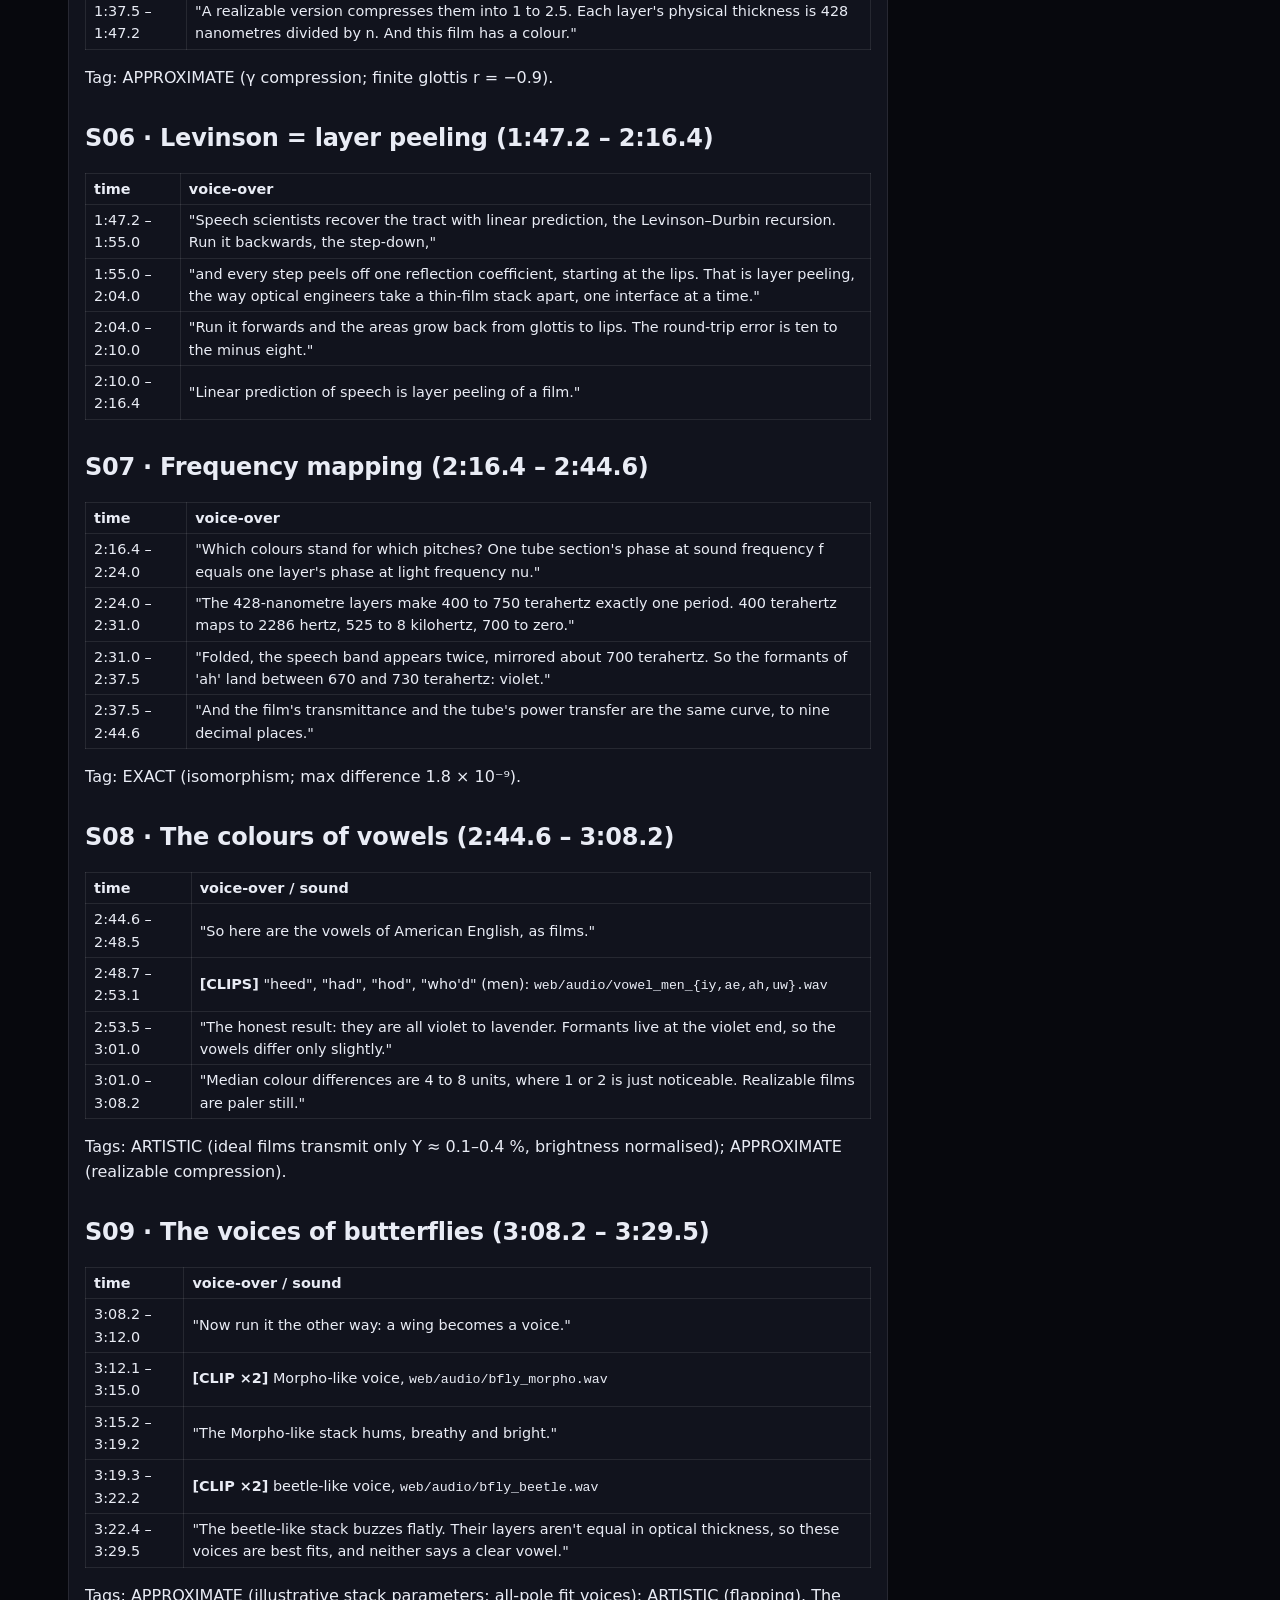
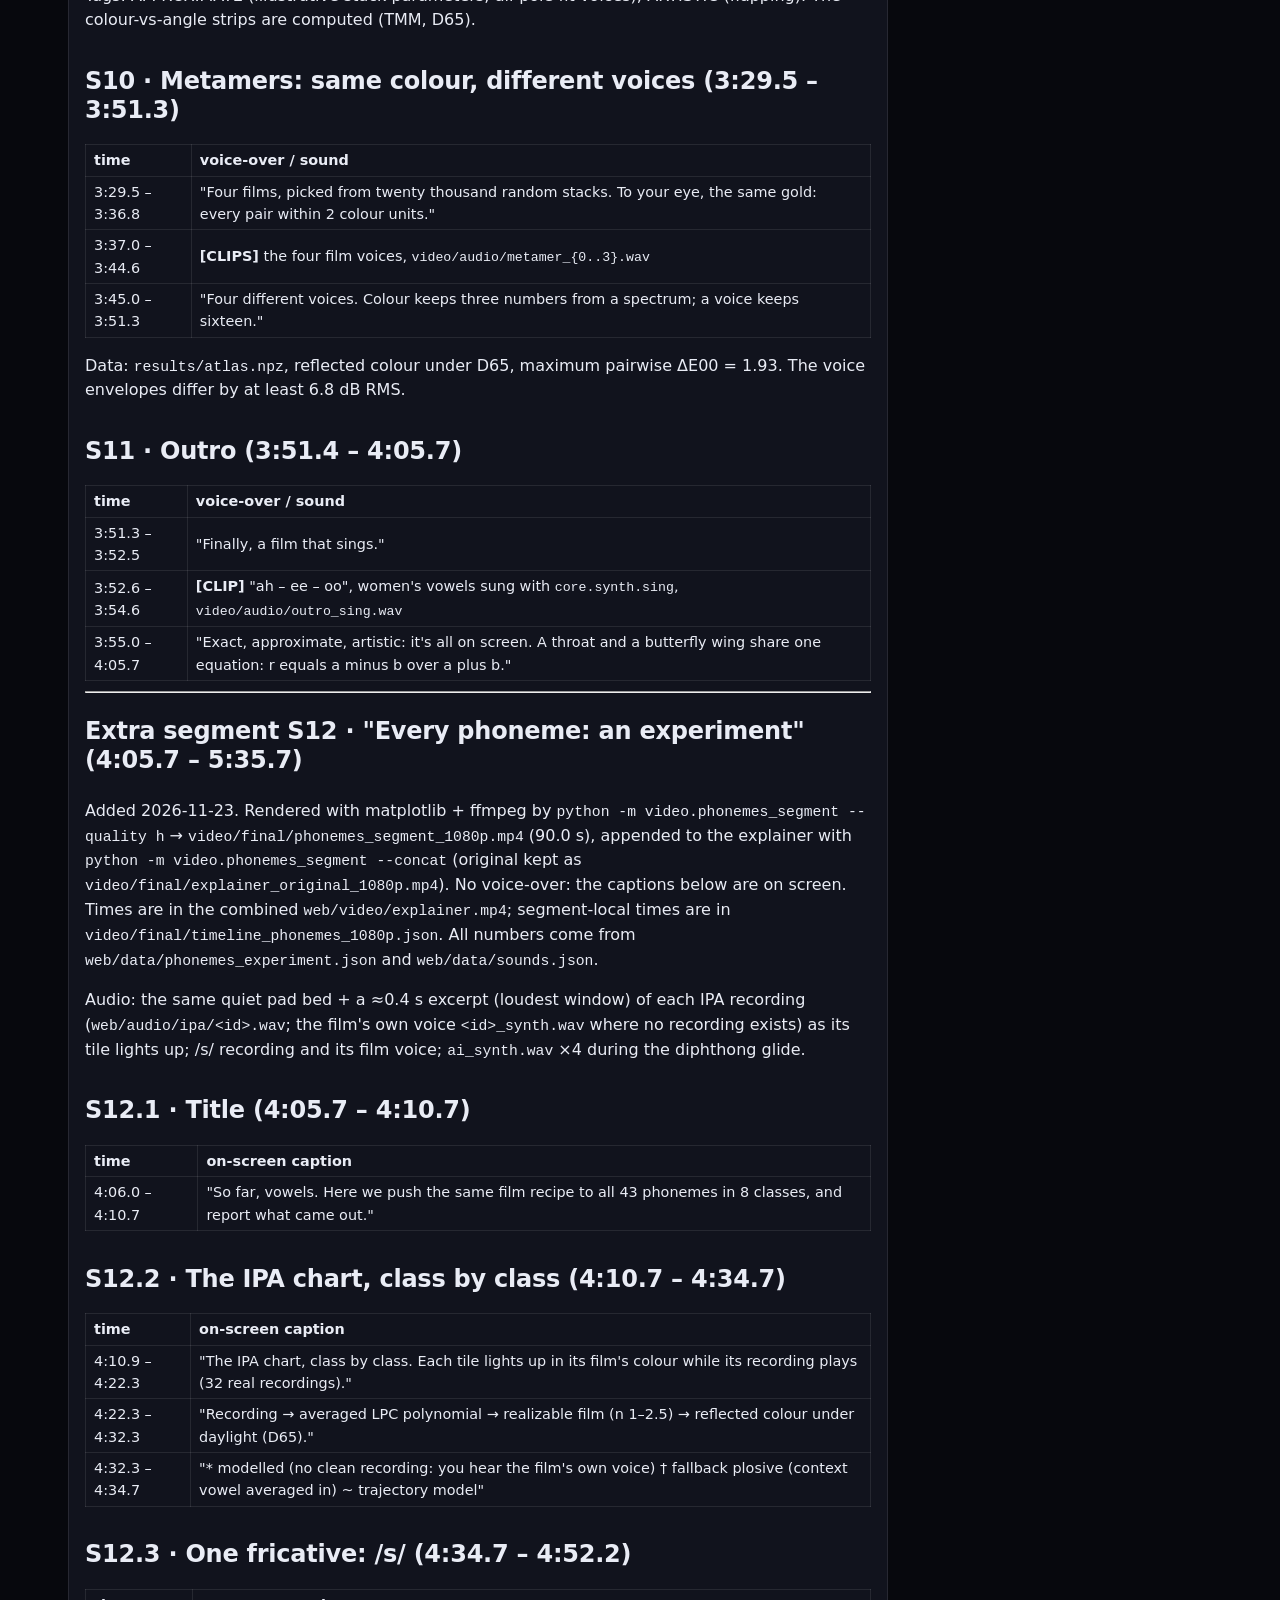
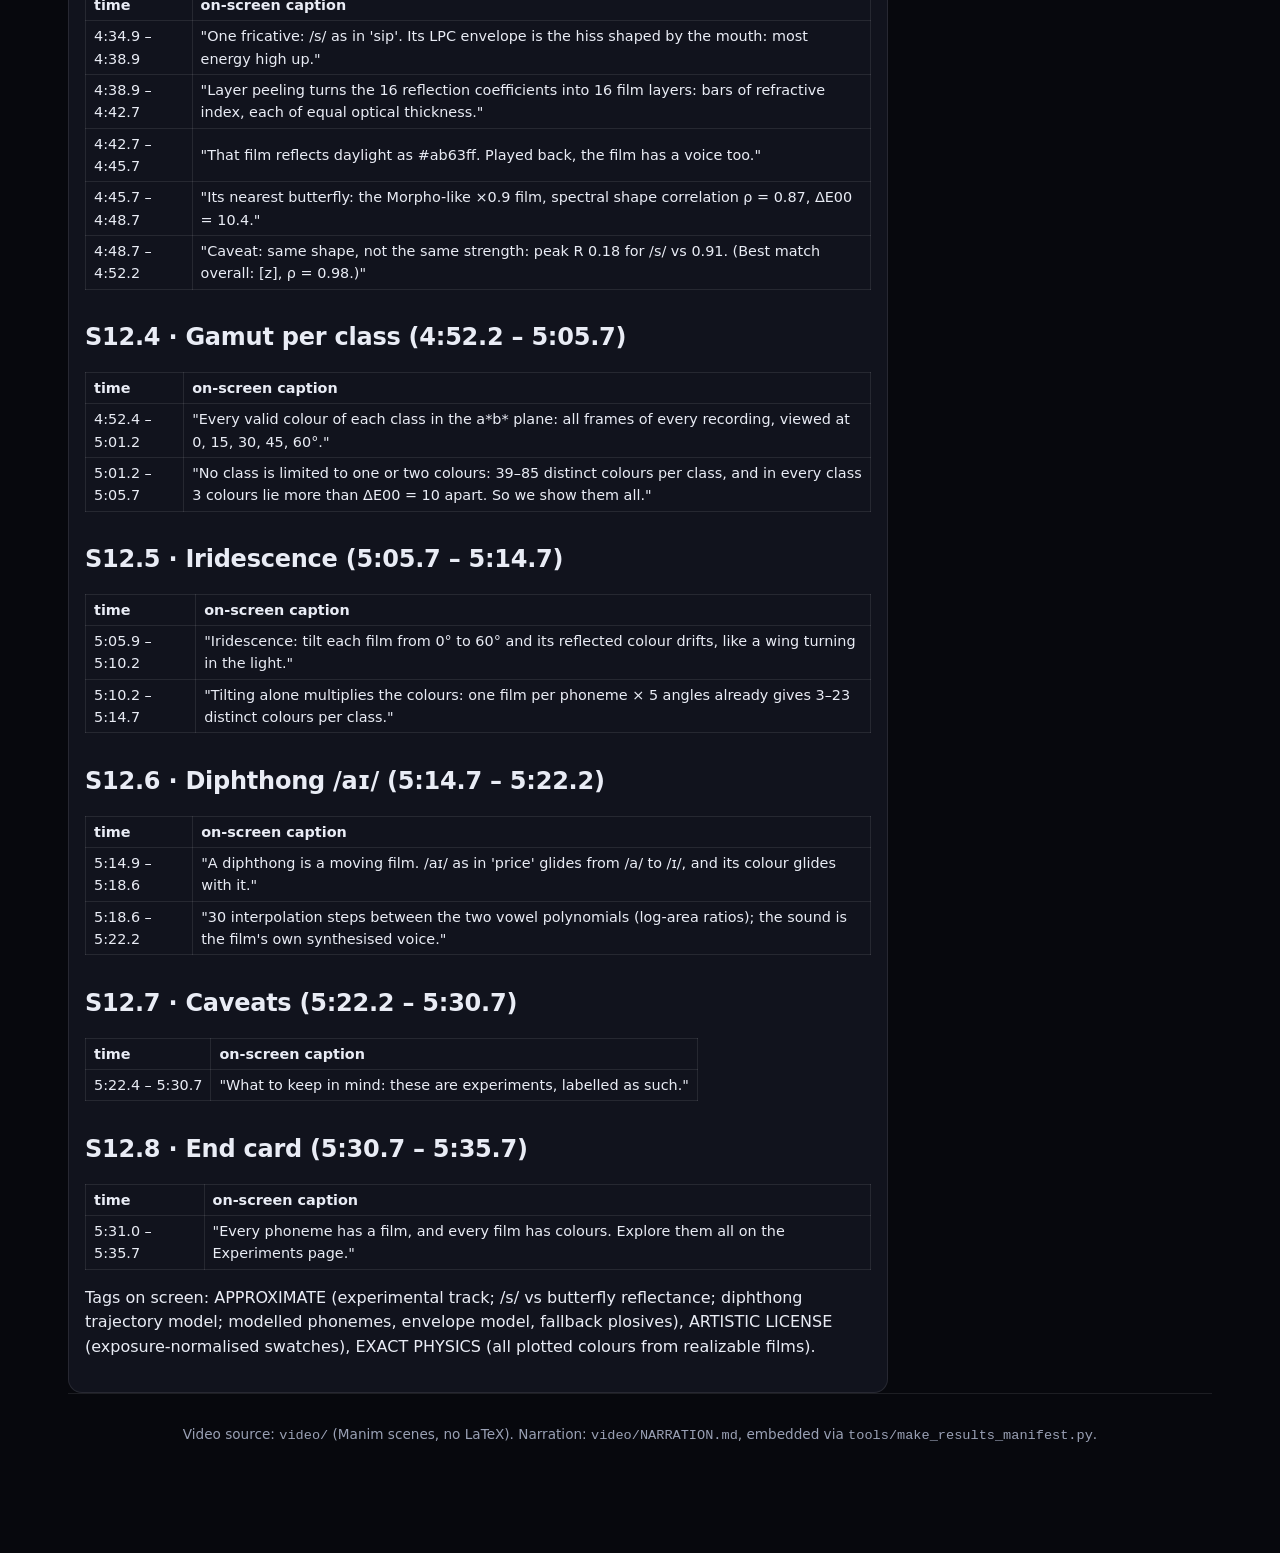
<file: web/video.html>
<!doctype html>
<html lang="en">
<head>
<meta charset="utf-8">
<meta name="viewport" content="width=device-width, initial-scale=1">
<title>Explainer Video</title>
<meta name="description" content="Animated explainer (Manim) with its narration script.">
<link rel="stylesheet" href="css/site.css">
<style>
  .player { background: #000; border: 1px solid var(--line); border-radius: var(--radius); overflow: hidden; aspect-ratio: 16 / 9; display: grid; place-items: center; }
  .player video { width: 100%; height: 100%; display: block; background: #000; }
  .player .empty { border: 0; }
  #narration.prose h1 { font-size: 1.5rem; }
  #narration.prose h2, #narration.prose h3 { margin-top: 1.4em; }
</style>
</head>
<body>
<nav id="site-nav"></nav>
<main class="page">
  <p class="kicker">Video</p>
  <h1 style="margin:0 0 8px">The explainer: from a singing butterfly to the colour of “ah”</h1>
  <p class="lead">A 3–5 minute animation made with Manim from the same physics and synthesized audio as the rest of the project.
    <span class="badge exact">numbers &amp; curves from core/</span> <span class="badge art">animation style</span></p>
  <div class="player" id="player"><div class="empty">Checking for <code>video/explainer.mp4</code>…</div></div>
  <p class="muted" id="vmeta" style="font-size:.85rem"></p>

  <section class="section">
    <h2>Narration</h2>
    <article class="prose panel" id="narration"><div class="empty">Loading narration…</div></article>
  </section>
  <footer class="site">Video source: <span class="mono">video/</span> (Manim scenes, no LaTeX). Narration: <span class="mono">video/NARRATION.md</span>, embedded via <span class="mono">tools/make_results_manifest.py</span>.</footer>
</main>
<script type="module" src="js/nav.js"></script>
<script type="module" src="js/video.js"></script>
</body>
</html>
</file>
<file: web/css/site.css>
/* Shared design system for every page. Dark, luminous, "lab at night". */
:root {
  --bg: #07080d;
  --bg-2: #0e1018;
  --panel: rgba(20, 23, 34, 0.82);
  --line: rgba(255, 255, 255, 0.09);
  --text: #e9ecf5;
  --muted: #9aa1b5;
  --accent: #8f7bff;     /* violet: where vowels actually live (CONTRACT §7b) */
  --accent-2: #3fd6c6;   /* morpho teal */
  --warn: #ffb547;
  --ok: #4fd18b;
  --bad: #ff6b6b;
  --radius: 14px;
  --font: "Segoe UI", system-ui, -apple-system, Roboto, sans-serif;
  --mono: "Cascadia Code", Consolas, ui-monospace, monospace;
}
* { box-sizing: border-box; }
html, body { margin: 0; background: var(--bg); color: var(--text); font-family: var(--font); line-height: 1.55; }
a { color: var(--accent-2); }
h1, h2, h3 { line-height: 1.2; letter-spacing: -0.01em; }
code, pre { font-family: var(--mono); font-size: 0.92em; }

/* top navigation (injected by js/nav.js into <nav id="site-nav">) */
#site-nav { position: sticky; top: 0; z-index: 50; display: flex; gap: 4px; align-items: center; flex-wrap: wrap;
  padding: 10px 18px; background: rgba(7, 8, 13, 0.85); backdrop-filter: blur(10px); border-bottom: 1px solid var(--line); }
#site-nav .brand { font-weight: 700; margin-right: 14px; color: var(--text); text-decoration: none; white-space: nowrap; }
#site-nav .brand span { background: linear-gradient(90deg, var(--accent), var(--accent-2)); -webkit-background-clip: text; background-clip: text; color: transparent; }
#site-nav a.tab { color: var(--muted); text-decoration: none; padding: 6px 12px; border-radius: 999px; font-size: 0.93rem; }
#site-nav a.tab:hover { color: var(--text); background: var(--line); }
#site-nav a.tab.active { color: var(--text); background: rgba(143, 123, 255, 0.18); }

.page { max-width: 1180px; margin: 0 auto; padding: 28px 18px 80px; }
.panel { background: var(--panel); border: 1px solid var(--line); border-radius: var(--radius); padding: 16px; }
.grid { display: grid; gap: 16px; }
.btn { appearance: none; border: 1px solid var(--line); background: #1a1d2b; color: var(--text); padding: 8px 14px;
  border-radius: 10px; cursor: pointer; font: inherit; }
.btn:hover { border-color: var(--accent); }
.btn.primary { background: linear-gradient(135deg, #5b48e8, #8f7bff); border: none; }
.badge { display: inline-block; font-size: 0.72rem; padding: 2px 8px; border-radius: 999px; border: 1px solid var(--line); color: var(--muted); }
.badge.exact { color: var(--ok); border-color: rgba(79, 209, 139, 0.4); }
.badge.approx { color: var(--warn); border-color: rgba(255, 181, 71, 0.4); }
.badge:empty { display: none; }
.badge.art { color: #ff8fd8; border-color: rgba(255, 143, 216, 0.4); }
label { color: var(--muted); font-size: 0.9rem; }
input[type=range] { accent-color: var(--accent); width: 100%; }
select, input[type=text], input[type=number] { background: #141725; color: var(--text); border: 1px solid var(--line); border-radius: 8px; padding: 6px 8px; font: inherit; }
.muted { color: var(--muted); }
footer.site { text-align: center; color: var(--muted); font-size: 0.85rem; padding: 30px 10px; border-top: 1px solid var(--line); }
@media (max-width: 720px) { #site-nav .brand { width: 100%; } }

/* ---- shared content components (added by A6; additive only, existing classes unchanged) ---- */
.lead { font-size: 1.12rem; color: var(--text); max-width: 760px; }
.kicker { text-transform: uppercase; letter-spacing: 0.14em; font-size: 0.75rem; color: var(--accent-2); margin: 0 0 6px; }
.hero { position: relative; display: grid; grid-template-columns: minmax(0, 1.05fr) minmax(0, 1fr); gap: 28px; align-items: center; padding: 18px 0 8px; }
.hero h1 { font-size: clamp(2rem, 4.6vw, 3.4rem); margin: 0 0 12px; }
.hero h1 .glow { background: linear-gradient(90deg, #b7a8ff, var(--accent), var(--accent-2)); -webkit-background-clip: text; background-clip: text; color: transparent; }
.cards { display: grid; grid-template-columns: repeat(auto-fill, minmax(230px, 1fr)); gap: 14px; }
.card { display: block; text-decoration: none; color: var(--text); background: var(--panel); border: 1px solid var(--line); border-radius: var(--radius); padding: 16px; transition: border-color .15s, transform .15s; }
.card:hover { border-color: var(--accent); transform: translateY(-2px); }
.card h3 { margin: 0 0 6px; font-size: 1.05rem; }
.card p { margin: 0; color: var(--muted); font-size: 0.92rem; }
.row { display: flex; gap: 10px; flex-wrap: wrap; align-items: center; }
.split { display: grid; grid-template-columns: repeat(2, minmax(0, 1fr)); gap: 16px; }
.stat { background: rgba(255,255,255,0.03); border: 1px solid var(--line); border-radius: 12px; padding: 10px 12px; }
.stat .v { font-size: 1.35rem; font-weight: 650; font-variant-numeric: tabular-nums; }
.stat .k { color: var(--muted); font-size: 0.82rem; }
.stats { display: grid; grid-template-columns: repeat(auto-fill, minmax(190px, 1fr)); gap: 10px; }
.section { margin-top: 34px; }
.section > h2 { margin: 0 0 10px; }
.note { border-left: 3px solid var(--warn); background: rgba(255,181,71,0.06); padding: 10px 14px; border-radius: 0 10px 10px 0; }
.empty { border: 1px dashed var(--line); border-radius: var(--radius); padding: 22px; color: var(--muted); text-align: center; }
canvas.plot { display: block; width: 100%; background: #0b0d14; border: 1px solid var(--line); border-radius: 10px; }
.legend { display: flex; gap: 14px; flex-wrap: wrap; font-size: 0.82rem; color: var(--muted); }
.legend i { display: inline-block; width: 18px; height: 3px; vertical-align: middle; margin-right: 5px; border-radius: 2px; }
.mono { font-family: var(--mono); font-variant-numeric: tabular-nums; }
/* math without LaTeX: inline fractions */
.math { font-family: "Cambria Math", "Times New Roman", serif; font-size: 1.12rem; white-space: nowrap; }
.math i { font-style: italic; }
.frac { display: inline-flex; flex-direction: column; vertical-align: middle; text-align: center; margin: 0 3px; line-height: 1.15; }
.frac > span:first-child { border-bottom: 1px solid currentColor; padding: 0 3px 1px; }
.frac > span:last-child { padding: 1px 3px 0; }
.eq { background: rgba(143,123,255,0.07); border: 1px solid rgba(143,123,255,0.25); border-radius: 12px; padding: 12px 14px; overflow-x: auto; }
.prose { max-width: 820px; }
.prose img { max-width: 100%; border-radius: 10px; border: 1px solid var(--line); background: #fff; }
.prose table { border-collapse: collapse; margin: 10px 0; font-size: 0.9rem; display: block; overflow-x: auto; }
.prose th, .prose td { border: 1px solid var(--line); padding: 4px 8px; text-align: left; }
.prose pre { background: #0b0d14; border: 1px solid var(--line); border-radius: 10px; padding: 10px; overflow-x: auto; }
.prose blockquote { margin: 10px 0; padding: 4px 14px; border-left: 3px solid var(--accent); color: var(--muted); }
@media (max-width: 860px) { .hero, .split { grid-template-columns: 1fr; } }

/* ---- Story page: "Every sound has a colour" (sounds.json, CONTRACT §7c) and R/T colour pairs ---- */
.pair { display: flex; justify-content: center; gap: 4px; }
.pair i { display: block; width: 34px; height: 34px; border-radius: 50%; font-style: normal; font-size: .62rem; line-height: 34px;
  text-align: center; color: rgba(0,0,0,.55); border: 1px solid rgba(255,255,255,.12); }
.pair.big i { width: 64px; height: 64px; line-height: 64px; font-size: .8rem; }
.snd-h { margin: 16px 0 8px; font-size: 1rem; color: var(--muted); font-weight: 600; }
.snd-strip { height: 8px; border-radius: 4px; margin-top: 6px; border: 1px solid var(--line); }
.snd-strip.wide { height: 16px; border-radius: 8px; margin: 8px 0 4px; }
.snd-detail { display: flex; gap: 16px; align-items: center; padding: 10px 12px; margin-bottom: 4px;
  border: 1px solid var(--line); border-radius: var(--radius); background: rgba(255,255,255,0.02); min-height: 90px; }
.snd-detail .snd-info { flex: 1; min-width: 0; font-size: .92rem; }
.snd-detail .empty { flex: 1; }
@media (max-width: 600px) { .snd-detail { flex-direction: column; align-items: stretch; } }
</file>
<file: web/css/garden.css>
/* Butterfly Garden layout (uses tokens from site.css). */
body.garden-page { overflow: hidden; }
.garden-wrap { display: grid; grid-template-columns: 310px 1fr 350px; height: calc(100vh - 53px); }
.gpanel { border-radius: 0; border-top: none; border-bottom: none; overflow-y: auto; padding: 12px 14px 40px; }
#controls { border-left: none; }
#info { border-right: none; }
.gpanel h2 { margin: 2px 0 4px; font-size: 1.2rem; }
.gpanel h3 { margin: 4px 0 6px; font-size: 1.05rem; }
.gpanel h4 { margin: 14px 0 4px; font-size: 0.88rem; font-weight: 600; }
.small { font-size: 0.8rem; }
.hidden { display: none !important; }
details { border-top: 1px solid var(--line); padding: 8px 0; }
details > summary { cursor: pointer; font-weight: 600; font-size: 0.93rem; margin-bottom: 6px; }
.row { display: flex; flex-wrap: wrap; gap: 6px; align-items: center; margin: 6px 0; }
.row label { flex: 1 1 auto; }
.row input[type=text] { flex: 1 1 120px; min-width: 0; }
.row input[type=range] { flex: 1 1 100%; }
.row select { flex: 1 1 140px; min-width: 0; max-width: 100%; }
.btn.sm { padding: 4px 9px; font-size: 0.85rem; }
.chips { display: flex; flex-wrap: wrap; gap: 5px; margin: 6px 0; }
.chip { font-size: 0.78rem; padding: 3px 8px; border-radius: 999px; border: 1px solid var(--line); background: #141725; cursor: pointer; color: var(--text); }
.chip.on { border-color: var(--accent-2); }
.chip .dot { display: inline-block; width: 9px; height: 9px; border-radius: 50%; margin-right: 4px; vertical-align: -1px; }
.chip.now { box-shadow: 0 0 0 2px var(--accent); }
.swatches { display: grid; grid-template-columns: repeat(8, 1fr); gap: 4px; margin: 6px 0; }
.swatches button { height: 22px; border-radius: 5px; border: 1px solid var(--line); cursor: pointer; padding: 0; }
.swatches button:hover { outline: 2px solid var(--accent-2); }
.lineage { display: flex; flex-wrap: wrap; gap: 2px; min-height: 18px; margin: 6px 0; }
.lineage span { width: 14px; height: 18px; border-radius: 3px; cursor: pointer; border: 1px solid rgba(255,255,255,0.08); }
.meta { display: grid; grid-template-columns: 22px 1fr auto; gap: 6px; align-items: center; padding: 5px; border-radius: 8px; border: 1px solid var(--line); margin: 4px 0; font-size: 0.8rem; cursor: pointer; }
.meta:hover { border-color: var(--accent); }
.meta .sw { width: 22px; height: 22px; }
.sw { display: inline-block; width: 16px; height: 16px; border-radius: 4px; border: 1px solid var(--line); vertical-align: -3px; }
.kv { display: grid; grid-template-columns: 96px 1fr; gap: 4px 8px; font-size: 0.85rem; margin: 8px 0; }
.kv > div:nth-child(odd) { color: var(--muted); }
#info canvas { width: 100%; height: auto; background: #0b0d16; border: 1px solid var(--line); border-radius: 8px; }
#bBadges .badge { margin: 0 4px 4px 0; }
.legend ul { padding-left: 16px; margin: 4px 0; }
.legend li { margin: 4px 0; }

#stage { position: relative; min-width: 0; min-height: 0; }
#gl { display: block; width: 100%; height: 100%; }
#hud { position: absolute; left: 10px; top: 10px; display: flex; flex-wrap: wrap; gap: 6px; pointer-events: none; }
#hud .badge { background: rgba(7, 8, 13, 0.7); }
#hint { position: absolute; bottom: 10px; left: 50%; transform: translateX(-50%); color: var(--muted); font-size: 0.8rem;
  background: rgba(7, 8, 13, 0.6); padding: 4px 12px; border-radius: 999px; pointer-events: none; }
#loading { position: absolute; inset: 0; display: grid; place-items: center; color: var(--muted); background: rgba(4, 5, 10, 0.6); }

@media (max-width: 1100px) {
  body.garden-page { overflow: auto; }
  .garden-wrap { grid-template-columns: 1fr; height: auto; }
  #stage { height: 62vh; order: -1; }
  .gpanel { overflow: visible; border: 1px solid var(--line); }
}
</file>
<file: web/css/lab.css>
/* Live Voice Lab (lab.html) — page-specific styles on top of site.css tokens. */
.lab .lab-head h1 { margin: 6px 0 4px; }
.lab .lab-head p { margin: 0 0 16px; max-width: 900px; }
.lab .mono { font-family: var(--mono); }
.lab .tiny { font-size: 0.8rem; line-height: 1.45; }
.lab .panel { margin-bottom: 16px; }
.lab .panel-title { display: flex; flex-wrap: wrap; gap: 8px; align-items: center; margin-bottom: 10px; font-weight: 600; }
.lab .panel-title > span:first-child { margin-right: auto; }

.lab .controls .ctl-group, .lab .paint .ctl-group { display: flex; flex-wrap: wrap; gap: 8px 10px; align-items: center; margin-bottom: 10px; }
.lab .controls input[type=range] { width: 120px; }
.lab .sep { width: 1px; height: 26px; background: var(--line); margin: 0 4px; }
.lab .chk { display: inline-flex; gap: 4px; align-items: center; cursor: pointer; }
.lab .btn:disabled { opacity: 0.45; cursor: default; }
.lab .btn.small { padding: 4px 10px; font-size: 0.85rem; }
.lab .btn.rec-on { border-color: var(--bad); color: var(--bad); }
.lab .status { font-size: 0.9rem; min-height: 1.4em; }
.lab .status.live { color: var(--ok); }
.lab .status.err { color: var(--bad); }

.lab .lab-main { display: grid; grid-template-columns: minmax(0, 2.1fr) minmax(260px, 1fr); gap: 16px; }
.lab .side .panel:last-child { margin-bottom: 0; }
.lab .stage-wrap { margin-bottom: 0; }
.lab .stage { position: relative; height: 560px; border-radius: 10px; overflow: hidden; background: #000; }
.lab .stage canvas { display: block; width: 100%; height: 100%; }
.lab .stage-ui { position: absolute; top: 10px; left: 10px; display: flex; gap: 6px; align-items: center; }
.lab .stage-ui .btn { background: rgba(26, 29, 43, 0.75); }
.lab .stage-note { position: absolute; bottom: 8px; right: 12px; font-size: 0.75rem; color: var(--muted); pointer-events: none; }

.lab .swatch-row { display: flex; gap: 12px; align-items: stretch; }
.lab .swatch { width: 92px; min-height: 92px; border-radius: 12px; border: 1px solid var(--line); background: #111;
  transition: background-color 60ms linear, opacity 120ms linear; flex: none; }
.lab .readout { font-size: 0.8rem; line-height: 1.5; white-space: pre; overflow-x: auto; }
.lab .small-canvas { width: 100%; height: 120px; display: block; }
.lab .gate-canvas { height: 64px; }

.lab .lab-row { display: grid; grid-template-columns: minmax(0, 1fr) minmax(0, 1fr); gap: 16px; margin-top: 16px; }
.lab .plot { width: 100%; height: 360px; display: block; }
.lab .iso-read { font-size: 0.82rem; margin-top: 6px; }
.lab .iso-read .ok { color: var(--ok); }
.lab .iso-read .warn { color: var(--warn); }

.lab .strip { width: 100%; height: 110px; display: block; border-radius: 8px; background: var(--bg); border: 1px solid var(--line); }
.lab .explain ol { padding-left: 20px; margin: 0; }
.lab .explain li { margin-bottom: 8px; }
.lab .explain h2 { margin-top: 0; font-size: 1.15rem; }

@media (max-width: 980px) {
  .lab .lab-main, .lab .lab-row { grid-template-columns: minmax(0, 1fr); }
  .lab .stage { height: 420px; }
}
</file>
